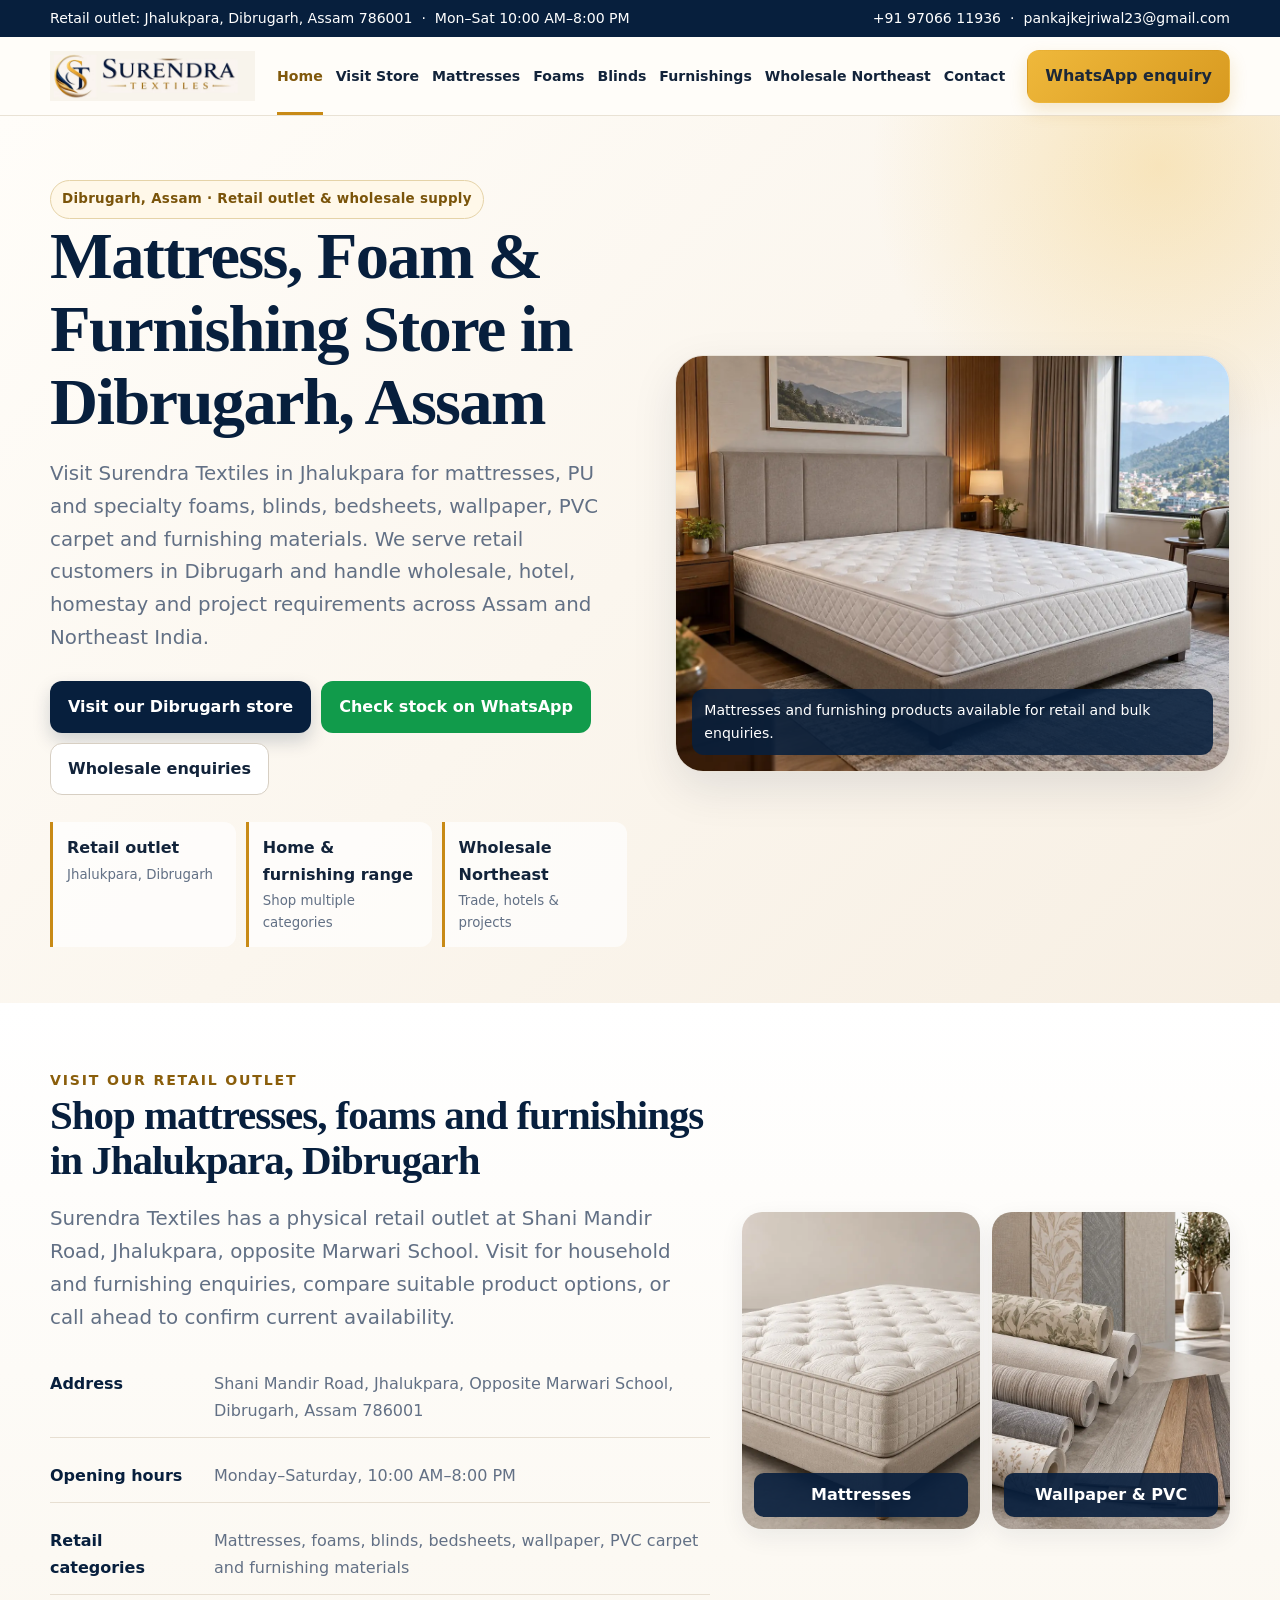
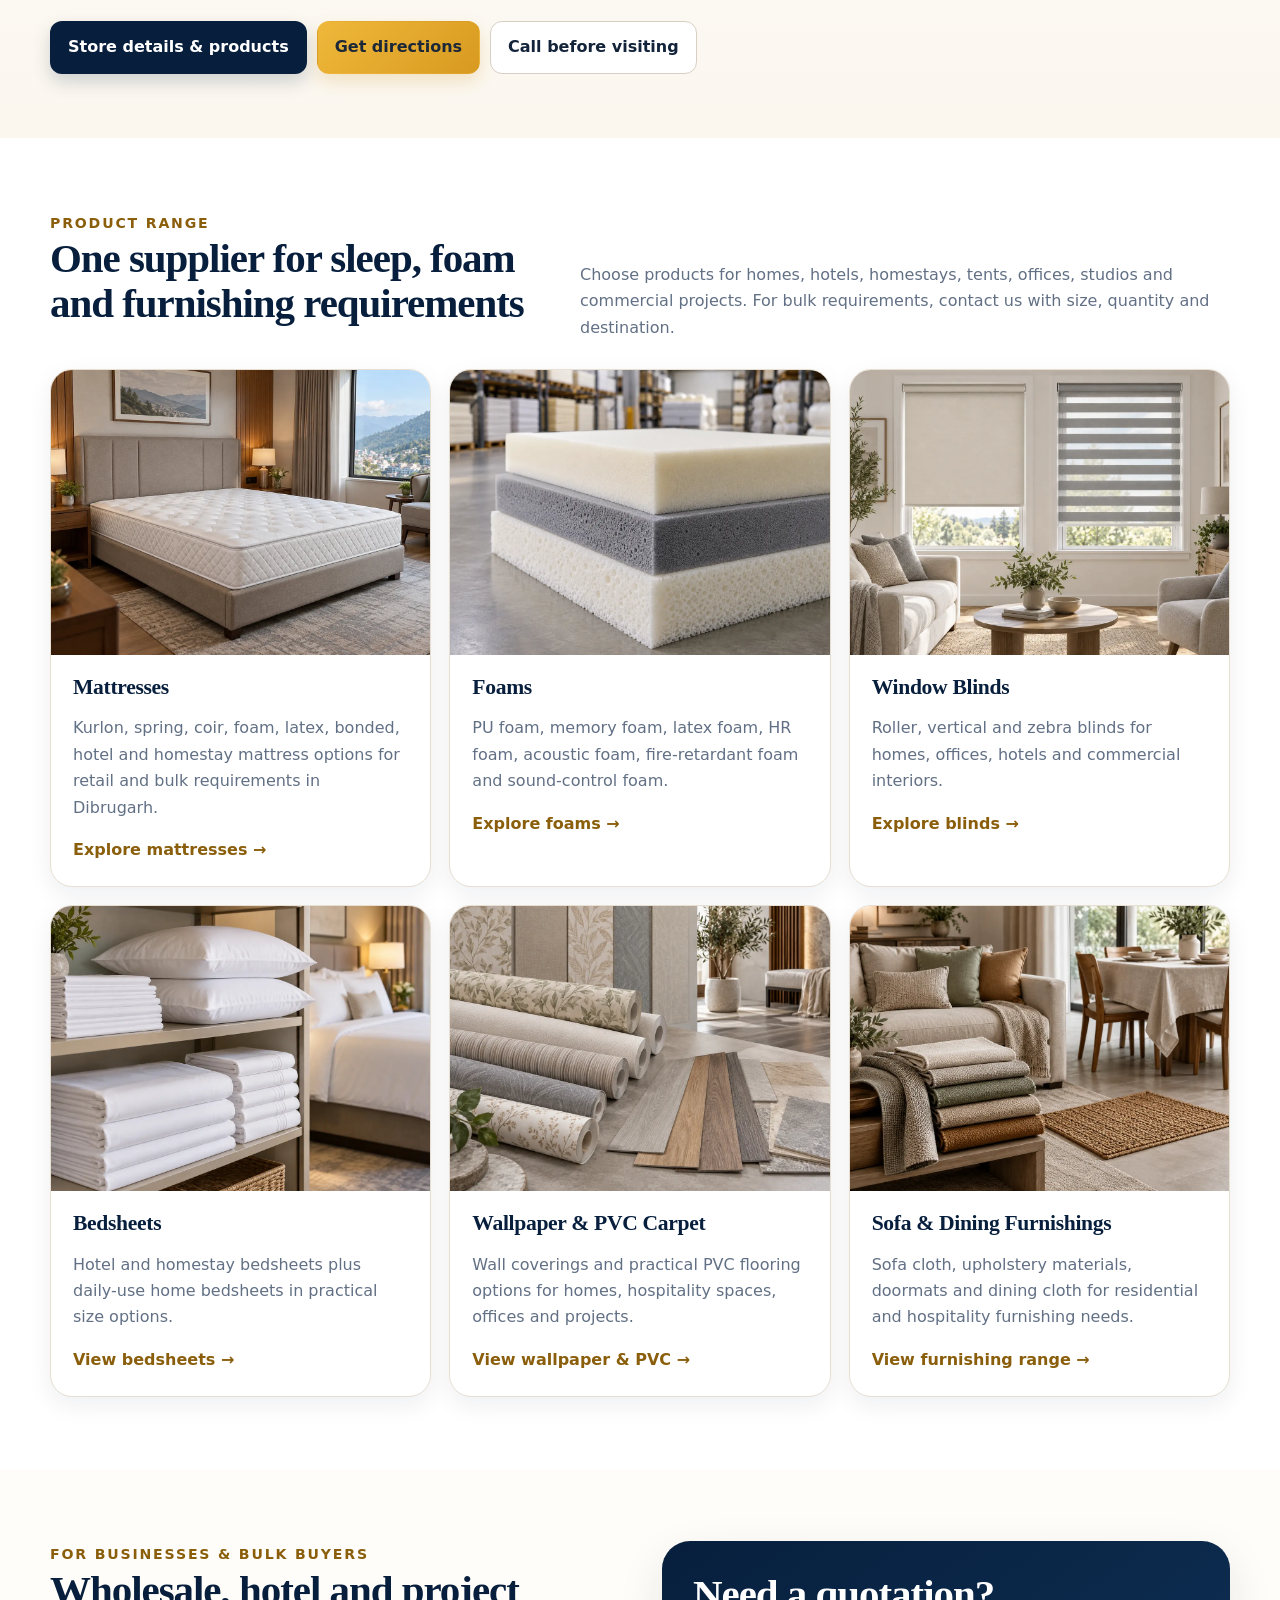
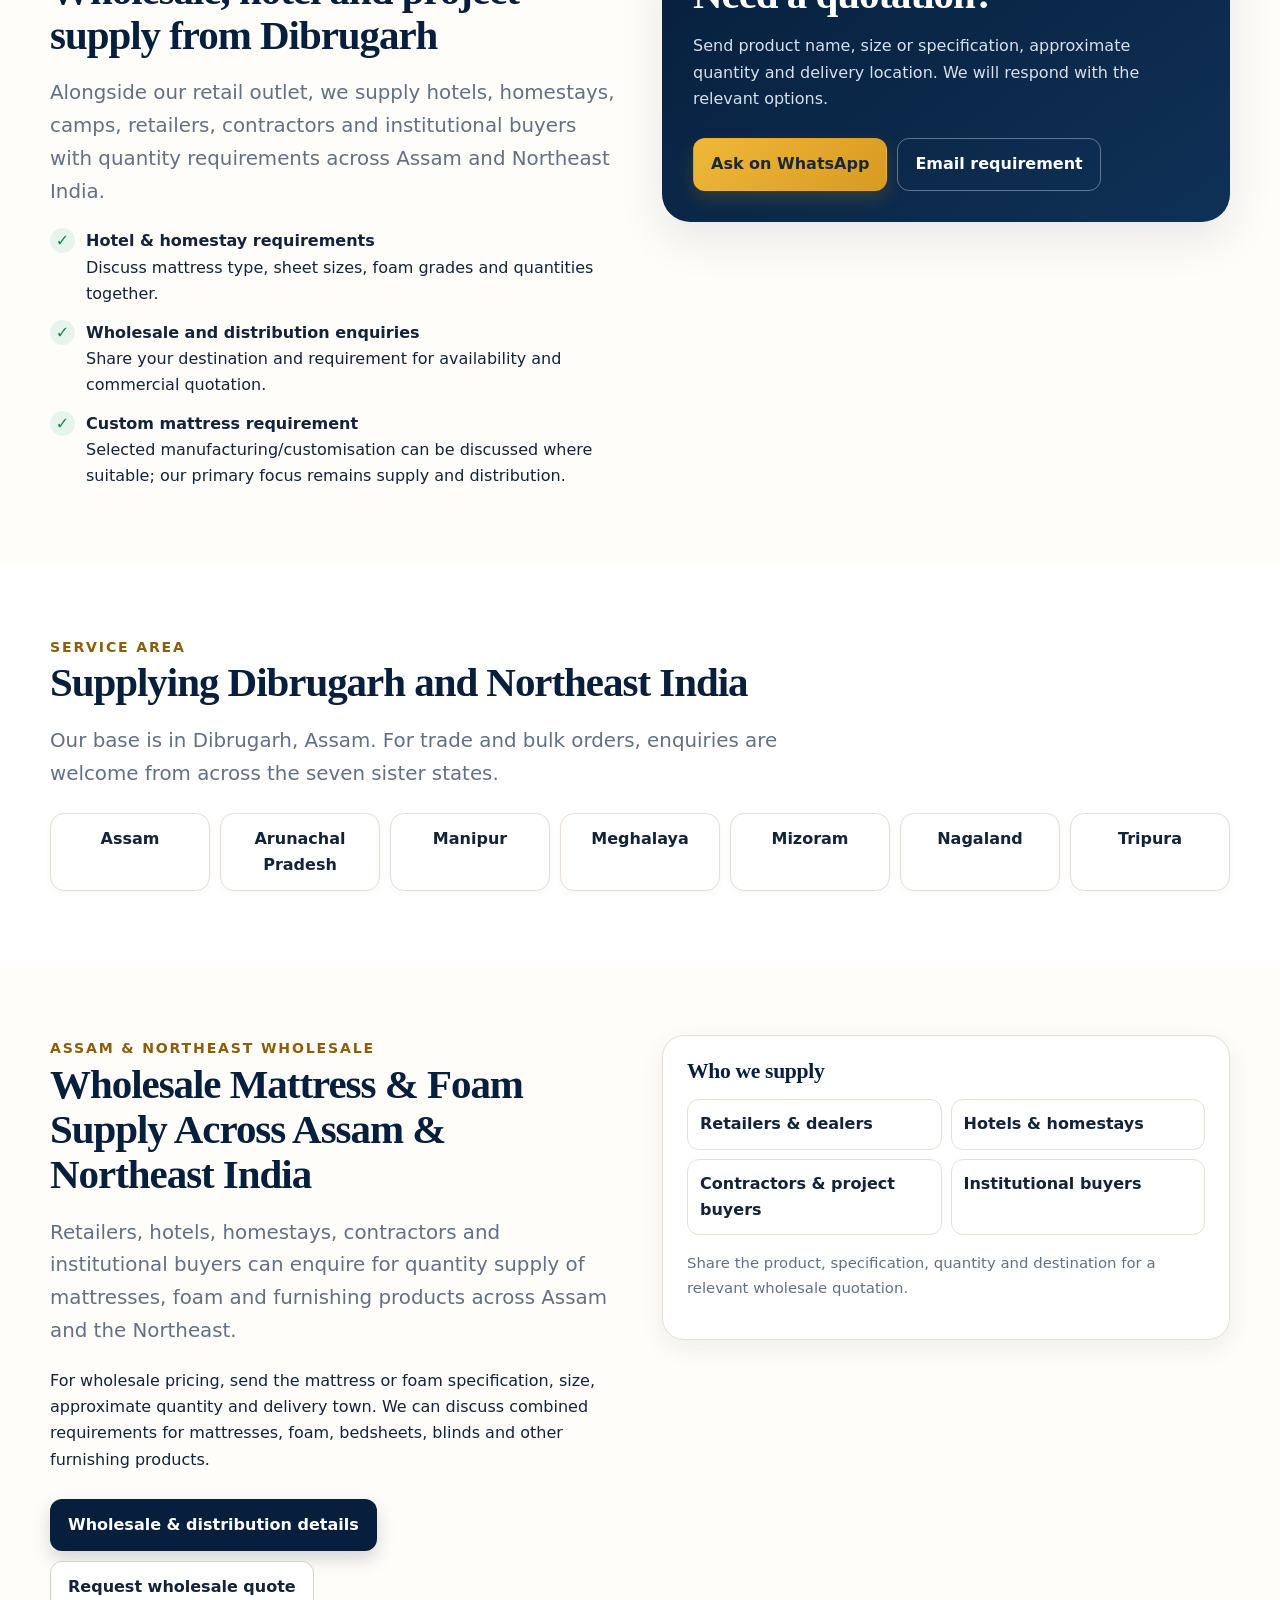
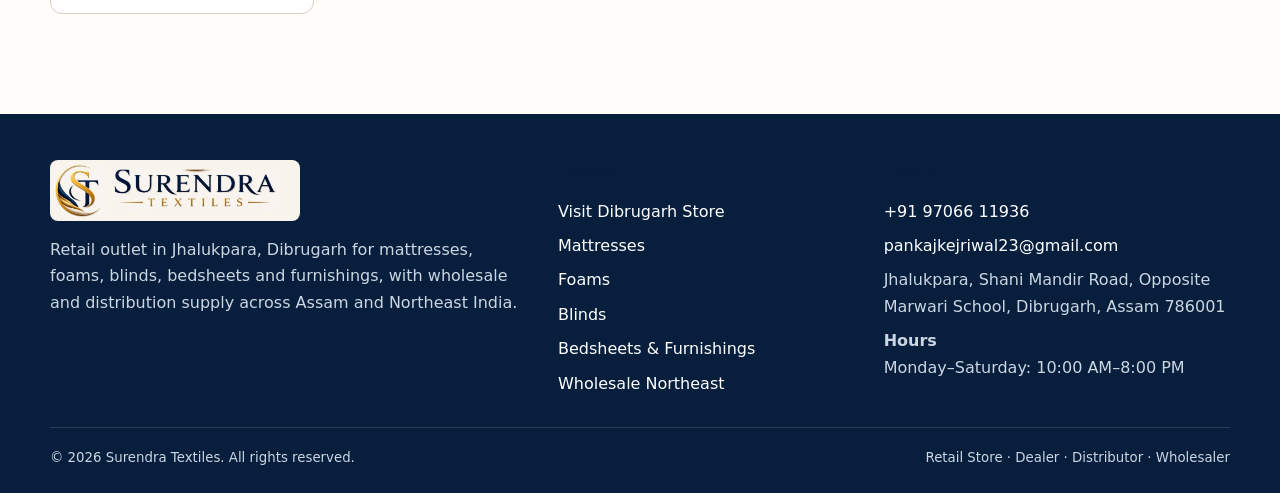
<file: index.html>
<!DOCTYPE html>

<html lang="en-IN">
<head>
<meta charset="utf-8"/>
<meta content="width=device-width,initial-scale=1" name="viewport"/>
<title>Mattress &amp; Furnishing Store in Dibrugarh | Surendra Textiles</title>
<meta content="Visit Surendra Textiles retail outlet in Jhalukpara, Dibrugarh for mattresses, foams, blinds, bedsheets, wallpaper, PVC carpet and furnishings. Wholesale supply across Assam and Northeast India." name="description"/>
<meta content="index,follow" name="robots"/>
<link href="https://surendratextiles.in/" rel="canonical"/>
<link href="assets/surendra-textiles-icon.webp" rel="icon" type="image/webp"/>
<meta content="#14202f" name="theme-color"/>
<meta content="website" property="og:type"/>
<meta content="Surendra Textiles" property="og:site_name"/>
<meta content="Mattress &amp; Furnishing Store in Dibrugarh, Assam | Surendra Textiles" property="og:title"/>
<meta content="Retail outlet in Jhalukpara, Dibrugarh for mattresses, foams, blinds, bedsheets, wallpaper and furnishings, with wholesale supply across Assam and Northeast India." property="og:description"/>
<meta content="https://surendratextiles.in/" property="og:url"/>
<meta content="https://surendratextiles.in/assets/og-surendra-textiles.jpg" property="og:image"/>
<meta content="Surendra Textiles mattress, foam and furnishing supplier in Dibrugarh, Assam" property="og:image:alt"/>
<meta content="summary_large_image" name="twitter:card"/>
<link as="image" fetchpriority="high" href="assets/products/hotel-mattress-dibrugarh.webp" rel="preload" type="image/webp"/>
<link href="styles.css" rel="stylesheet"/>
<script type="application/ld+json">{
  "@context": "https://schema.org",
  "@graph": [
    {
      "@type": "WebSite",
      "@id": "https://surendratextiles.in/#website",
      "url": "https://surendratextiles.in/",
      "name": "Surendra Textiles",
      "inLanguage": "en-IN"
    },
    {
      "@type": "HomeGoodsStore",
      "@id": "https://surendratextiles.in/#business",
      "name": "Surendra Textiles",
      "url": "https://surendratextiles.in/",
      "image": "https://surendratextiles.in/assets/products/hotel-mattress-dibrugarh.webp",
      "logo": "https://surendratextiles.in/assets/surendra-textiles-logo.webp",
      "telephone": "+919706611936",
      "email": "pankajkejriwal23@gmail.com",
      "openingHoursSpecification": {
        "@type": "OpeningHoursSpecification",
        "dayOfWeek": [
          "Monday",
          "Tuesday",
          "Wednesday",
          "Thursday",
          "Friday",
          "Saturday"
        ],
        "opens": "10:00",
        "closes": "20:00"
      },
      "description": "Physical retail outlet in Jhalukpara, Dibrugarh for mattresses, foams, blinds, bedsheets, wallpaper, PVC carpet and furnishings, with wholesale supply across Assam and Northeast India.",
      "address": {
        "@type": "PostalAddress",
        "streetAddress": "Shani Mandir Road, Jhalukpara, Opposite Marwari School",
        "addressLocality": "Dibrugarh",
        "addressRegion": "Assam",
        "postalCode": "786001",
        "addressCountry": "IN"
      },
      "areaServed": [
        {
          "@type": "City",
          "name": "Dibrugarh"
        },
        {
          "@type": "State",
          "name": "Assam"
        },
        {
          "@type": "Place",
          "name": "Northeast India"
        }
      ],
      "hasOfferCatalog": {
        "@type": "OfferCatalog",
        "name": "Mattresses, Foams and Furnishings",
        "itemListElement": [
          {
            "@type": "OfferCatalog",
            "name": "Mattresses"
          },
          {
            "@type": "OfferCatalog",
            "name": "Foams"
          },
          {
            "@type": "OfferCatalog",
            "name": "Blinds"
          },
          {
            "@type": "OfferCatalog",
            "name": "Bedsheets"
          },
          {
            "@type": "OfferCatalog",
            "name": "Wallpaper and Furnishings"
          }
        ]
      }
    }
  ]
}</script>
</head>
<body>
<a class="skip" href="#main">Skip to main content</a>
<div class="topbar">
<div class="container">
<span>Retail outlet: Jhalukpara, Dibrugarh, Assam 786001  ·  Mon–Sat 10:00 AM–8:00 PM</span>
<span><a href="tel:+919706611936">+91 97066 11936</a>  ·  <a href="mailto:pankajkejriwal23@gmail.com">pankajkejriwal23@gmail.com</a></span>
</div>
</div>
<header class="header">
<div class="container nav">
<a aria-label="Surendra Textiles home" class="brand" href="index.html"><img alt="Surendra Textiles" class="brand-logo" height="220" src="assets/surendra-textiles-logo.webp" width="900"/></a>
<button aria-controls="main-nav" aria-expanded="false" class="menu" type="button">Menu</button>
<nav aria-label="Primary navigation" class="navlinks" id="main-nav"><a aria-current="page" href="index.html">Home</a><a href="store-dibrugarh.html">Visit Store</a><a href="mattresses.html">Mattresses</a><a href="foams.html">Foams</a><a href="blinds.html">Blinds</a><a href="furnishings.html">Furnishings</a><a href="wholesale-northeast.html">Wholesale Northeast</a><a href="contact.html">Contact</a></nav>
<a class="cta gold" href="https://wa.me/919706611936?text=Hello%20Surendra%20Textiles%2C%20I%20have%20a%20product%20enquiry." rel="noopener" target="_blank">WhatsApp enquiry</a>
</div>
</header>
<main id="main">
<section class="hero">
<div class="container hero-grid">
<div class="hero-copy">
<span class="eyebrow">Dibrugarh, Assam · Retail outlet &amp; wholesale supply</span>
<h1>Mattress, Foam &amp; Furnishing Store in Dibrugarh, Assam</h1>
<p class="lead">Visit Surendra Textiles in Jhalukpara for mattresses, PU and specialty foams, blinds, bedsheets, wallpaper, PVC carpet and furnishing materials. We serve retail customers in Dibrugarh and handle wholesale, hotel, homestay and project requirements across Assam and Northeast India.</p>
<div class="hero-actions"><a class="cta primary" href="store-dibrugarh.html">Visit our Dibrugarh store</a><a class="cta whatsapp" href="https://wa.me/919706611936?text=Hello%20Surendra%20Textiles%2C%20I%20want%20to%20check%20product%20availability%20at%20your%20Dibrugarh%20store." rel="noopener" target="_blank">Check stock on WhatsApp</a><a class="cta ghost" href="wholesale-northeast.html">Wholesale enquiries</a></div>
<div aria-label="Business highlights" class="trust-row"><span><strong>Retail outlet</strong><small>Jhalukpara, Dibrugarh</small></span><span><strong>Home &amp; furnishing range</strong><small>Shop multiple categories</small></span><span><strong>Wholesale Northeast</strong><small>Trade, hotels &amp; projects</small></span></div>
</div>
<figure class="hero-media">
<img alt="Illustrative white hotel mattress displayed in a furnished room" decoding="async" fetchpriority="high" height="900" loading="eager" src="assets/products/hotel-mattress-dibrugarh.webp" width="1200"/>
<figcaption>Mattresses and furnishing products available for retail and bulk enquiries.</figcaption>
</figure>
</div>
</section><section class="section retail-outlet-section">
<div class="container retail-outlet-grid">
<div class="retail-outlet-copy">
<span class="kicker">Visit our retail outlet</span>
<h2>Shop mattresses, foams and furnishings in Jhalukpara, Dibrugarh</h2>
<p class="lead">Surendra Textiles has a physical retail outlet at Shani Mandir Road, Jhalukpara, opposite Marwari School. Visit for household and furnishing enquiries, compare suitable product options, or call ahead to confirm current availability.</p>
<div class="store-facts">
<div><strong>Address</strong><span>Shani Mandir Road, Jhalukpara, Opposite Marwari School, Dibrugarh, Assam 786001</span></div>
<div><strong>Opening hours</strong><span>Monday–Saturday, 10:00 AM–8:00 PM</span></div>
<div><strong>Retail categories</strong><span>Mattresses, foams, blinds, bedsheets, wallpaper, PVC carpet and furnishing materials</span></div>
</div>
<div class="hero-actions">
<a class="cta primary" href="store-dibrugarh.html">Store details &amp; products</a>
<a class="cta gold" href="https://www.google.com/maps/search/?api=1&amp;query=Surendra%20Textiles%20Shani%20Mandir%20Road%20Jhalukpara%20Dibrugarh%20Assam%20786001" rel="noopener" target="_blank">Get directions</a>
<a class="cta ghost" href="tel:+919706611936">Call before visiting</a>
</div>
</div>
<div aria-label="Popular products at Surendra Textiles" class="retail-product-preview">
<a href="mattresses.html"><img alt="Spring mattress available for enquiry at Surendra Textiles in Dibrugarh" decoding="async" height="900" loading="lazy" src="assets/products/spring-mattress.webp" width="1200"/><span>Mattresses</span></a>
<a href="furnishings.html"><img alt="Wallpaper and PVC flooring samples available for enquiry in Dibrugarh" decoding="async" height="900" loading="lazy" src="assets/products/wallpaper-pvc.webp" width="1200"/><span>Wallpaper &amp; PVC</span></a>
</div>
</div>
</section>
<section class="section alt">
<div class="container">
<div class="section-head">
<div><span class="kicker">Product range</span><h2>One supplier for sleep, foam and furnishing requirements</h2></div>
<p>Choose products for homes, hotels, homestays, tents, offices, studios and commercial projects. For bulk requirements, contact us with size, quantity and destination.</p>
</div>
<div class="cards product-cards">
<article class="card image-card">
<a class="card-image-link" href="mattresses.html"><img alt="Illustrative hotel mattress displayed in a modern bedroom" decoding="async" height="900" loading="lazy" src="assets/products/hotel-mattress-dibrugarh.webp" width="1200"/></a>
<div class="card-body"><h3>Mattresses</h3><p>Kurlon, spring, coir, foam, latex, bonded, hotel and homestay mattress options for retail and bulk requirements in Dibrugarh.</p><a class="more" href="mattresses.html">Explore mattresses →</a></div>
</article>
<article class="card image-card">
<a class="card-image-link" href="foams.html"><img alt="Stacked PU, HR and memory foam slabs for bedding and furniture applications" decoding="async" height="900" loading="lazy" src="assets/products/pu-hr-memory-foam.webp" width="1200"/></a>
<div class="card-body"><h3>Foams</h3><p>PU foam, memory foam, latex foam, HR foam, acoustic foam, fire-retardant foam and sound-control foam.</p><a class="more" href="foams.html">Explore foams →</a></div>
</article>
<article class="card image-card">
<a class="card-image-link" href="blinds.html"><img alt="Roller blind and zebra blind installed on adjacent windows" decoding="async" height="900" loading="lazy" src="assets/products/roller-zebra-blinds.webp" width="1200"/></a>
<div class="card-body"><h3>Window Blinds</h3><p>Roller, vertical and zebra blinds for homes, offices, hotels and commercial interiors.</p><a class="more" href="blinds.html">Explore blinds →</a></div>
</article>
<article class="card image-card">
<a class="card-image-link" href="furnishings.html"><img alt="Crisp white hotel bedsheets and pillowcases arranged on a linen shelf" decoding="async" height="900" loading="lazy" src="assets/products/hotel-bedsheets.webp" width="1200"/></a>
<div class="card-body"><h3>Bedsheets</h3><p>Hotel and homestay bedsheets plus daily-use home bedsheets in practical size options.</p><a class="more" href="furnishings.html">View bedsheets →</a></div>
</article>
<article class="card image-card">
<a class="card-image-link" href="furnishings.html"><img alt="Wallpaper rolls and PVC flooring samples displayed in a furnishing showroom" decoding="async" height="900" loading="lazy" src="assets/products/wallpaper-pvc.webp" width="1200"/></a>
<div class="card-body"><h3>Wallpaper &amp; PVC Carpet</h3><p>Wall coverings and practical PVC flooring options for homes, hospitality spaces, offices and projects.</p><a class="more" href="furnishings.html">View wallpaper &amp; PVC →</a></div>
</article>
<article class="card image-card">
<a class="card-image-link" href="furnishings.html"><img alt="Sofa upholstery fabrics, dining cloth and doormat in a warm home interior" decoding="async" height="900" loading="lazy" src="assets/products/sofa-dining-furnishings.webp" width="1200"/></a>
<div class="card-body"><h3>Sofa &amp; Dining Furnishings</h3><p>Sofa cloth, upholstery materials, doormats and dining cloth for residential and hospitality furnishing needs.</p><a class="more" href="furnishings.html">View furnishing range →</a></div>
</article>
</div>
</div>
</section>
<section class="section">
<div class="container split">
<div>
<span class="kicker">For businesses &amp; bulk buyers</span>
<h2>Wholesale, hotel and project supply from Dibrugarh</h2>
<p class="lead">Alongside our retail outlet, we supply hotels, homestays, camps, retailers, contractors and institutional buyers with quantity requirements across Assam and Northeast India.</p>
<div class="checks">
<div class="check"><b>✓</b><div><strong>Hotel &amp; homestay requirements</strong><br/><span>Discuss mattress type, sheet sizes, foam grades and quantities together.</span></div></div>
<div class="check"><b>✓</b><div><strong>Wholesale and distribution enquiries</strong><br/><span>Share your destination and requirement for availability and commercial quotation.</span></div></div>
<div class="check"><b>✓</b><div><strong>Custom mattress requirement</strong><br/><span>Selected manufacturing/customisation can be discussed where suitable; our primary focus remains supply and distribution.</span></div></div>
</div>
</div>
<aside class="quote-box">
<h2>Need a quotation?</h2>
<p>Send product name, size or specification, approximate quantity and delivery location. We will respond with the relevant options.</p>
<div class="hero-actions">
<a class="cta gold" href="https://wa.me/919706611936?text=Hello%20Surendra%20Textiles%2C%20I%20need%20a%20bulk%20quotation." rel="noopener" target="_blank">Ask on WhatsApp</a>
<a class="cta ghost" href="mailto:pankajkejriwal23@gmail.com">Email requirement</a>
</div>
</aside>
</div>
</section>
<section class="section alt">
<div class="container">
<span class="kicker">Service area</span>
<h2>Supplying Dibrugarh and Northeast India</h2>
<p class="lead">Our base is in Dibrugarh, Assam. For trade and bulk orders, enquiries are welcome from across the seven sister states.</p>
<div aria-label="States served" class="service-area">
<a class="state" href="wholesale-northeast.html#assam">Assam</a><a class="state" href="wholesale-northeast.html#arunachal">Arunachal Pradesh</a><a class="state" href="wholesale-northeast.html#manipur">Manipur</a><a class="state" href="wholesale-northeast.html#meghalaya">Meghalaya</a><a class="state" href="wholesale-northeast.html#mizoram">Mizoram</a><a class="state" href="wholesale-northeast.html#nagaland">Nagaland</a><a class="state" href="wholesale-northeast.html#tripura">Tripura</a>
</div>
</div>
</section>
<section class="section">
<div class="container split">
<div>
<span class="kicker">Assam &amp; Northeast wholesale</span>
<h2>Wholesale Mattress &amp; Foam Supply Across Assam &amp; Northeast India</h2>
<p class="lead">Retailers, hotels, homestays, contractors and institutional buyers can enquire for quantity supply of mattresses, foam and furnishing products across Assam and the Northeast.</p>
<p>For wholesale pricing, send the mattress or foam specification, size, approximate quantity and delivery town. We can discuss combined requirements for mattresses, foam, bedsheets, blinds and other furnishing products.</p>
<div class="hero-actions">
<a class="cta primary" href="wholesale-northeast.html">Wholesale &amp; distribution details</a>
<a class="cta ghost" href="https://wa.me/919706611936?text=Hello%20Surendra%20Textiles%2C%20I%20need%20a%20wholesale%20quotation%20for%20Assam%20or%20Northeast%20India." rel="noopener" target="_blank">Request wholesale quote</a>
</div>
</div>
<aside class="card">
<h3>Who we supply</h3>
<div class="buyer-list">
<span>Retailers &amp; dealers</span>
<span>Hotels &amp; homestays</span>
<span>Contractors &amp; project buyers</span>
<span>Institutional buyers</span>
</div>
<p class="micro">Share the product, specification, quantity and destination for a relevant wholesale quotation.</p>
</aside>
</div>
</section>
</main>
<footer class="footer">
<div class="container">
<div class="footer-grid">
<div>
<a aria-label="Surendra Textiles home" class="brand" href="index.html"><img alt="Surendra Textiles" class="brand-logo" height="220" src="assets/surendra-textiles-logo.webp" width="900"/></a>
<p>Retail outlet in Jhalukpara, Dibrugarh for mattresses, foams, blinds, bedsheets and furnishings, with wholesale and distribution supply across Assam and Northeast India.</p>
</div>
<div>
<h3>Products</h3>
<div class="footer-links"><a href="store-dibrugarh.html">Visit Dibrugarh Store</a><a href="mattresses.html">Mattresses</a><a href="foams.html">Foams</a><a href="blinds.html">Blinds</a><a href="furnishings.html">Bedsheets &amp; Furnishings</a><a href="wholesale-northeast.html">Wholesale Northeast</a></div>
</div>
<div>
<h3>Contact</h3>
<div class="footer-links">
<a href="tel:+919706611936">+91 97066 11936</a>
<a href="mailto:pankajkejriwal23@gmail.com">pankajkejriwal23@gmail.com</a>
<span>Jhalukpara, Shani Mandir Road, Opposite Marwari School, Dibrugarh, Assam 786001</span>
<span><strong>Hours</strong><br/>Monday–Saturday: 10:00 AM–8:00 PM</span>
</div>
</div>
</div>
<div class="copyright">
<small>© <span data-year=""></span> Surendra Textiles. All rights reserved.</small>
<small>Retail Store · Dealer · Distributor · Wholesaler</small>
</div>
</div>
</footer>
<div aria-label="Quick contact" class="sticky-actions">
<a href="tel:+919706611936">Call now</a>
<a href="https://wa.me/919706611936?text=Hello%20Surendra%20Textiles%2C%20I%20have%20a%20product%20enquiry." rel="noopener" target="_blank">WhatsApp</a>
</div>
<script defer="" src="script.js"></script>
</body>
</html>
</file>
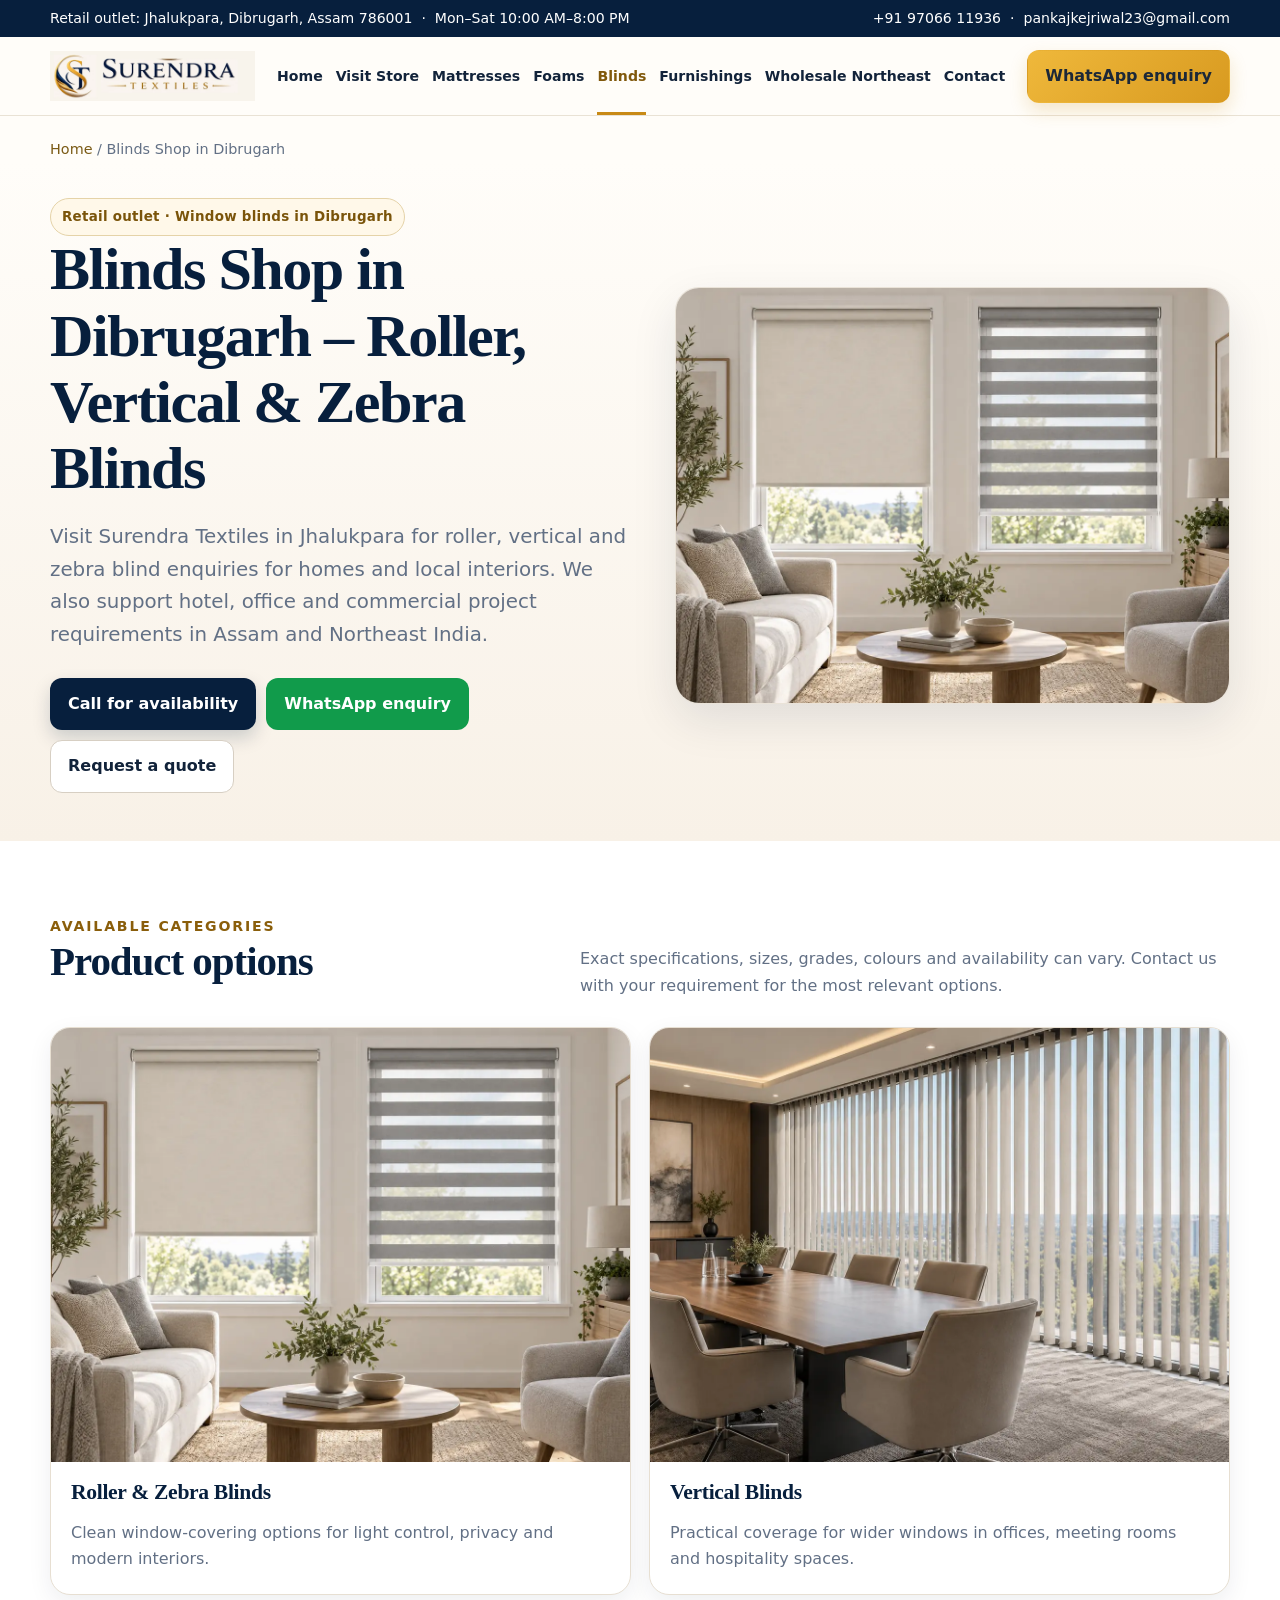
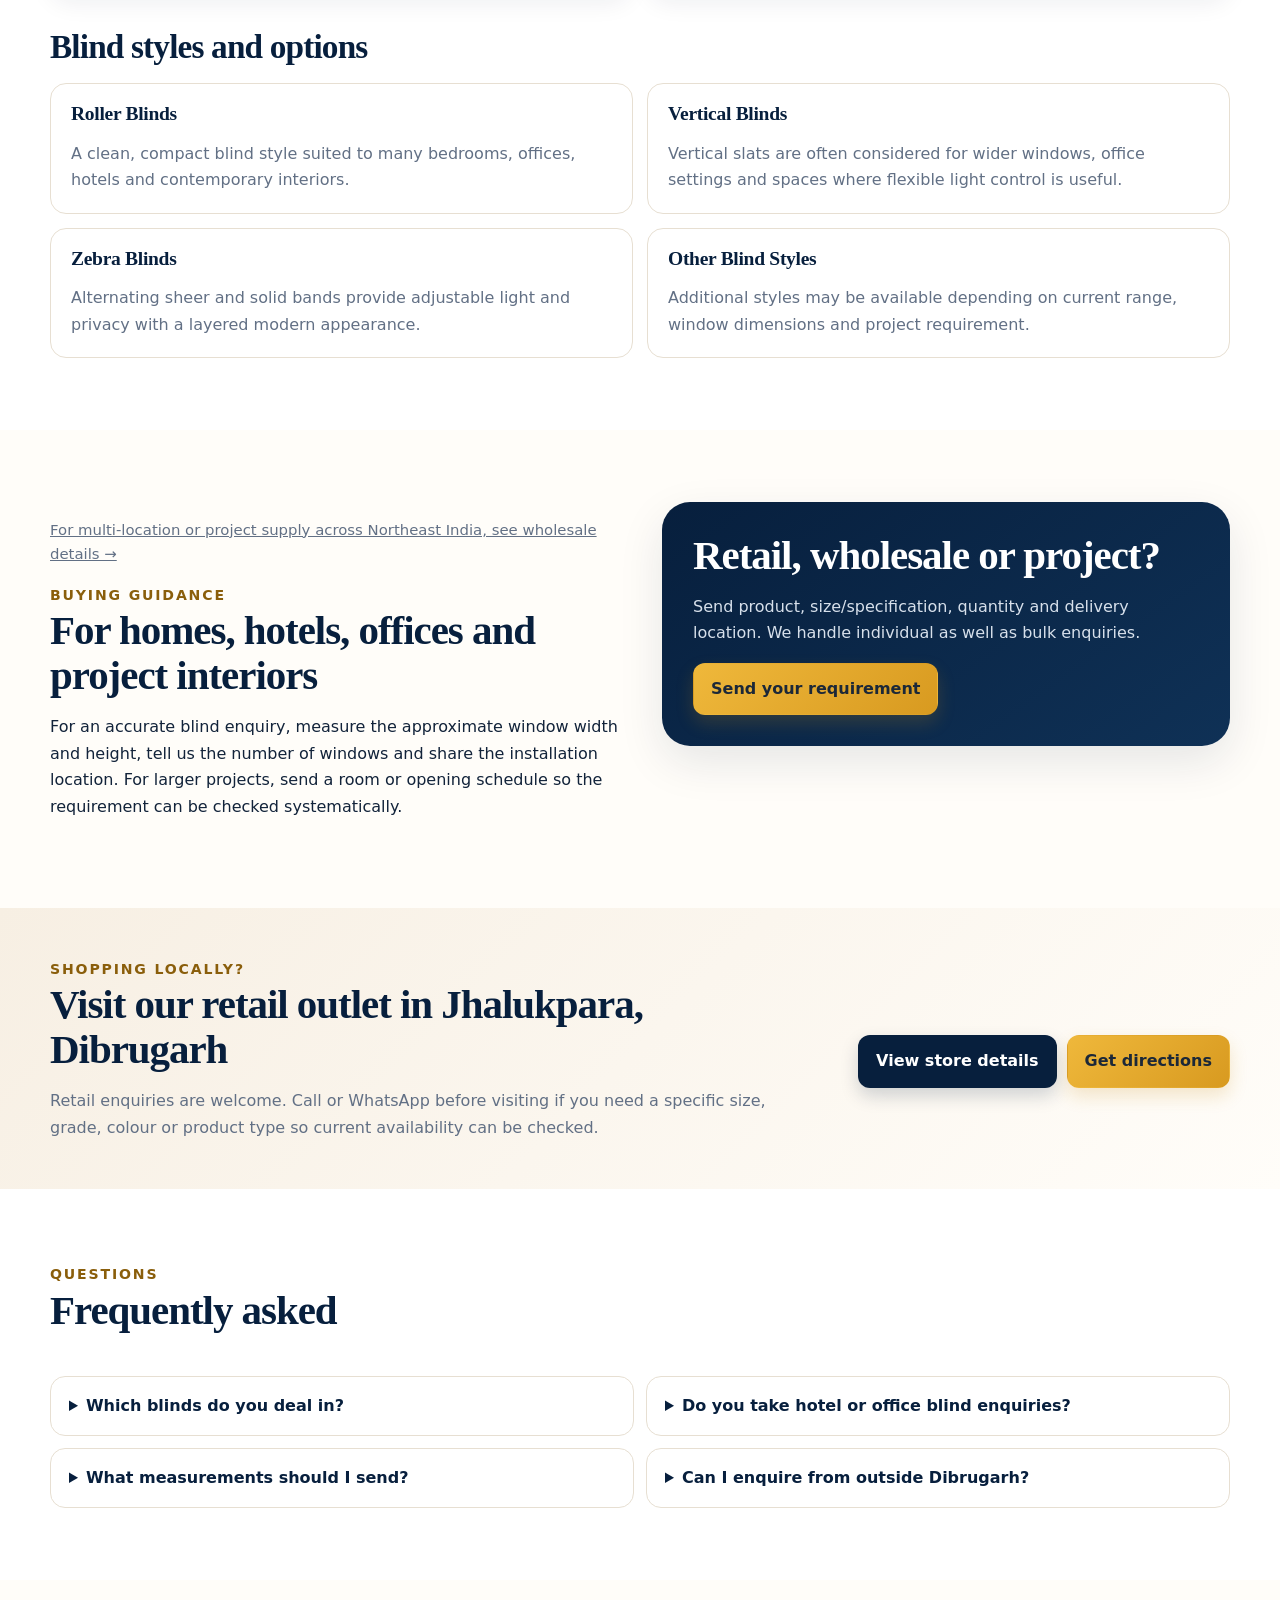
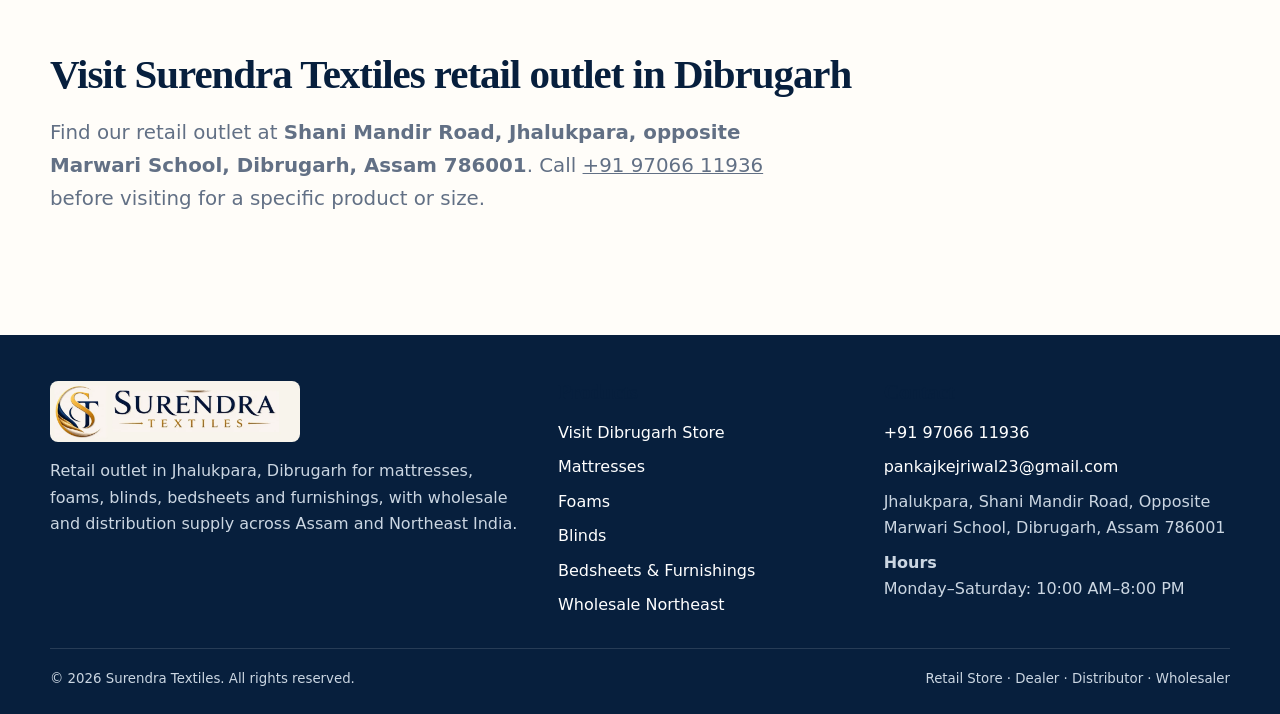
<file: blinds.html>
<!DOCTYPE html>

<html lang="en-IN">
<head>
<meta charset="utf-8"/>
<meta content="width=device-width,initial-scale=1" name="viewport"/>
<title>Blinds Shop in Dibrugarh | Roller, Vertical &amp; Zebra Blinds</title>
<meta content="Visit Surendra Textiles in Dibrugarh for roller blinds, vertical blinds and zebra blinds for homes, offices, hotels and commercial interiors. Retail and project enquiries welcome." name="description"/>
<meta content="index,follow" name="robots"/>
<link href="https://surendratextiles.in/blinds.html" rel="canonical"/>
<link href="assets/surendra-textiles-icon.webp" rel="icon" type="image/webp"/>
<meta content="#14202f" name="theme-color"/>
<meta content="website" property="og:type"/>
<meta content="Surendra Textiles" property="og:site_name"/>
<meta content="Blinds Shop in Dibrugarh | Roller, Vertical &amp; Zebra Blinds" property="og:title"/>
<meta content="Shop roller, vertical and zebra blinds in Dibrugarh for homes, offices, hotels and commercial interiors." property="og:description"/>
<meta content="https://surendratextiles.in/blinds.html" property="og:url"/>
<meta content="https://surendratextiles.in/assets/og-surendra-textiles.jpg" property="og:image"/>
<meta content="Surendra Textiles mattress, foam and furnishing supplier in Dibrugarh, Assam" property="og:image:alt"/>
<meta content="summary_large_image" name="twitter:card"/>
<link as="image" fetchpriority="high" href="assets/products/roller-zebra-blinds.webp" rel="preload" type="image/webp"/>
<link href="styles.css" rel="stylesheet"/>
<script type="application/ld+json">
{
  "@context":"https://schema.org",
  "@type":"BreadcrumbList",
  "itemListElement":[
    {"@type":"ListItem","position":1,"name":"Home","item":"https://surendratextiles.in/"},
    {"@type":"ListItem","position":2,"name":"Roller, Vertical & Zebra Blinds in Dibrugarh","item":"https://surendratextiles.in/blinds.html"}
  ]
}
</script>
</head>
<body>
<a class="skip" href="#main">Skip to main content</a>
<div class="topbar">
<div class="container">
<span>Retail outlet: Jhalukpara, Dibrugarh, Assam 786001  ·  Mon–Sat 10:00 AM–8:00 PM</span>
<span><a href="tel:+919706611936">+91 97066 11936</a>  ·  <a href="mailto:pankajkejriwal23@gmail.com">pankajkejriwal23@gmail.com</a></span>
</div>
</div>
<header class="header">
<div class="container nav">
<a aria-label="Surendra Textiles home" class="brand" href="index.html"><img alt="Surendra Textiles" class="brand-logo" height="220" src="assets/surendra-textiles-logo.webp" width="900"/></a>
<button aria-controls="main-nav" aria-expanded="false" class="menu" type="button">Menu</button>
<nav aria-label="Primary navigation" class="navlinks" id="main-nav"><a href="index.html">Home</a><a href="store-dibrugarh.html">Visit Store</a><a href="mattresses.html">Mattresses</a><a href="foams.html">Foams</a><a aria-current="page" href="blinds.html">Blinds</a><a href="furnishings.html">Furnishings</a><a href="wholesale-northeast.html">Wholesale Northeast</a><a href="contact.html">Contact</a></nav>
<a class="cta gold" href="https://wa.me/919706611936?text=Hello%20Surendra%20Textiles%2C%20I%20have%20a%20product%20enquiry." rel="noopener" target="_blank">WhatsApp enquiry</a>
</div>
</header>
<main id="main">
<div class="container breadcrumb"><a href="index.html">Home</a> / <span>Blinds Shop in Dibrugarh</span></div>
<section class="page-hero">
<div class="container page-hero-grid">
<div class="hero-copy">
<span class="eyebrow">Retail outlet · Window blinds in Dibrugarh</span>
<h1>Blinds Shop in Dibrugarh – Roller, Vertical &amp; Zebra Blinds</h1>
<p class="lead">Visit Surendra Textiles in Jhalukpara for roller, vertical and zebra blind enquiries for homes and local interiors. We also support hotel, office and commercial project requirements in Assam and Northeast India.</p>
<div class="hero-actions">
<a class="cta primary" href="tel:+919706611936">Call for availability</a>
<a class="cta whatsapp" href="https://wa.me/919706611936?text=Hello%20Surendra%20Textiles%2C%20I%20have%20an%20enquiry%20about%20window%20blinds." rel="noopener" target="_blank">WhatsApp enquiry</a>
<a class="cta ghost" href="contact.html">Request a quote</a>
</div>
</div>
<figure class="hero-media compact">
<img alt="Roller blind and zebra blind installed in a bright modern room" decoding="async" fetchpriority="high" height="900" loading="eager" src="assets/products/roller-zebra-blinds.webp" width="1200"/>
</figure>
</div>
</section>
<section class="section alt">
<div class="container">
<div class="section-head"><div><span class="kicker">Available categories</span><h2>Product options</h2></div><p>Exact specifications, sizes, grades, colours and availability can vary. Contact us with your requirement for the most relevant options.</p></div>
<div class="showcase-grid two">
<article class="showcase-card"><img alt="Roller blind and zebra blind on adjacent windows" decoding="async" height="900" loading="lazy" src="assets/products/roller-zebra-blinds.webp" width="1200"/><div><h3>Roller &amp; Zebra Blinds</h3><p>Clean window-covering options for light control, privacy and modern interiors.</p></div></article>
<article class="showcase-card"><img alt="Vertical blinds installed across wide office windows" decoding="async" height="900" loading="lazy" src="assets/products/vertical-blinds.webp" width="1200"/><div><h3>Vertical Blinds</h3><p>Practical coverage for wider windows in offices, meeting rooms and hospitality spaces.</p></div></article>
</div>
<h2 class="subsection-title">Blind styles and options</h2>
<div class="product-list"><article class="product-row"><h3>Roller Blinds</h3><p>A clean, compact blind style suited to many bedrooms, offices, hotels and contemporary interiors.</p></article><article class="product-row"><h3>Vertical Blinds</h3><p>Vertical slats are often considered for wider windows, office settings and spaces where flexible light control is useful.</p></article><article class="product-row"><h3>Zebra Blinds</h3><p>Alternating sheer and solid bands provide adjustable light and privacy with a layered modern appearance.</p></article><article class="product-row"><h3>Other Blind Styles</h3><p>Additional styles may be available depending on current range, window dimensions and project requirement.</p></article></div>
</div>
</section>
<section class="section">
<div class="container split">
<div><p class="micro"><a href="wholesale-northeast.html">For multi-location or project supply across Northeast India, see wholesale details →</a></p>
<span class="kicker">Buying guidance</span><h2>For homes, hotels, offices and project interiors</h2><p>For an accurate blind enquiry, measure the approximate window width and height, tell us the number of windows and share the installation location. For larger projects, send a room or opening schedule so the requirement can be checked systematically.</p></div>
<aside class="quote-box"><h2>Retail, wholesale or project?</h2><p>Send product, size/specification, quantity and delivery location. We handle individual as well as bulk enquiries.</p><a class="cta gold" href="contact.html">Send your requirement</a></aside>
</div>
</section>
<section class="section retail-visit-band">
<div class="container retail-visit-inner">
<div><span class="kicker">Shopping locally?</span><h2>Visit our retail outlet in Jhalukpara, Dibrugarh</h2><p>Retail enquiries are welcome. Call or WhatsApp before visiting if you need a specific size, grade, colour or product type so current availability can be checked.</p></div>
<div class="hero-actions"><a class="cta primary" href="store-dibrugarh.html">View store details</a><a class="cta gold" href="https://www.google.com/maps/search/?api=1&amp;query=Surendra%20Textiles%20Shani%20Mandir%20Road%20Jhalukpara%20Dibrugarh%20Assam%20786001" rel="noopener" target="_blank">Get directions</a></div>
</div>
</section><section class="section alt">
<div class="container">
<div class="section-head"><div><span class="kicker">Questions</span><h2>Frequently asked</h2></div></div>
<div class="faq"><details><summary>Which blinds do you deal in?</summary><p>Our stated range includes roller blinds, vertical blinds, zebra blinds and other styles subject to current availability.</p></details><details><summary>Do you take hotel or office blind enquiries?</summary><p>Yes. Residential, hospitality, office and project enquiries are welcome.</p></details><details><summary>What measurements should I send?</summary><p>Send approximate window width and height for an initial discussion. Final measurements should be verified before ordering or installation.</p></details><details><summary>Can I enquire from outside Dibrugarh?</summary><p>Yes, especially for bulk and project requirements across Northeast India. Feasibility depends on product, quantity and destination.</p></details></div>
</div>
</section>
<section class="section">
<div class="container">
<h2>Visit Surendra Textiles retail outlet in Dibrugarh</h2>
<p class="lead">Find our retail outlet at <strong>Shani Mandir Road, Jhalukpara, opposite Marwari School, Dibrugarh, Assam 786001</strong>. Call <a href="tel:+919706611936">+91 97066 11936</a> before visiting for a specific product or size.</p>
</div>
</section>
</main>
<footer class="footer">
<div class="container">
<div class="footer-grid">
<div>
<a aria-label="Surendra Textiles home" class="brand" href="index.html"><img alt="Surendra Textiles" class="brand-logo" height="220" src="assets/surendra-textiles-logo.webp" width="900"/></a>
<p>Retail outlet in Jhalukpara, Dibrugarh for mattresses, foams, blinds, bedsheets and furnishings, with wholesale and distribution supply across Assam and Northeast India.</p>
</div>
<div>
<h3>Products</h3>
<div class="footer-links"><a href="store-dibrugarh.html">Visit Dibrugarh Store</a><a href="mattresses.html">Mattresses</a><a href="foams.html">Foams</a><a href="blinds.html">Blinds</a><a href="furnishings.html">Bedsheets &amp; Furnishings</a><a href="wholesale-northeast.html">Wholesale Northeast</a></div>
</div>
<div>
<h3>Contact</h3>
<div class="footer-links">
<a href="tel:+919706611936">+91 97066 11936</a>
<a href="mailto:pankajkejriwal23@gmail.com">pankajkejriwal23@gmail.com</a>
<span>Jhalukpara, Shani Mandir Road, Opposite Marwari School, Dibrugarh, Assam 786001</span>
<span><strong>Hours</strong><br/>Monday–Saturday: 10:00 AM–8:00 PM</span>
</div>
</div>
</div>
<div class="copyright">
<small>© <span data-year=""></span> Surendra Textiles. All rights reserved.</small>
<small>Retail Store · Dealer · Distributor · Wholesaler</small>
</div>
</div>
</footer>
<div aria-label="Quick contact" class="sticky-actions">
<a href="tel:+919706611936">Call now</a>
<a href="https://wa.me/919706611936?text=Hello%20Surendra%20Textiles%2C%20I%20have%20a%20product%20enquiry." rel="noopener" target="_blank">WhatsApp</a>
</div>
<script defer="" src="script.js"></script>
</body>
</html>
</file>
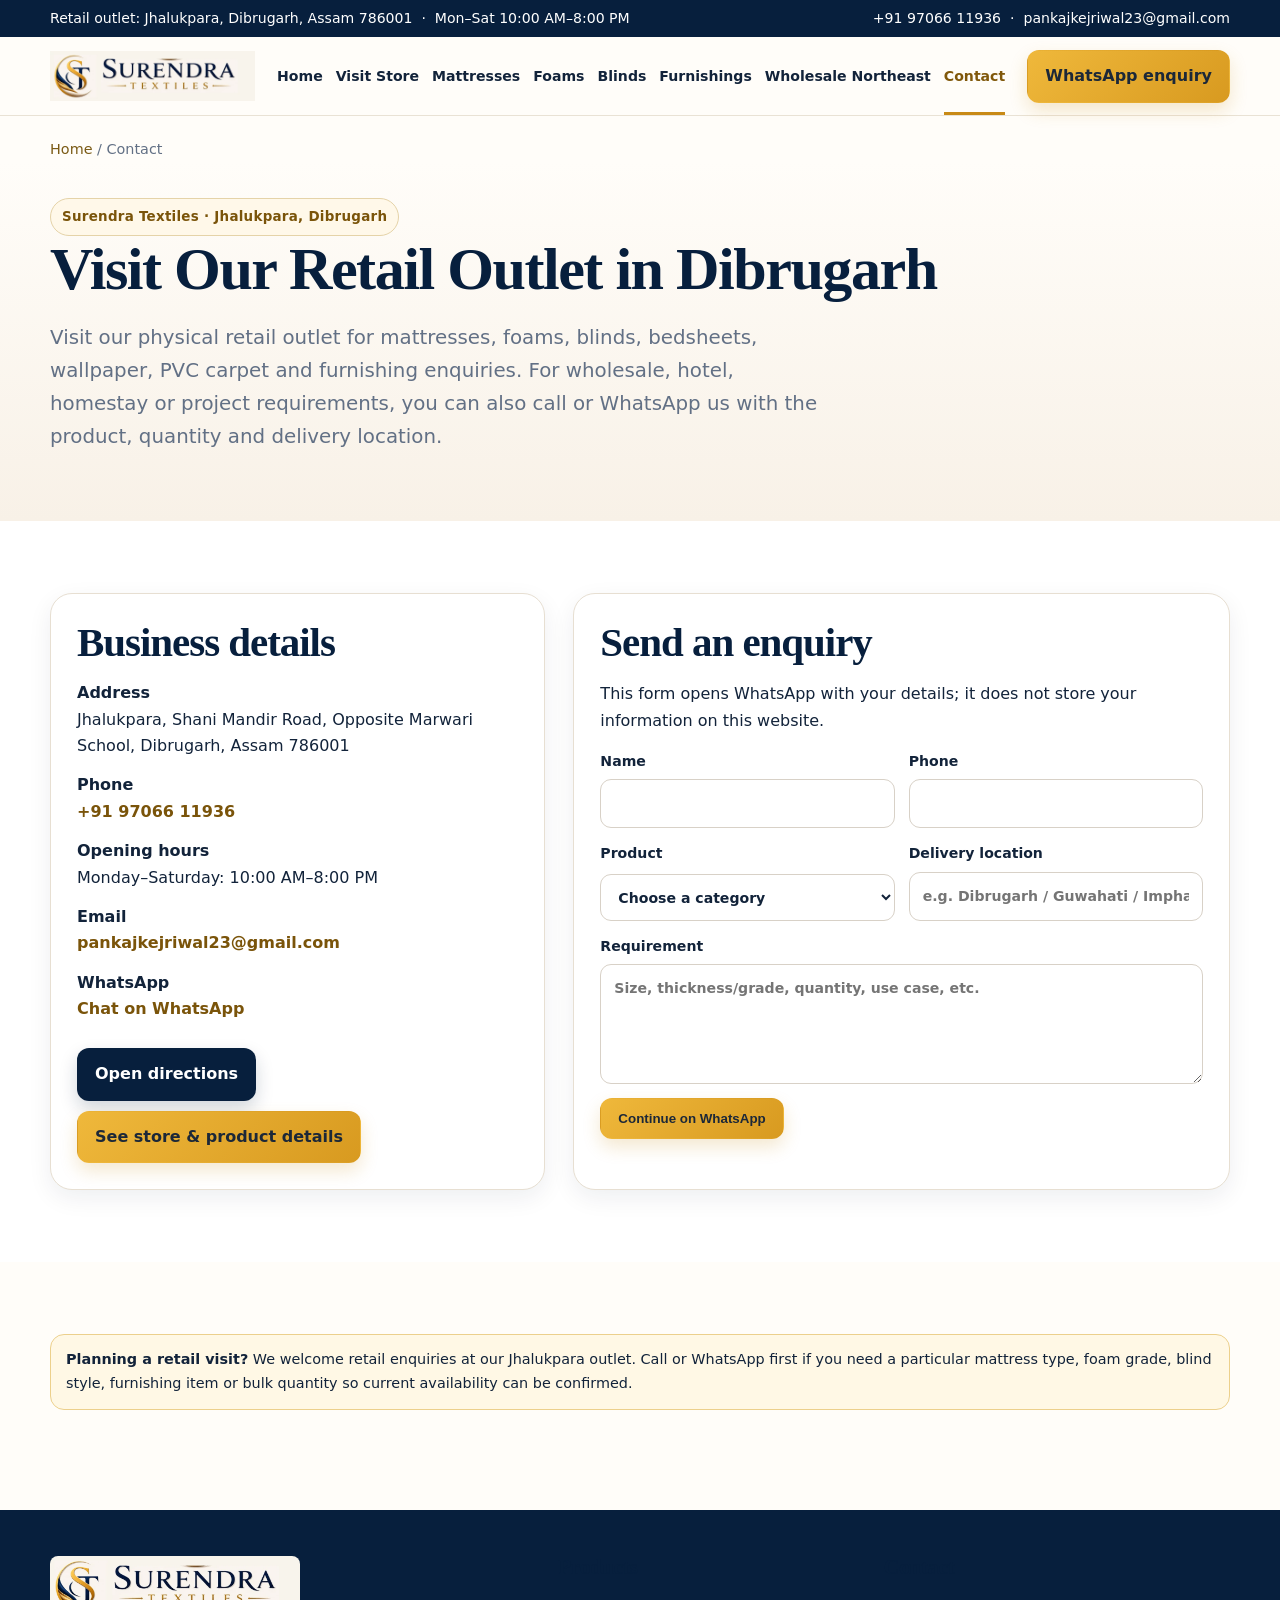
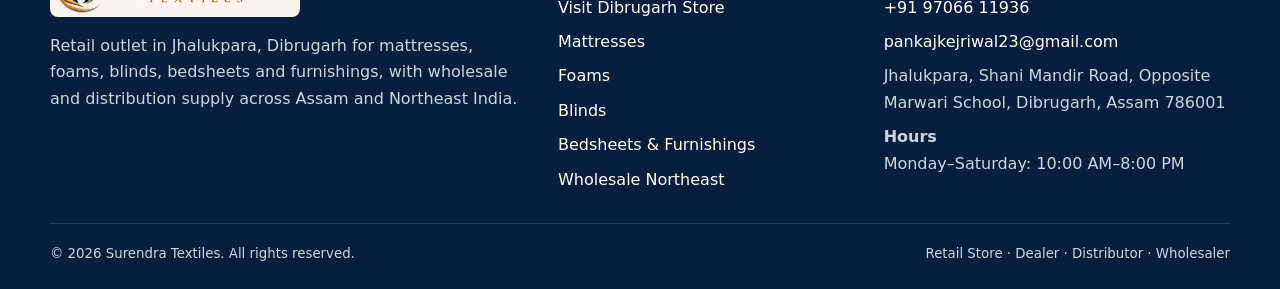
<file: contact.html>
<!DOCTYPE html>

<html lang="en-IN">
<head>
<meta charset="utf-8"/>
<meta content="width=device-width,initial-scale=1" name="viewport"/>
<title>Visit Surendra Textiles Store in Dibrugarh | Contact &amp; Directions</title>
<meta content="Visit Surendra Textiles retail outlet on Shani Mandir Road, Jhalukpara, Dibrugarh. Get directions, opening hours, phone and WhatsApp for mattresses, foams, blinds and furnishings." name="description"/>
<meta content="index,follow" name="robots"/>
<link href="https://surendratextiles.in/contact.html" rel="canonical"/>
<link href="assets/surendra-textiles-icon.webp" rel="icon" type="image/webp"/>
<meta content="#14202f" name="theme-color"/>
<meta content="website" property="og:type"/>
<meta content="Surendra Textiles" property="og:site_name"/>
<meta content="Visit Surendra Textiles Store in Dibrugarh | Contact &amp; Directions" property="og:title"/>
<meta content="Retail outlet in Jhalukpara, Dibrugarh for mattresses, foams, blinds, bedsheets, wallpaper and furnishings. Call, WhatsApp or get directions." property="og:description"/>
<meta content="https://surendratextiles.in/contact.html" property="og:url"/>
<meta content="https://surendratextiles.in/assets/og-surendra-textiles.jpg" property="og:image"/>
<meta content="Surendra Textiles mattress, foam and furnishing supplier in Dibrugarh, Assam" property="og:image:alt"/>
<meta content="summary_large_image" name="twitter:card"/>
<link href="styles.css" rel="stylesheet"/>
<script type="application/ld+json">
{
  "@context":"https://schema.org",
  "@type":"BreadcrumbList",
  "itemListElement":[
    {"@type":"ListItem","position":1,"name":"Home","item":"https://surendratextiles.in/"},
    {"@type":"ListItem","position":2,"name":"Contact Surendra Textiles","item":"https://surendratextiles.in/contact.html"}
  ]
}
</script>
</head>
<body>
<a class="skip" href="#main">Skip to main content</a>
<div class="topbar">
<div class="container">
<span>Retail outlet: Jhalukpara, Dibrugarh, Assam 786001  ·  Mon–Sat 10:00 AM–8:00 PM</span>
<span><a href="tel:+919706611936">+91 97066 11936</a>  ·  <a href="mailto:pankajkejriwal23@gmail.com">pankajkejriwal23@gmail.com</a></span>
</div>
</div>
<header class="header">
<div class="container nav">
<a aria-label="Surendra Textiles home" class="brand" href="index.html"><img alt="Surendra Textiles" class="brand-logo" height="220" src="assets/surendra-textiles-logo.webp" width="900"/></a>
<button aria-controls="main-nav" aria-expanded="false" class="menu" type="button">Menu</button>
<nav aria-label="Primary navigation" class="navlinks" id="main-nav"><a href="index.html">Home</a><a href="store-dibrugarh.html">Visit Store</a><a href="mattresses.html">Mattresses</a><a href="foams.html">Foams</a><a href="blinds.html">Blinds</a><a href="furnishings.html">Furnishings</a><a href="wholesale-northeast.html">Wholesale Northeast</a><a aria-current="page" href="contact.html">Contact</a></nav>
<a class="cta gold" href="https://wa.me/919706611936?text=Hello%20Surendra%20Textiles%2C%20I%20have%20a%20product%20enquiry." rel="noopener" target="_blank">WhatsApp enquiry</a>
</div>
</header>
<main id="main">
<div class="container breadcrumb"><a href="index.html">Home</a> / <span>Contact</span></div>
<section class="page-hero">
<div class="container">
<span class="eyebrow">Surendra Textiles · Jhalukpara, Dibrugarh</span>
<h1>Visit Our Retail Outlet in Dibrugarh</h1>
<p class="lead">Visit our physical retail outlet for mattresses, foams, blinds, bedsheets, wallpaper, PVC carpet and furnishing enquiries. For wholesale, hotel, homestay or project requirements, you can also call or WhatsApp us with the product, quantity and delivery location.</p>
</div>
</section>
<section class="section alt">
<div class="container contact-grid">
<div class="contact-card">
<h2>Business details</h2>
<div class="contact-list">
<div><strong>Address</strong><br/>Jhalukpara, Shani Mandir Road, Opposite Marwari School, Dibrugarh, Assam 786001</div>
<div><strong>Phone</strong><br/><a href="tel:+919706611936">+91 97066 11936</a></div>
<div><strong>Opening hours</strong><br/>Monday–Saturday: 10:00 AM–8:00 PM</div>
<div><strong>Email</strong><br/><a href="mailto:pankajkejriwal23@gmail.com">pankajkejriwal23@gmail.com</a></div>
<div><strong>WhatsApp</strong><br/><a href="https://wa.me/919706611936" rel="noopener" target="_blank">Chat on WhatsApp</a></div>
</div>
<div class="hero-actions">
<a class="cta primary" href="https://www.google.com/maps/search/?api=1&amp;query=Surendra%20Textiles%20Shani%20Mandir%20Road%20Jhalukpara%20Dibrugarh%20Assam%20786001" rel="noopener" target="_blank">Open directions</a>
<a class="cta gold" href="store-dibrugarh.html">See store &amp; product details</a></div>
</div>
<div class="contact-card">
<h2>Send an enquiry</h2>
<p>This form opens WhatsApp with your details; it does not store your information on this website.</p>
<form id="inquiry-form">
<label>Name<input autocomplete="name" name="name" required=""/></label>
<label>Phone<input autocomplete="tel" inputmode="tel" name="phone" required=""/></label>
<label>Product
            <select name="product" required="">
<option value="">Choose a category</option>
<option>Mattress</option><option>Foam</option><option>Blinds</option><option>Bedsheets</option><option>Wallpaper</option><option>PVC carpet</option><option>Sofa cloth</option><option>Doormat</option><option>Dining cloth</option><option>Other / bulk requirement</option>
</select>
</label>
<label>Delivery location<input autocomplete="address-level2" name="location" placeholder="e.g. Dibrugarh / Guwahati / Imphal"/></label>
<label class="full">Requirement<textarea name="message" placeholder="Size, thickness/grade, quantity, use case, etc."></textarea></label>
<div class="full"><button class="cta gold" type="submit">Continue on WhatsApp</button></div>
</form>
</div>
</div>
</section>
<section class="section">
<div class="container">
<div class="notice"><strong>Planning a retail visit?</strong> We welcome retail enquiries at our Jhalukpara outlet. Call or WhatsApp first if you need a particular mattress type, foam grade, blind style, furnishing item or bulk quantity so current availability can be confirmed.</div>
</div>
</section>
</main>
<footer class="footer">
<div class="container">
<div class="footer-grid">
<div>
<a aria-label="Surendra Textiles home" class="brand" href="index.html"><img alt="Surendra Textiles" class="brand-logo" height="220" src="assets/surendra-textiles-logo.webp" width="900"/></a>
<p>Retail outlet in Jhalukpara, Dibrugarh for mattresses, foams, blinds, bedsheets and furnishings, with wholesale and distribution supply across Assam and Northeast India.</p>
</div>
<div>
<h3>Products</h3>
<div class="footer-links"><a href="store-dibrugarh.html">Visit Dibrugarh Store</a><a href="mattresses.html">Mattresses</a><a href="foams.html">Foams</a><a href="blinds.html">Blinds</a><a href="furnishings.html">Bedsheets &amp; Furnishings</a><a href="wholesale-northeast.html">Wholesale Northeast</a></div>
</div>
<div>
<h3>Contact</h3>
<div class="footer-links">
<a href="tel:+919706611936">+91 97066 11936</a>
<a href="mailto:pankajkejriwal23@gmail.com">pankajkejriwal23@gmail.com</a>
<span>Jhalukpara, Shani Mandir Road, Opposite Marwari School, Dibrugarh, Assam 786001</span>
<span><strong>Hours</strong><br/>Monday–Saturday: 10:00 AM–8:00 PM</span>
</div>
</div>
</div>
<div class="copyright">
<small>© <span data-year=""></span> Surendra Textiles. All rights reserved.</small>
<small>Retail Store · Dealer · Distributor · Wholesaler</small>
</div>
</div>
</footer>
<div aria-label="Quick contact" class="sticky-actions">
<a href="tel:+919706611936">Call now</a>
<a href="https://wa.me/919706611936?text=Hello%20Surendra%20Textiles%2C%20I%20have%20a%20product%20enquiry." rel="noopener" target="_blank">WhatsApp</a>
</div>
<script defer="" src="script.js"></script>
</body>
</html>
</file>
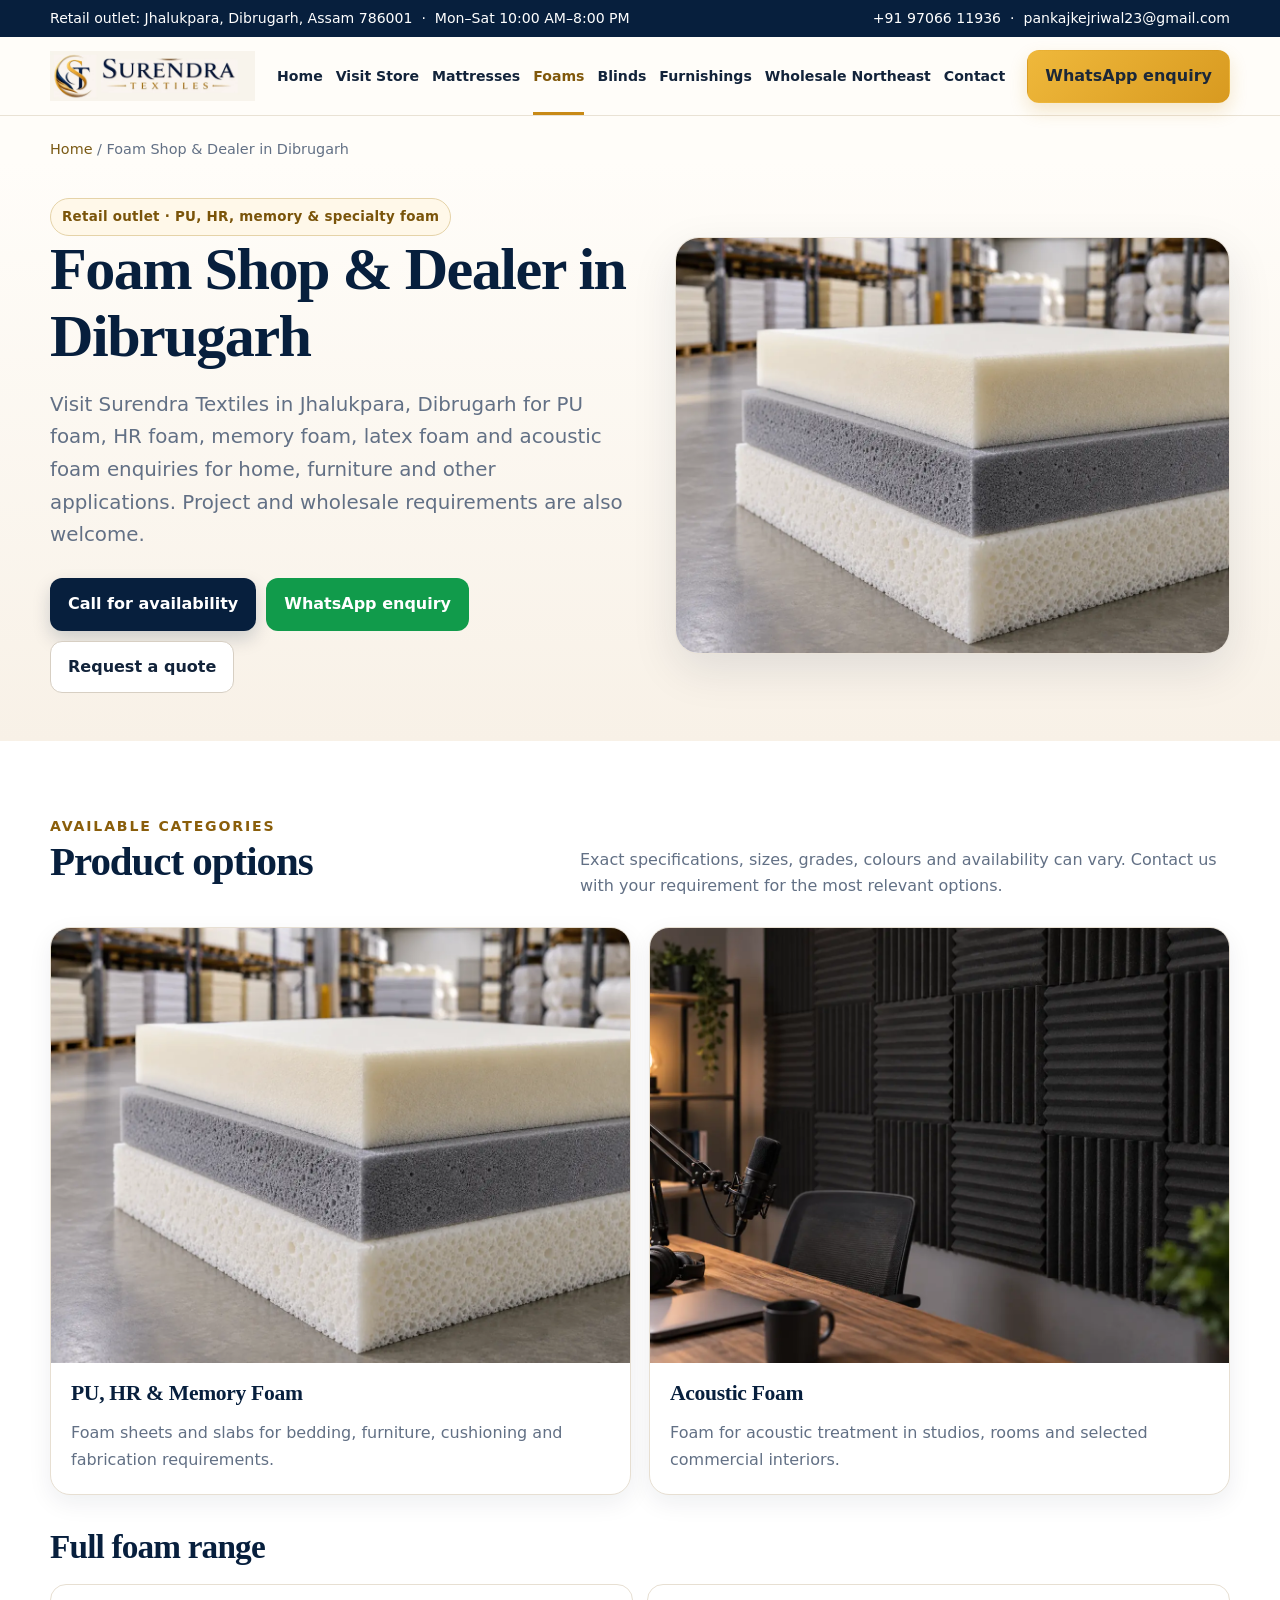
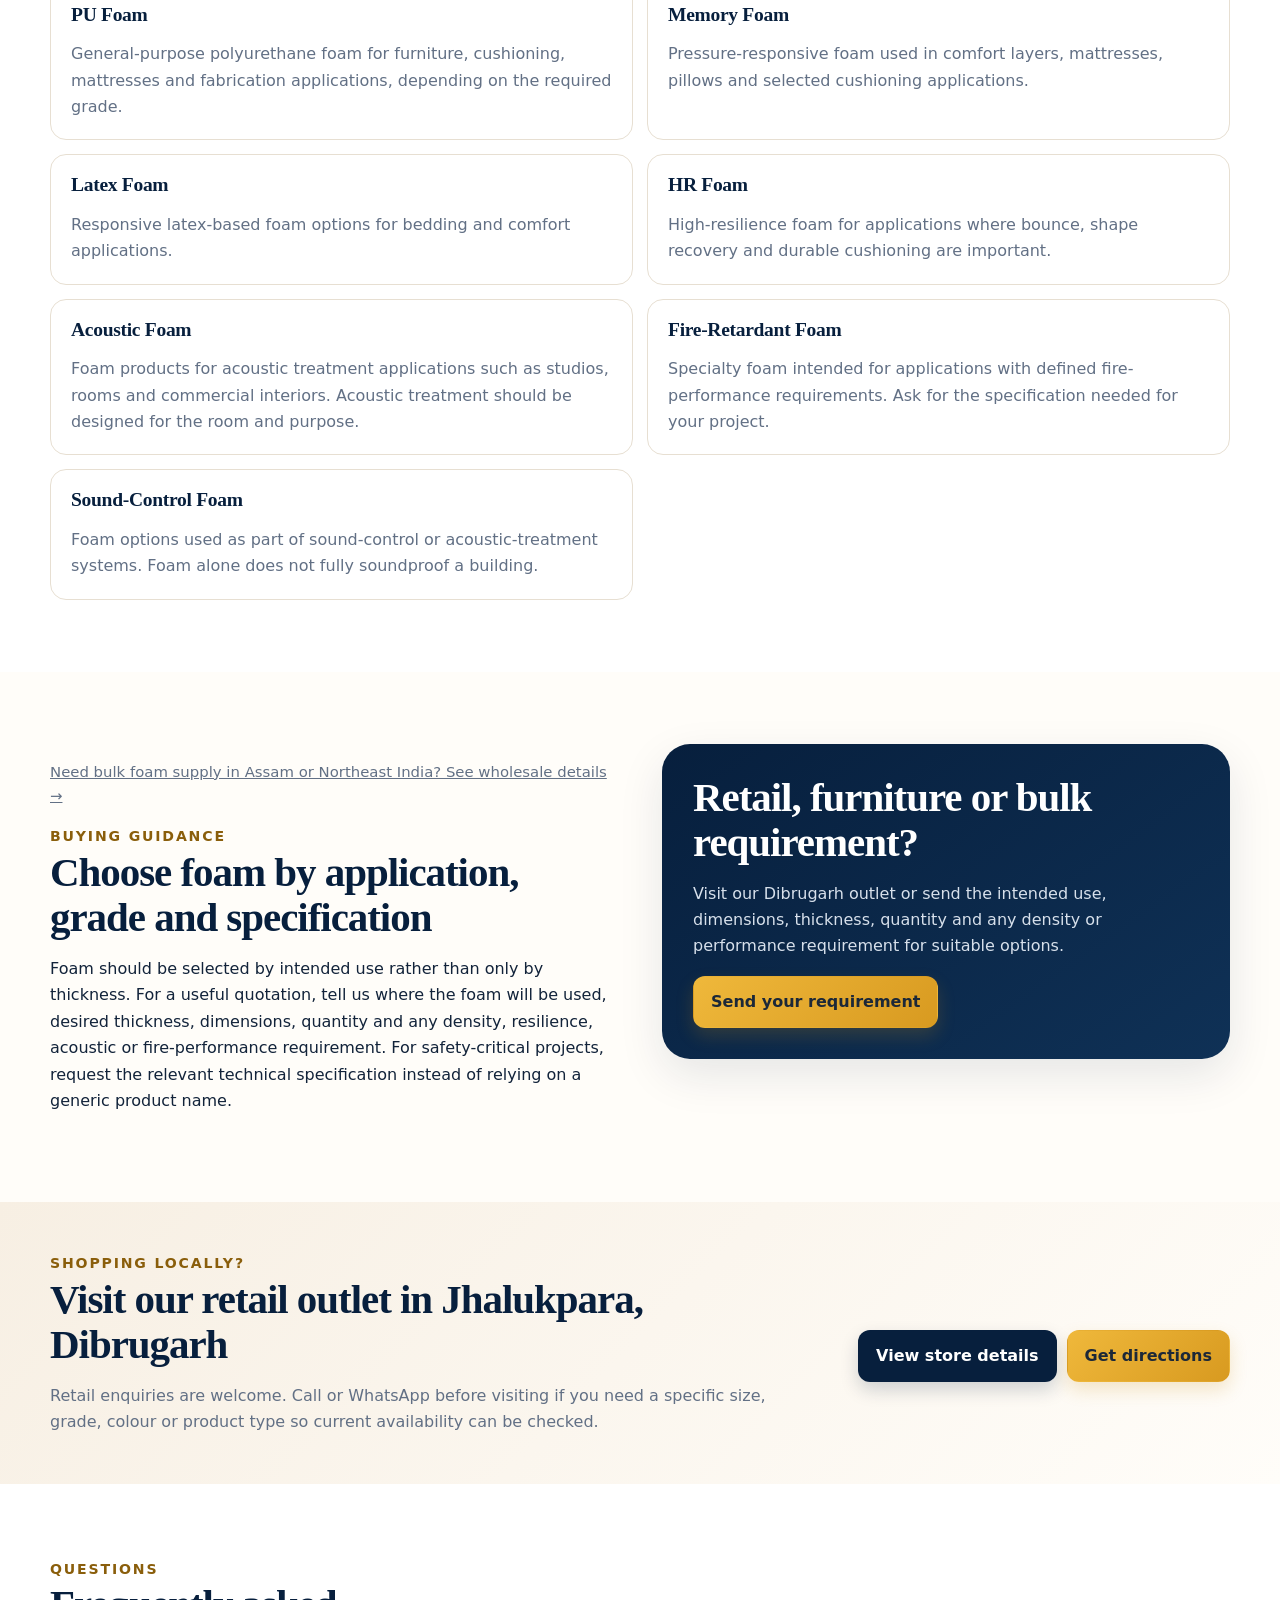
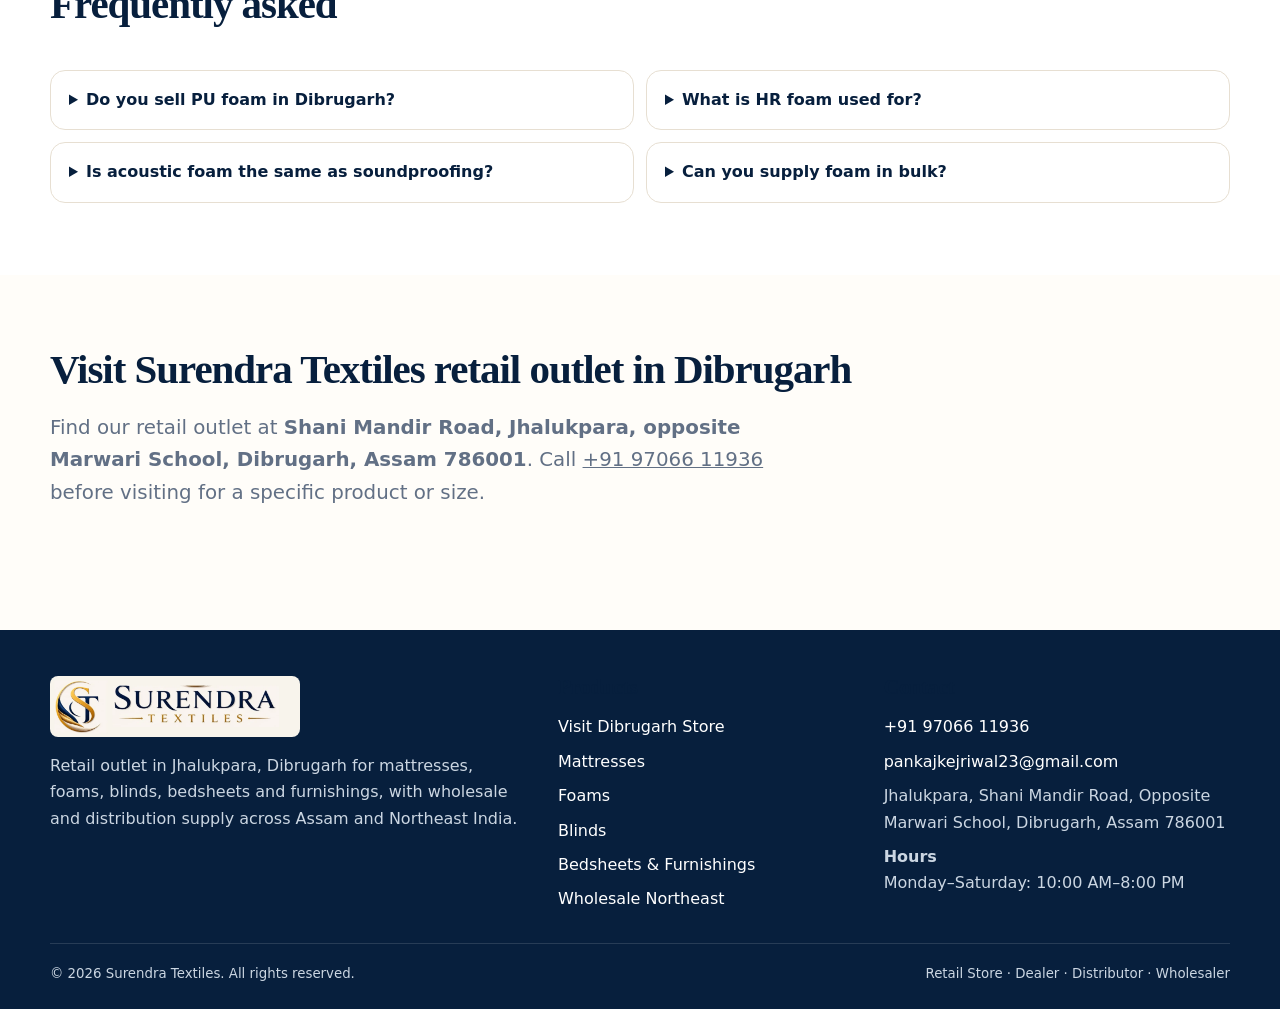
<file: foams.html>
<!DOCTYPE html>

<html lang="en-IN">
<head>
<meta charset="utf-8"/>
<meta content="width=device-width,initial-scale=1" name="viewport"/>
<title>Foam Shop &amp; Dealer in Dibrugarh | PU, HR &amp; Memory Foam</title>
<meta content="Visit Surendra Textiles foam shop in Dibrugarh for PU foam, HR foam, memory foam, latex foam and acoustic foam. Retail, furniture, project and bulk enquiries welcome." name="description"/>
<meta content="index,follow" name="robots"/>
<link href="https://surendratextiles.in/foams.html" rel="canonical"/>
<link href="assets/surendra-textiles-icon.webp" rel="icon" type="image/webp"/>
<meta content="#14202f" name="theme-color"/>
<meta content="website" property="og:type"/>
<meta content="Surendra Textiles" property="og:site_name"/>
<meta content="Foam Shop &amp; Dealer in Dibrugarh | Surendra Textiles" property="og:title"/>
<meta content="PU, HR, memory, latex and acoustic foam from our Dibrugarh retail outlet, with project and wholesale enquiries across Assam and Northeast India." property="og:description"/>
<meta content="https://surendratextiles.in/foams.html" property="og:url"/>
<meta content="https://surendratextiles.in/assets/og-surendra-textiles.jpg" property="og:image"/>
<meta content="Surendra Textiles mattress, foam and furnishing supplier in Dibrugarh, Assam" property="og:image:alt"/>
<meta content="summary_large_image" name="twitter:card"/>
<link as="image" fetchpriority="high" href="assets/products/pu-hr-memory-foam.webp" rel="preload" type="image/webp"/>
<link href="styles.css" rel="stylesheet"/>
<script type="application/ld+json">
{
  "@context":"https://schema.org",
  "@type":"BreadcrumbList",
  "itemListElement":[
    {"@type":"ListItem","position":1,"name":"Home","item":"https://surendratextiles.in/"},
    {"@type":"ListItem","position":2,"name":"Foam Dealer & Supplier in Dibrugarh","item":"https://surendratextiles.in/foams.html"}
  ]
}
</script>
</head>
<body>
<a class="skip" href="#main">Skip to main content</a>
<div class="topbar">
<div class="container">
<span>Retail outlet: Jhalukpara, Dibrugarh, Assam 786001  ·  Mon–Sat 10:00 AM–8:00 PM</span>
<span><a href="tel:+919706611936">+91 97066 11936</a>  ·  <a href="mailto:pankajkejriwal23@gmail.com">pankajkejriwal23@gmail.com</a></span>
</div>
</div>
<header class="header">
<div class="container nav">
<a aria-label="Surendra Textiles home" class="brand" href="index.html"><img alt="Surendra Textiles" class="brand-logo" height="220" src="assets/surendra-textiles-logo.webp" width="900"/></a>
<button aria-controls="main-nav" aria-expanded="false" class="menu" type="button">Menu</button>
<nav aria-label="Primary navigation" class="navlinks" id="main-nav"><a href="index.html">Home</a><a href="store-dibrugarh.html">Visit Store</a><a href="mattresses.html">Mattresses</a><a aria-current="page" href="foams.html">Foams</a><a href="blinds.html">Blinds</a><a href="furnishings.html">Furnishings</a><a href="wholesale-northeast.html">Wholesale Northeast</a><a href="contact.html">Contact</a></nav>
<a class="cta gold" href="https://wa.me/919706611936?text=Hello%20Surendra%20Textiles%2C%20I%20have%20a%20product%20enquiry." rel="noopener" target="_blank">WhatsApp enquiry</a>
</div>
</header>
<main id="main">
<div class="container breadcrumb"><a href="index.html">Home</a> / <span>Foam Shop &amp; Dealer in Dibrugarh</span></div>
<section class="page-hero">
<div class="container page-hero-grid">
<div class="hero-copy">
<span class="eyebrow">Retail outlet · PU, HR, memory &amp; specialty foam</span>
<h1>Foam Shop &amp; Dealer in Dibrugarh</h1>
<p class="lead">Visit Surendra Textiles in Jhalukpara, Dibrugarh for PU foam, HR foam, memory foam, latex foam and acoustic foam enquiries for home, furniture and other applications. Project and wholesale requirements are also welcome.</p>
<div class="hero-actions">
<a class="cta primary" href="tel:+919706611936">Call for availability</a>
<a class="cta whatsapp" href="https://wa.me/919706611936?text=Hello%20Surendra%20Textiles%2C%20I%20have%20an%20enquiry%20about%20foams." rel="noopener" target="_blank">WhatsApp enquiry</a>
<a class="cta ghost" href="contact.html">Request a quote</a>
</div>
</div>
<figure class="hero-media compact">
<img alt="PU, HR and memory foam slabs displayed in a warehouse-style setting" decoding="async" fetchpriority="high" height="900" loading="eager" src="assets/products/pu-hr-memory-foam.webp" width="1200"/>
</figure>
</div>
</section>
<section class="section alt">
<div class="container">
<div class="section-head"><div><span class="kicker">Available categories</span><h2>Product options</h2></div><p>Exact specifications, sizes, grades, colours and availability can vary. Contact us with your requirement for the most relevant options.</p></div>
<div class="showcase-grid two">
<article class="showcase-card"><img alt="Stacked PU, HR and memory foam slabs" decoding="async" height="900" loading="lazy" src="assets/products/pu-hr-memory-foam.webp" width="1200"/><div><h3>PU, HR &amp; Memory Foam</h3><p>Foam sheets and slabs for bedding, furniture, cushioning and fabrication requirements.</p></div></article>
<article class="showcase-card"><img alt="Acoustic foam panels installed in a small recording studio" decoding="async" height="900" loading="lazy" src="assets/products/acoustic-foam.webp" width="1200"/><div><h3>Acoustic Foam</h3><p>Foam for acoustic treatment in studios, rooms and selected commercial interiors.</p></div></article>
</div>
<h2 class="subsection-title">Full foam range</h2>
<div class="product-list"><article class="product-row"><h3>PU Foam</h3><p>General-purpose polyurethane foam for furniture, cushioning, mattresses and fabrication applications, depending on the required grade.</p></article><article class="product-row"><h3>Memory Foam</h3><p>Pressure-responsive foam used in comfort layers, mattresses, pillows and selected cushioning applications.</p></article><article class="product-row"><h3>Latex Foam</h3><p>Responsive latex-based foam options for bedding and comfort applications.</p></article><article class="product-row"><h3>HR Foam</h3><p>High-resilience foam for applications where bounce, shape recovery and durable cushioning are important.</p></article><article class="product-row"><h3>Acoustic Foam</h3><p>Foam products for acoustic treatment applications such as studios, rooms and commercial interiors. Acoustic treatment should be designed for the room and purpose.</p></article><article class="product-row"><h3>Fire-Retardant Foam</h3><p>Specialty foam intended for applications with defined fire-performance requirements. Ask for the specification needed for your project.</p></article><article class="product-row"><h3>Sound-Control Foam</h3><p>Foam options used as part of sound-control or acoustic-treatment systems. Foam alone does not fully soundproof a building.</p></article></div>
</div>
</section>
<section class="section">
<div class="container split">
<div><p class="micro"><a href="wholesale-northeast.html">Need bulk foam supply in Assam or Northeast India? See wholesale details →</a></p>
<span class="kicker">Buying guidance</span><h2>Choose foam by application, grade and specification</h2><p>Foam should be selected by intended use rather than only by thickness. For a useful quotation, tell us where the foam will be used, desired thickness, dimensions, quantity and any density, resilience, acoustic or fire-performance requirement. For safety-critical projects, request the relevant technical specification instead of relying on a generic product name.</p></div>
<aside class="quote-box"><h2>Retail, furniture or bulk requirement?</h2><p>Visit our Dibrugarh outlet or send the intended use, dimensions, thickness, quantity and any density or performance requirement for suitable options.</p><a class="cta gold" href="contact.html">Send your requirement</a></aside>
</div>
</section>
<section class="section retail-visit-band">
<div class="container retail-visit-inner">
<div><span class="kicker">Shopping locally?</span><h2>Visit our retail outlet in Jhalukpara, Dibrugarh</h2><p>Retail enquiries are welcome. Call or WhatsApp before visiting if you need a specific size, grade, colour or product type so current availability can be checked.</p></div>
<div class="hero-actions"><a class="cta primary" href="store-dibrugarh.html">View store details</a><a class="cta gold" href="https://www.google.com/maps/search/?api=1&amp;query=Surendra%20Textiles%20Shani%20Mandir%20Road%20Jhalukpara%20Dibrugarh%20Assam%20786001" rel="noopener" target="_blank">Get directions</a></div>
</div>
</section><section class="section alt">
<div class="container">
<div class="section-head"><div><span class="kicker">Questions</span><h2>Frequently asked</h2></div></div>
<div class="faq"><details><summary>Do you sell PU foam in Dibrugarh?</summary><p>Yes. PU foam is part of our foam range. Share thickness, dimensions, quantity and application so we can discuss a suitable option.</p></details><details><summary>What is HR foam used for?</summary><p>High-resilience foam is commonly chosen for supportive cushioning where recovery and durability matter, including certain furniture and bedding applications.</p></details><details><summary>Is acoustic foam the same as soundproofing?</summary><p>No. Acoustic foam is mainly used to manage reflections and room acoustics. Complete sound isolation usually requires a broader construction approach.</p></details><details><summary>Can you supply foam in bulk?</summary><p>Yes, bulk and trade enquiries are welcome. Provide the specification, quantity and delivery location for a quotation.</p></details></div>
</div>
</section>
<section class="section">
<div class="container">
<h2>Visit Surendra Textiles retail outlet in Dibrugarh</h2>
<p class="lead">Find our retail outlet at <strong>Shani Mandir Road, Jhalukpara, opposite Marwari School, Dibrugarh, Assam 786001</strong>. Call <a href="tel:+919706611936">+91 97066 11936</a> before visiting for a specific product or size.</p>
</div>
</section>
</main>
<footer class="footer">
<div class="container">
<div class="footer-grid">
<div>
<a aria-label="Surendra Textiles home" class="brand" href="index.html"><img alt="Surendra Textiles" class="brand-logo" height="220" src="assets/surendra-textiles-logo.webp" width="900"/></a>
<p>Retail outlet in Jhalukpara, Dibrugarh for mattresses, foams, blinds, bedsheets and furnishings, with wholesale and distribution supply across Assam and Northeast India.</p>
</div>
<div>
<h3>Products</h3>
<div class="footer-links"><a href="store-dibrugarh.html">Visit Dibrugarh Store</a><a href="mattresses.html">Mattresses</a><a href="foams.html">Foams</a><a href="blinds.html">Blinds</a><a href="furnishings.html">Bedsheets &amp; Furnishings</a><a href="wholesale-northeast.html">Wholesale Northeast</a></div>
</div>
<div>
<h3>Contact</h3>
<div class="footer-links">
<a href="tel:+919706611936">+91 97066 11936</a>
<a href="mailto:pankajkejriwal23@gmail.com">pankajkejriwal23@gmail.com</a>
<span>Jhalukpara, Shani Mandir Road, Opposite Marwari School, Dibrugarh, Assam 786001</span>
<span><strong>Hours</strong><br/>Monday–Saturday: 10:00 AM–8:00 PM</span>
</div>
</div>
</div>
<div class="copyright">
<small>© <span data-year=""></span> Surendra Textiles. All rights reserved.</small>
<small>Retail Store · Dealer · Distributor · Wholesaler</small>
</div>
</div>
</footer>
<div aria-label="Quick contact" class="sticky-actions">
<a href="tel:+919706611936">Call now</a>
<a href="https://wa.me/919706611936?text=Hello%20Surendra%20Textiles%2C%20I%20have%20a%20product%20enquiry." rel="noopener" target="_blank">WhatsApp</a>
</div>
<script defer="" src="script.js"></script>
</body>
</html>
</file>
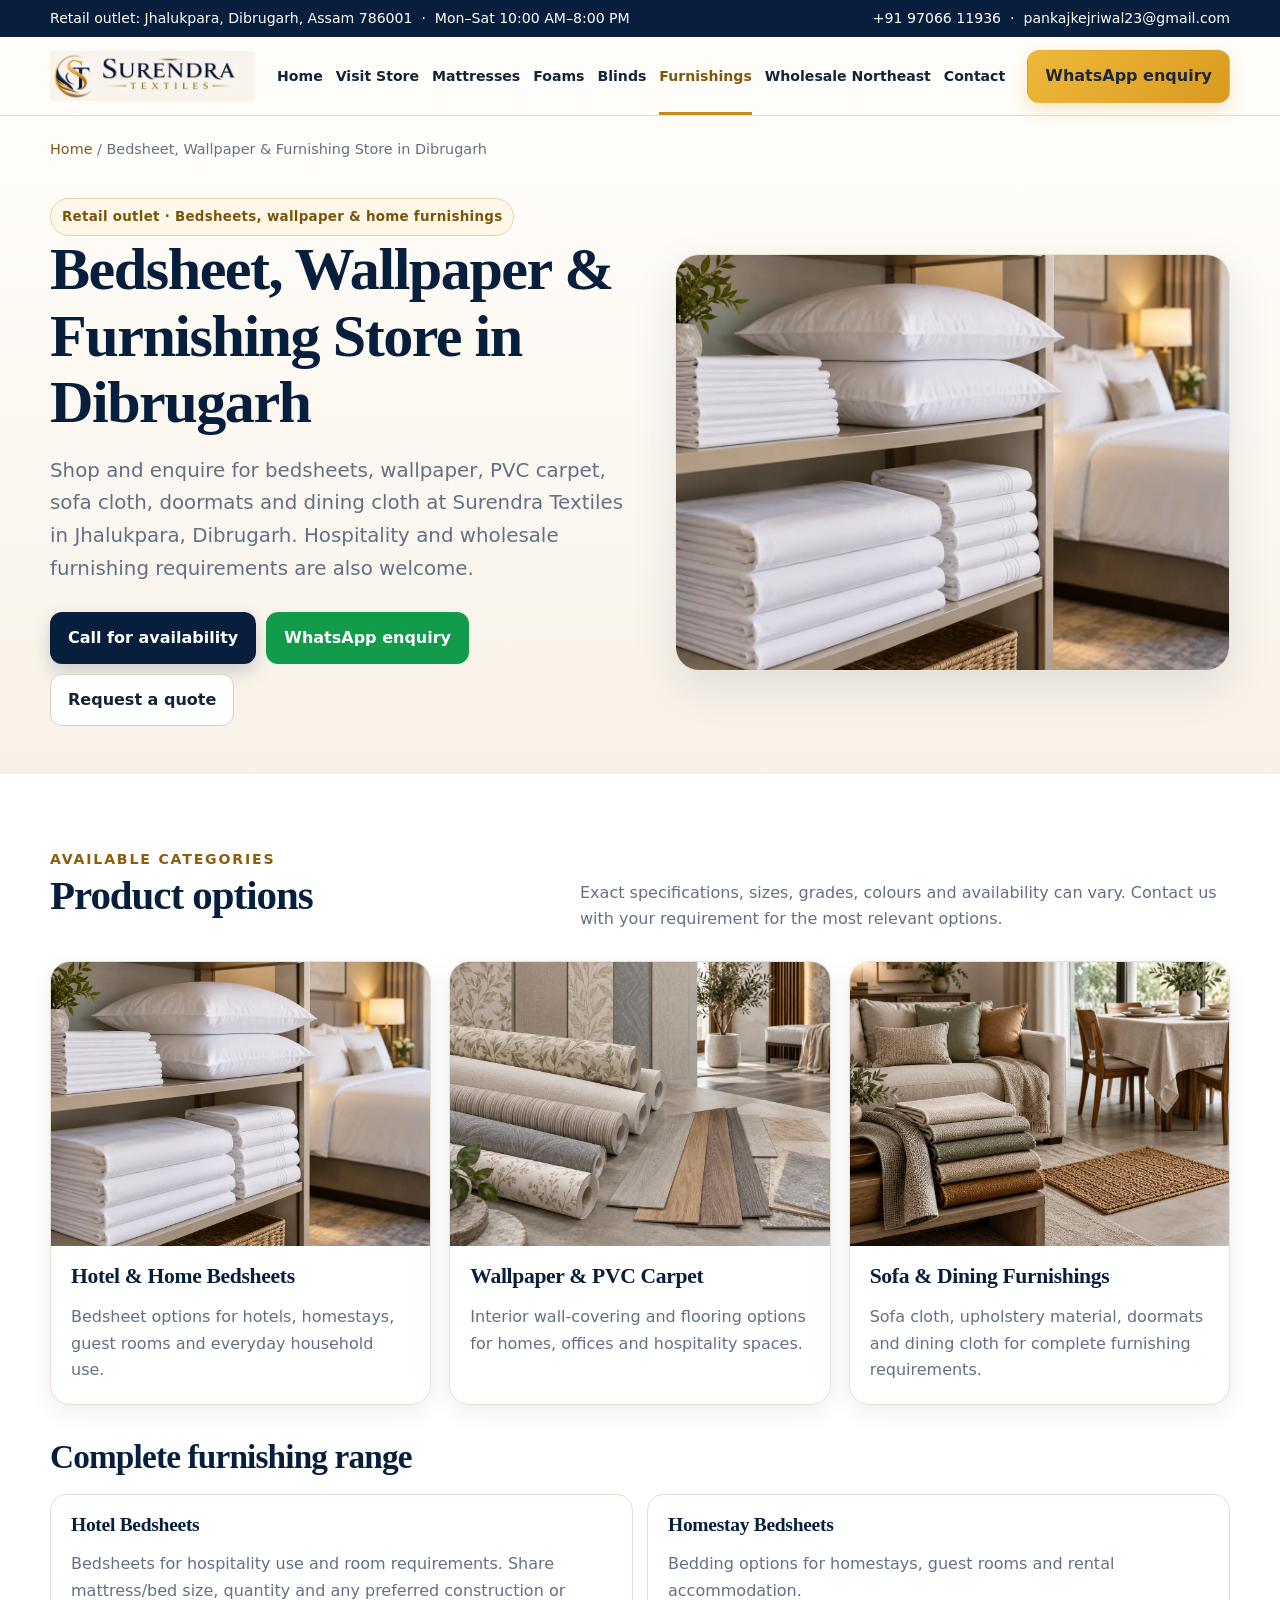
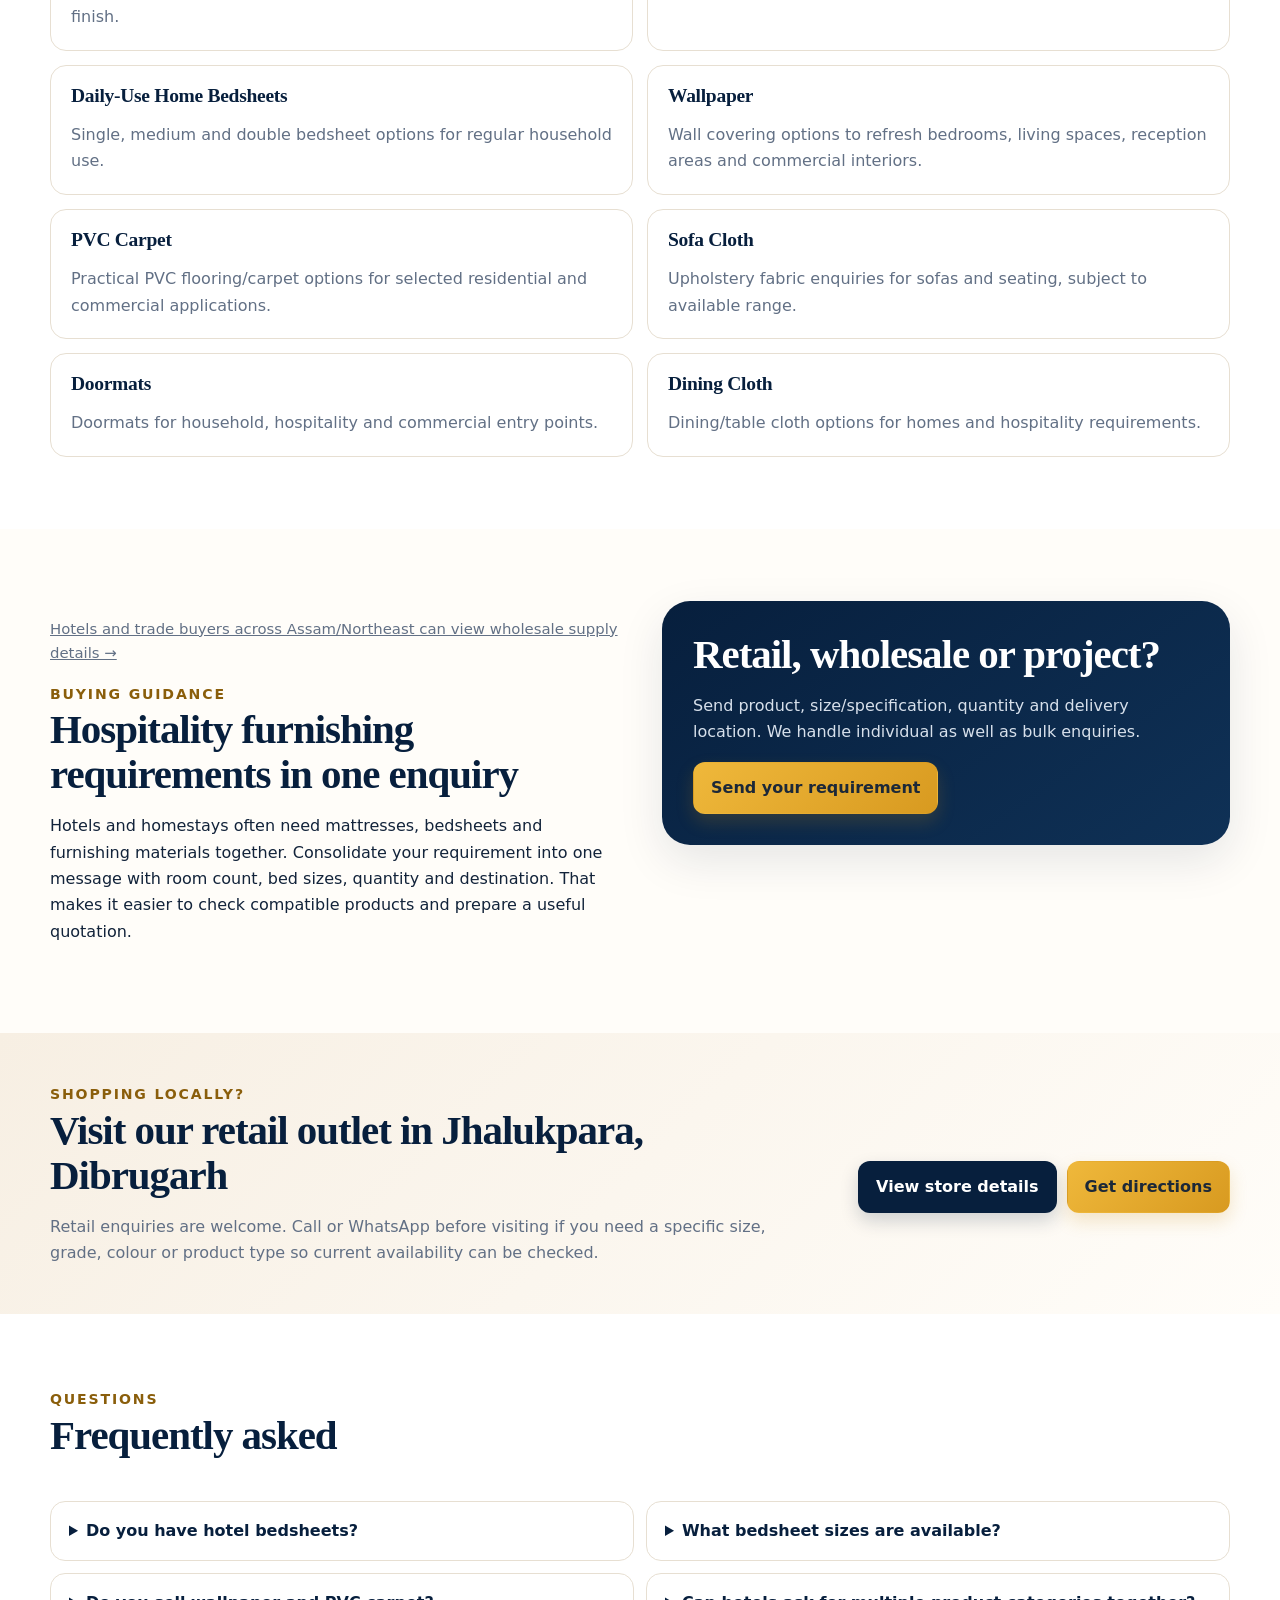
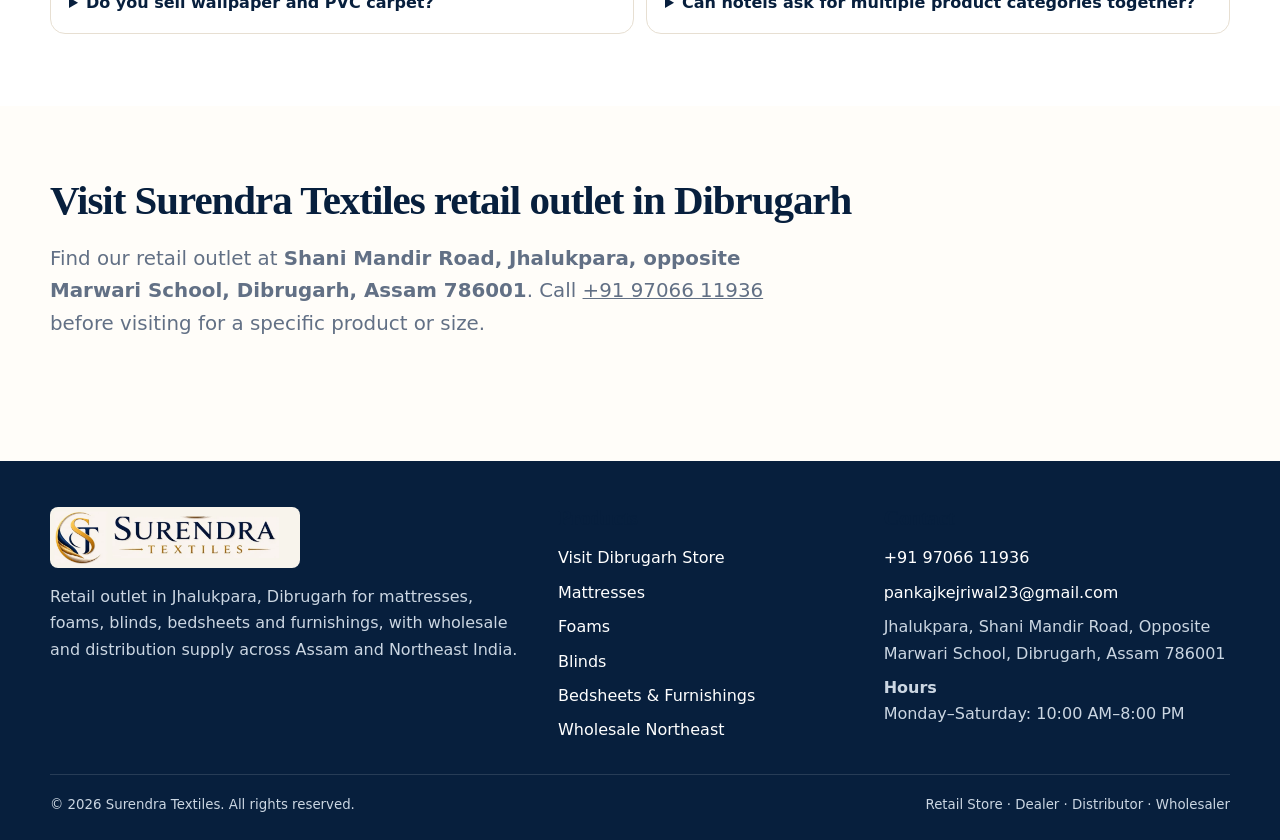
<file: furnishings.html>
<!DOCTYPE html>

<html lang="en-IN">
<head>
<meta charset="utf-8"/>
<meta content="width=device-width,initial-scale=1" name="viewport"/>
<title>Bedsheet, Wallpaper &amp; Furnishing Store Dibrugarh | Surendra Textiles</title>
<meta content="Visit Surendra Textiles furnishing store in Dibrugarh for bedsheets, wallpaper, PVC carpet, sofa cloth, doormats and dining cloth. Retail and wholesale enquiries welcome." name="description"/>
<meta content="index,follow" name="robots"/>
<link href="https://surendratextiles.in/furnishings.html" rel="canonical"/>
<link href="assets/surendra-textiles-icon.webp" rel="icon" type="image/webp"/>
<meta content="#14202f" name="theme-color"/>
<meta content="website" property="og:type"/>
<meta content="Surendra Textiles" property="og:site_name"/>
<meta content="Bedsheet, Wallpaper &amp; Furnishing Store in Dibrugarh | Surendra Textiles" property="og:title"/>
<meta content="Shop bedsheets, wallpaper, PVC carpet, sofa cloth, doormats and dining cloth at our Dibrugarh retail outlet." property="og:description"/>
<meta content="https://surendratextiles.in/furnishings.html" property="og:url"/>
<meta content="https://surendratextiles.in/assets/og-surendra-textiles.jpg" property="og:image"/>
<meta content="Surendra Textiles mattress, foam and furnishing supplier in Dibrugarh, Assam" property="og:image:alt"/>
<meta content="summary_large_image" name="twitter:card"/>
<link as="image" fetchpriority="high" href="assets/products/hotel-bedsheets.webp" rel="preload" type="image/webp"/>
<link href="styles.css" rel="stylesheet"/>
<script type="application/ld+json">
{
  "@context":"https://schema.org",
  "@type":"BreadcrumbList",
  "itemListElement":[
    {"@type":"ListItem","position":1,"name":"Home","item":"https://surendratextiles.in/"},
    {"@type":"ListItem","position":2,"name":"Bedsheets, Wallpaper & Furnishings in Dibrugarh","item":"https://surendratextiles.in/furnishings.html"}
  ]
}
</script>
</head>
<body>
<a class="skip" href="#main">Skip to main content</a>
<div class="topbar">
<div class="container">
<span>Retail outlet: Jhalukpara, Dibrugarh, Assam 786001  ·  Mon–Sat 10:00 AM–8:00 PM</span>
<span><a href="tel:+919706611936">+91 97066 11936</a>  ·  <a href="mailto:pankajkejriwal23@gmail.com">pankajkejriwal23@gmail.com</a></span>
</div>
</div>
<header class="header">
<div class="container nav">
<a aria-label="Surendra Textiles home" class="brand" href="index.html"><img alt="Surendra Textiles" class="brand-logo" height="220" src="assets/surendra-textiles-logo.webp" width="900"/></a>
<button aria-controls="main-nav" aria-expanded="false" class="menu" type="button">Menu</button>
<nav aria-label="Primary navigation" class="navlinks" id="main-nav"><a href="index.html">Home</a><a href="store-dibrugarh.html">Visit Store</a><a href="mattresses.html">Mattresses</a><a href="foams.html">Foams</a><a href="blinds.html">Blinds</a><a aria-current="page" href="furnishings.html">Furnishings</a><a href="wholesale-northeast.html">Wholesale Northeast</a><a href="contact.html">Contact</a></nav>
<a class="cta gold" href="https://wa.me/919706611936?text=Hello%20Surendra%20Textiles%2C%20I%20have%20a%20product%20enquiry." rel="noopener" target="_blank">WhatsApp enquiry</a>
</div>
</header>
<main id="main">
<div class="container breadcrumb"><a href="index.html">Home</a> / <span>Bedsheet, Wallpaper &amp; Furnishing Store in Dibrugarh</span></div>
<section class="page-hero">
<div class="container page-hero-grid">
<div class="hero-copy">
<span class="eyebrow">Retail outlet · Bedsheets, wallpaper &amp; home furnishings</span>
<h1>Bedsheet, Wallpaper &amp; Furnishing Store in Dibrugarh</h1>
<p class="lead">Shop and enquire for bedsheets, wallpaper, PVC carpet, sofa cloth, doormats and dining cloth at Surendra Textiles in Jhalukpara, Dibrugarh. Hospitality and wholesale furnishing requirements are also welcome.</p>
<div class="hero-actions">
<a class="cta primary" href="tel:+919706611936">Call for availability</a>
<a class="cta whatsapp" href="https://wa.me/919706611936?text=Hello%20Surendra%20Textiles%2C%20I%20have%20an%20enquiry%20about%20bedsheets%20or%20furnishings." rel="noopener" target="_blank">WhatsApp enquiry</a>
<a class="cta ghost" href="contact.html">Request a quote</a>
</div>
</div>
<figure class="hero-media compact">
<img alt="White hotel bedsheets and pillowcases arranged for hospitality use" decoding="async" fetchpriority="high" height="900" loading="eager" src="assets/products/hotel-bedsheets.webp" width="1200"/>
</figure>
</div>
</section>
<section class="section alt">
<div class="container">
<div class="section-head"><div><span class="kicker">Available categories</span><h2>Product options</h2></div><p>Exact specifications, sizes, grades, colours and availability can vary. Contact us with your requirement for the most relevant options.</p></div>
<div class="showcase-grid three">
<article class="showcase-card"><img alt="White hotel bedsheets and pillowcases stacked on a hospitality linen shelf" decoding="async" height="900" loading="lazy" src="assets/products/hotel-bedsheets.webp" width="1200"/><div><h3>Hotel &amp; Home Bedsheets</h3><p>Bedsheet options for hotels, homestays, guest rooms and everyday household use.</p></div></article>
<article class="showcase-card"><img alt="Wallpaper rolls and PVC flooring samples displayed together" decoding="async" height="900" loading="lazy" src="assets/products/wallpaper-pvc.webp" width="1200"/><div><h3>Wallpaper &amp; PVC Carpet</h3><p>Interior wall-covering and flooring options for homes, offices and hospitality spaces.</p></div></article>
<article class="showcase-card"><img alt="Sofa upholstery fabric, dining cloth and doormat in a furnished interior" decoding="async" height="900" loading="lazy" src="assets/products/sofa-dining-furnishings.webp" width="1200"/><div><h3>Sofa &amp; Dining Furnishings</h3><p>Sofa cloth, upholstery material, doormats and dining cloth for complete furnishing requirements.</p></div></article>
</div>
<h2 class="subsection-title">Complete furnishing range</h2>
<div class="product-list"><article class="product-row"><h3>Hotel Bedsheets</h3><p>Bedsheets for hospitality use and room requirements. Share mattress/bed size, quantity and any preferred construction or finish.</p></article><article class="product-row"><h3>Homestay Bedsheets</h3><p>Bedding options for homestays, guest rooms and rental accommodation.</p></article><article class="product-row"><h3>Daily-Use Home Bedsheets</h3><p>Single, medium and double bedsheet options for regular household use.</p></article><article class="product-row"><h3>Wallpaper</h3><p>Wall covering options to refresh bedrooms, living spaces, reception areas and commercial interiors.</p></article><article class="product-row"><h3>PVC Carpet</h3><p>Practical PVC flooring/carpet options for selected residential and commercial applications.</p></article><article class="product-row"><h3>Sofa Cloth</h3><p>Upholstery fabric enquiries for sofas and seating, subject to available range.</p></article><article class="product-row"><h3>Doormats</h3><p>Doormats for household, hospitality and commercial entry points.</p></article><article class="product-row"><h3>Dining Cloth</h3><p>Dining/table cloth options for homes and hospitality requirements.</p></article></div>
</div>
</section>
<section class="section">
<div class="container split">
<div><p class="micro"><a href="wholesale-northeast.html">Hotels and trade buyers across Assam/Northeast can view wholesale supply details →</a></p>
<span class="kicker">Buying guidance</span><h2>Hospitality furnishing requirements in one enquiry</h2><p>Hotels and homestays often need mattresses, bedsheets and furnishing materials together. Consolidate your requirement into one message with room count, bed sizes, quantity and destination. That makes it easier to check compatible products and prepare a useful quotation.</p></div>
<aside class="quote-box"><h2>Retail, wholesale or project?</h2><p>Send product, size/specification, quantity and delivery location. We handle individual as well as bulk enquiries.</p><a class="cta gold" href="contact.html">Send your requirement</a></aside>
</div>
</section>
<section class="section retail-visit-band">
<div class="container retail-visit-inner">
<div><span class="kicker">Shopping locally?</span><h2>Visit our retail outlet in Jhalukpara, Dibrugarh</h2><p>Retail enquiries are welcome. Call or WhatsApp before visiting if you need a specific size, grade, colour or product type so current availability can be checked.</p></div>
<div class="hero-actions"><a class="cta primary" href="store-dibrugarh.html">View store details</a><a class="cta gold" href="https://www.google.com/maps/search/?api=1&amp;query=Surendra%20Textiles%20Shani%20Mandir%20Road%20Jhalukpara%20Dibrugarh%20Assam%20786001" rel="noopener" target="_blank">Get directions</a></div>
</div>
</section><section class="section alt">
<div class="container">
<div class="section-head"><div><span class="kicker">Questions</span><h2>Frequently asked</h2></div></div>
<div class="faq"><details><summary>Do you have hotel bedsheets?</summary><p>Yes. Hotel bedsheets are part of our stated product range, along with homestay and daily-use home bedsheets.</p></details><details><summary>What bedsheet sizes are available?</summary><p>The stated range includes single, medium and double bedsheets. Exact dimensions and current availability should be confirmed before ordering.</p></details><details><summary>Do you sell wallpaper and PVC carpet?</summary><p>Yes, both wallpaper and PVC carpet are included in our furnishing range.</p></details><details><summary>Can hotels ask for multiple product categories together?</summary><p>Yes. Hotels and homestays can send mattress, bedsheet, blind and furnishing requirements together for a consolidated discussion.</p></details></div>
</div>
</section>
<section class="section">
<div class="container">
<h2>Visit Surendra Textiles retail outlet in Dibrugarh</h2>
<p class="lead">Find our retail outlet at <strong>Shani Mandir Road, Jhalukpara, opposite Marwari School, Dibrugarh, Assam 786001</strong>. Call <a href="tel:+919706611936">+91 97066 11936</a> before visiting for a specific product or size.</p>
</div>
</section>
</main>
<footer class="footer">
<div class="container">
<div class="footer-grid">
<div>
<a aria-label="Surendra Textiles home" class="brand" href="index.html"><img alt="Surendra Textiles" class="brand-logo" height="220" src="assets/surendra-textiles-logo.webp" width="900"/></a>
<p>Retail outlet in Jhalukpara, Dibrugarh for mattresses, foams, blinds, bedsheets and furnishings, with wholesale and distribution supply across Assam and Northeast India.</p>
</div>
<div>
<h3>Products</h3>
<div class="footer-links"><a href="store-dibrugarh.html">Visit Dibrugarh Store</a><a href="mattresses.html">Mattresses</a><a href="foams.html">Foams</a><a href="blinds.html">Blinds</a><a href="furnishings.html">Bedsheets &amp; Furnishings</a><a href="wholesale-northeast.html">Wholesale Northeast</a></div>
</div>
<div>
<h3>Contact</h3>
<div class="footer-links">
<a href="tel:+919706611936">+91 97066 11936</a>
<a href="mailto:pankajkejriwal23@gmail.com">pankajkejriwal23@gmail.com</a>
<span>Jhalukpara, Shani Mandir Road, Opposite Marwari School, Dibrugarh, Assam 786001</span>
<span><strong>Hours</strong><br/>Monday–Saturday: 10:00 AM–8:00 PM</span>
</div>
</div>
</div>
<div class="copyright">
<small>© <span data-year=""></span> Surendra Textiles. All rights reserved.</small>
<small>Retail Store · Dealer · Distributor · Wholesaler</small>
</div>
</div>
</footer>
<div aria-label="Quick contact" class="sticky-actions">
<a href="tel:+919706611936">Call now</a>
<a href="https://wa.me/919706611936?text=Hello%20Surendra%20Textiles%2C%20I%20have%20a%20product%20enquiry." rel="noopener" target="_blank">WhatsApp</a>
</div>
<script defer="" src="script.js"></script>
</body>
</html>
</file>
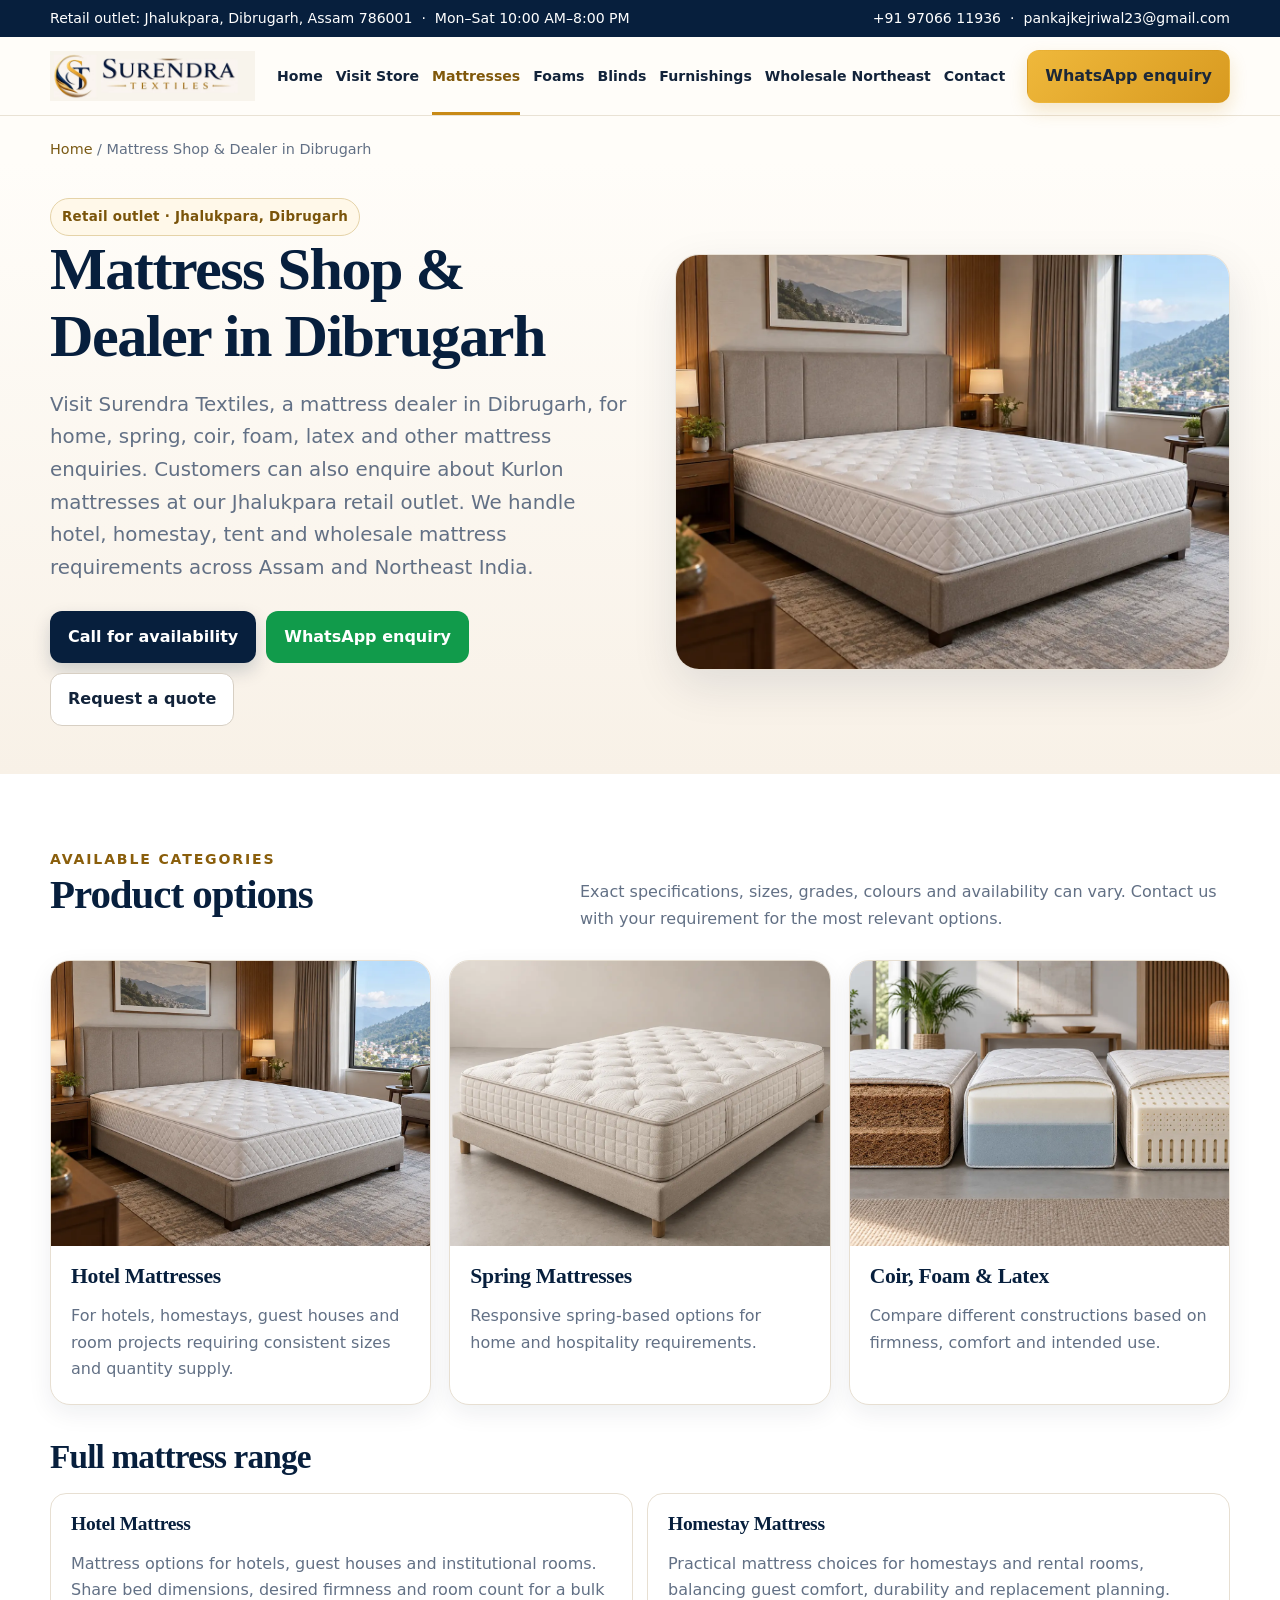
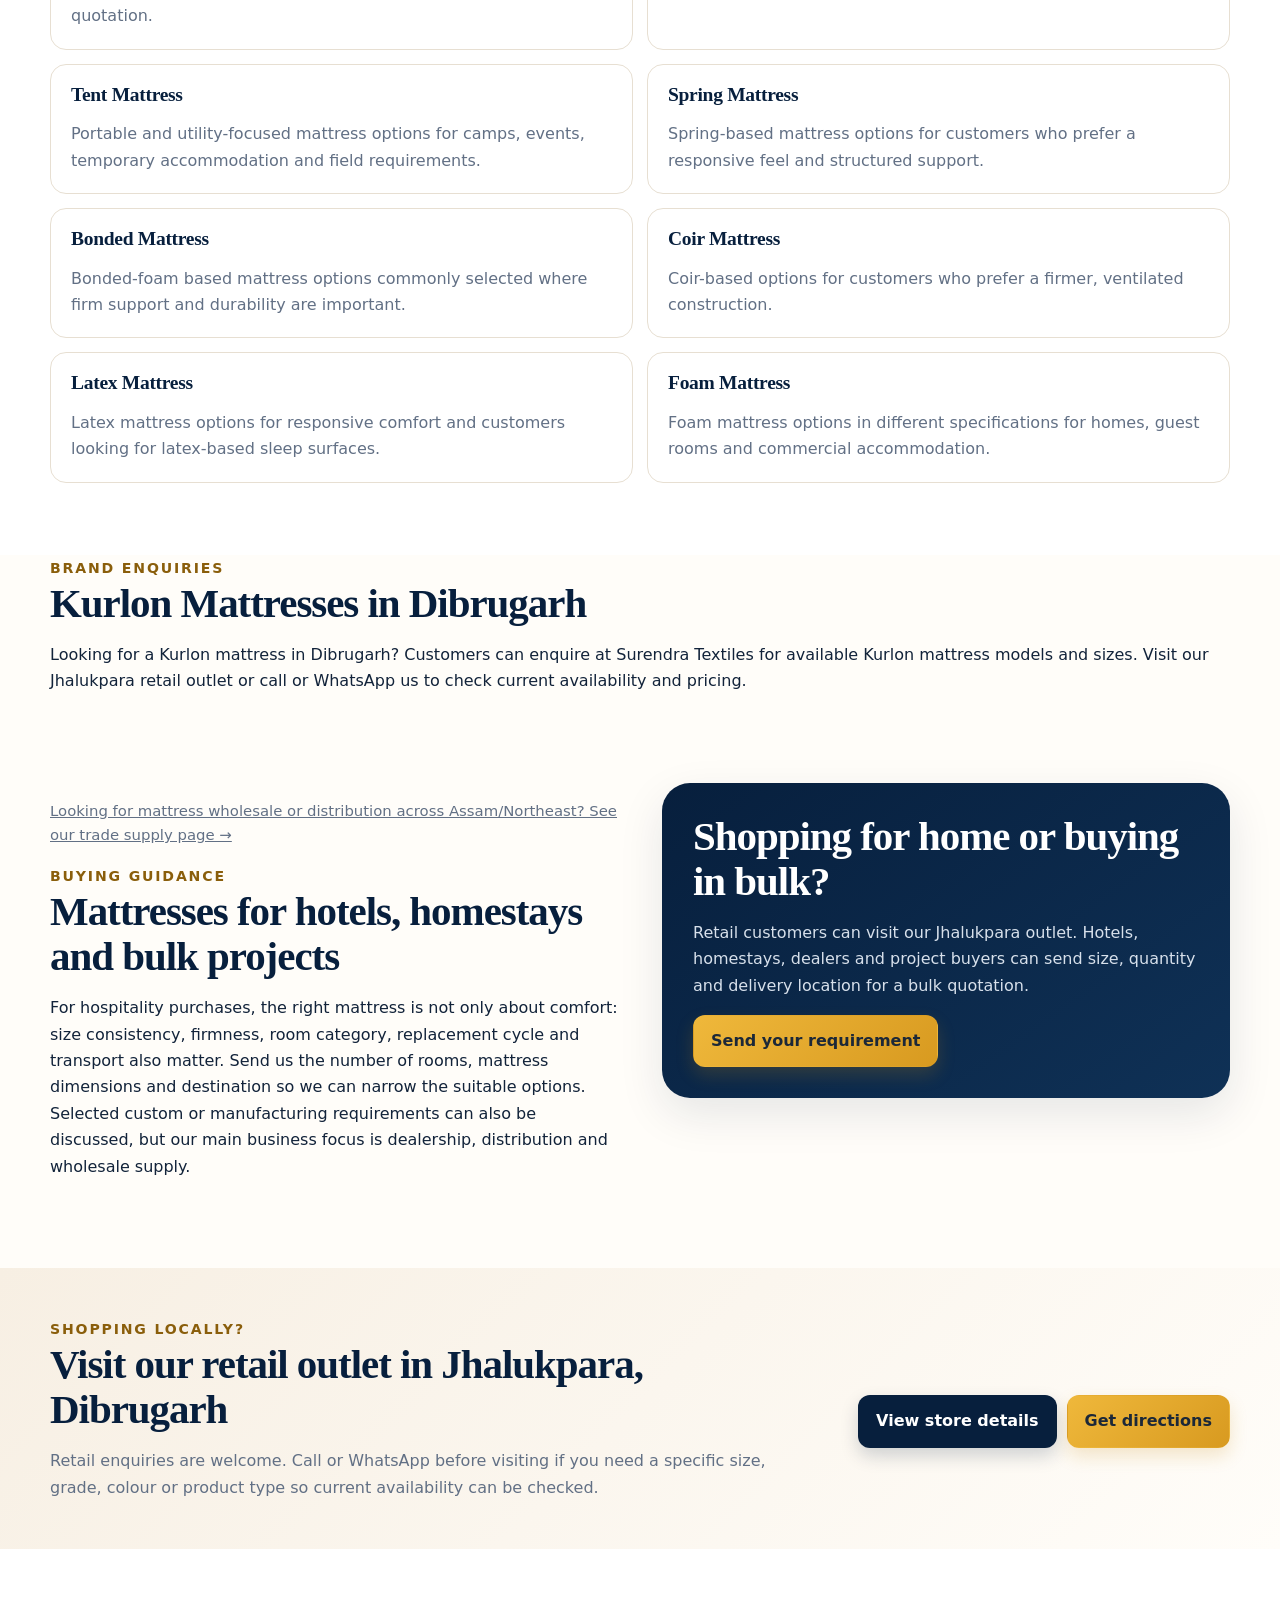
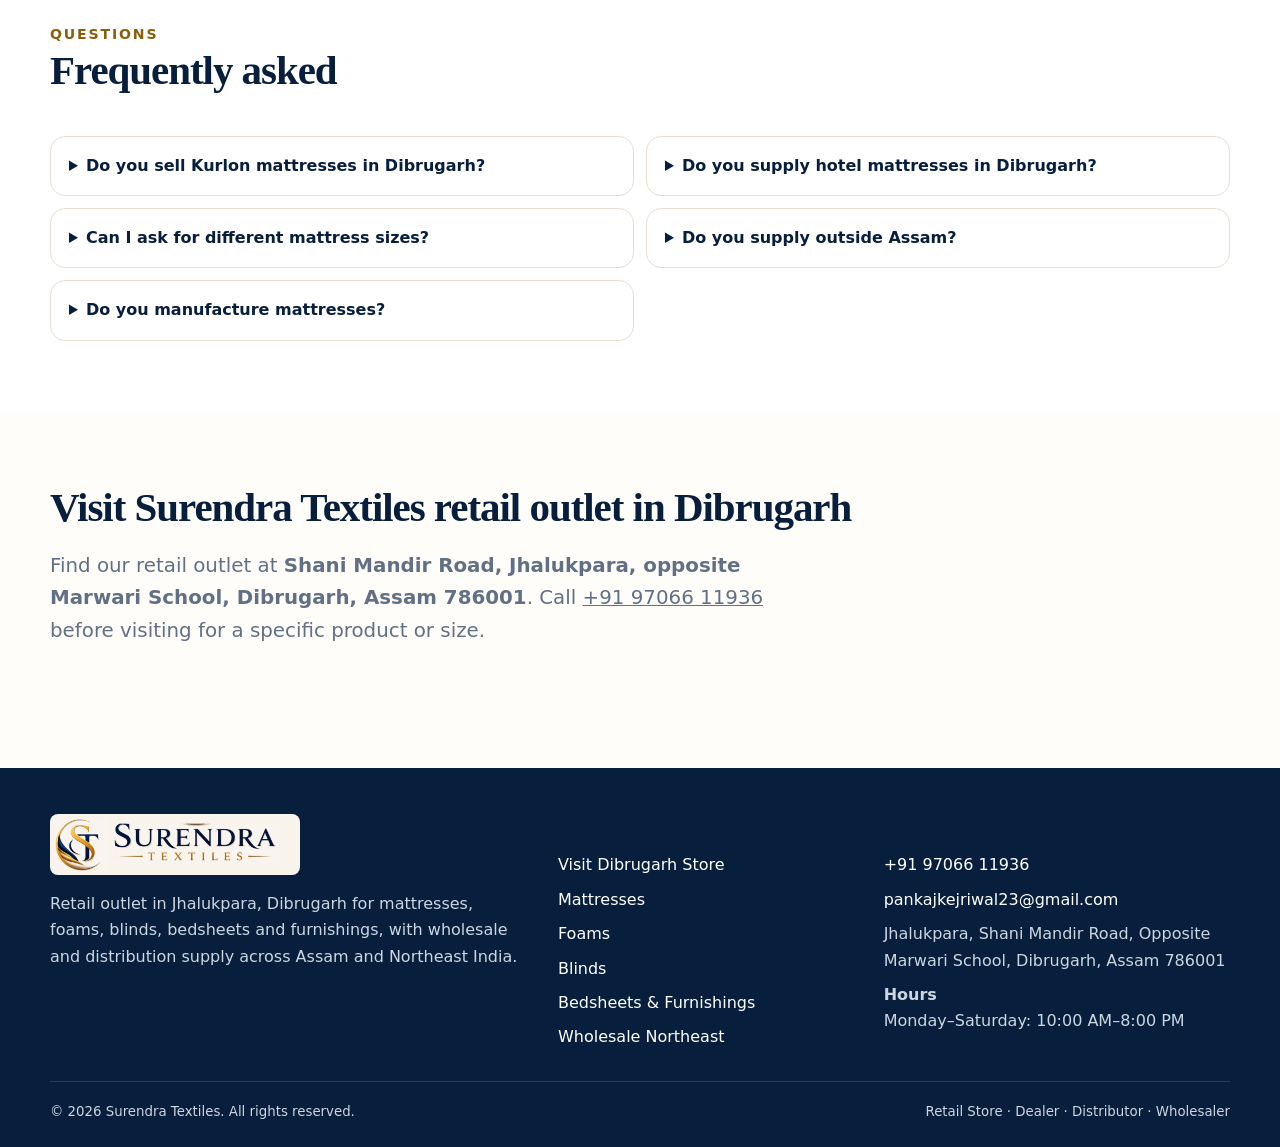
<file: mattresses.html>
<!DOCTYPE html>

<html lang="en-IN">
<head>
<meta charset="utf-8"/>
<meta content="width=device-width,initial-scale=1" name="viewport"/>
<title>Mattress Shop &amp; Dealer in Dibrugarh | Surendra Textiles</title>
<meta content="Visit Surendra Textiles mattress shop in Jhalukpara, Dibrugarh for home, spring, coir, foam, latex, hotel and homestay mattresses. Retail and wholesale enquiries welcome." name="description"/>
<meta content="index,follow" name="robots"/>
<link href="https://surendratextiles.in/mattresses.html" rel="canonical"/>
<link href="assets/surendra-textiles-icon.webp" rel="icon" type="image/webp"/>
<meta content="#14202f" name="theme-color"/>
<meta content="website" property="og:type"/>
<meta content="Surendra Textiles" property="og:site_name"/>
<meta content="Mattress Shop &amp; Dealer in Dibrugarh | Surendra Textiles" property="og:title"/>
<meta content="Shop mattresses at our Dibrugarh retail outlet or enquire for hotel, homestay and wholesale mattress supply across Assam and Northeast India." property="og:description"/>
<meta content="https://surendratextiles.in/mattresses.html" property="og:url"/>
<meta content="https://surendratextiles.in/assets/og-surendra-textiles.jpg" property="og:image"/>
<meta content="Surendra Textiles mattress, foam and furnishing supplier in Dibrugarh, Assam" property="og:image:alt"/>
<meta content="summary_large_image" name="twitter:card"/>
<link as="image" fetchpriority="high" href="assets/products/hotel-mattress-dibrugarh.webp" rel="preload" type="image/webp"/>
<link href="styles.css" rel="stylesheet"/>
<script type="application/ld+json">
{
  "@context":"https://schema.org",
  "@type":"BreadcrumbList",
  "itemListElement":[
    {"@type":"ListItem","position":1,"name":"Home","item":"https://surendratextiles.in/"},
    {"@type":"ListItem","position":2,"name":"Mattress Dealer & Wholesaler in Dibrugarh","item":"https://surendratextiles.in/mattresses.html"}
  ]
}
</script>
</head>
<body>
<a class="skip" href="#main">Skip to main content</a>
<div class="topbar">
<div class="container">
<span>Retail outlet: Jhalukpara, Dibrugarh, Assam 786001  ·  Mon–Sat 10:00 AM–8:00 PM</span>
<span><a href="tel:+919706611936">+91 97066 11936</a>  ·  <a href="mailto:pankajkejriwal23@gmail.com">pankajkejriwal23@gmail.com</a></span>
</div>
</div>
<header class="header">
<div class="container nav">
<a aria-label="Surendra Textiles home" class="brand" href="index.html"><img alt="Surendra Textiles" class="brand-logo" height="220" src="assets/surendra-textiles-logo.webp" width="900"/></a>
<button aria-controls="main-nav" aria-expanded="false" class="menu" type="button">Menu</button>
<nav aria-label="Primary navigation" class="navlinks" id="main-nav"><a href="index.html">Home</a><a href="store-dibrugarh.html">Visit Store</a><a aria-current="page" href="mattresses.html">Mattresses</a><a href="foams.html">Foams</a><a href="blinds.html">Blinds</a><a href="furnishings.html">Furnishings</a><a href="wholesale-northeast.html">Wholesale Northeast</a><a href="contact.html">Contact</a></nav>
<a class="cta gold" href="https://wa.me/919706611936?text=Hello%20Surendra%20Textiles%2C%20I%20have%20a%20product%20enquiry." rel="noopener" target="_blank">WhatsApp enquiry</a>
</div>
</header>
<main id="main">
<div class="container breadcrumb"><a href="index.html">Home</a> / <span>Mattress Shop &amp; Dealer in Dibrugarh</span></div>
<section class="page-hero">
<div class="container page-hero-grid">
<div class="hero-copy">
<span class="eyebrow">Retail outlet · Jhalukpara, Dibrugarh</span>
<h1>Mattress Shop &amp; Dealer in Dibrugarh</h1>
<p class="lead">Visit Surendra Textiles, a mattress dealer in Dibrugarh, for home, spring, coir, foam, latex and other mattress enquiries. Customers can also enquire about Kurlon mattresses at our Jhalukpara retail outlet. We handle hotel, homestay, tent and wholesale mattress requirements across Assam and Northeast India.</p>
<div class="hero-actions">
<a class="cta primary" href="tel:+919706611936">Call for availability</a>
<a class="cta whatsapp" href="https://wa.me/919706611936?text=Hello%20Surendra%20Textiles%2C%20I%20have%20an%20enquiry%20about%20mattresses." rel="noopener" target="_blank">WhatsApp enquiry</a>
<a class="cta ghost" href="contact.html">Request a quote</a>
</div>
</div>
<figure class="hero-media compact">
<img alt="Illustrative white hotel mattress displayed in a furnished room" decoding="async" fetchpriority="high" height="900" loading="eager" src="assets/products/hotel-mattress-dibrugarh.webp" width="1200"/>
</figure>
</div>
</section>
<section class="section alt">
<div class="container">
<div class="section-head"><div><span class="kicker">Available categories</span><h2>Product options</h2></div><p>Exact specifications, sizes, grades, colours and availability can vary. Contact us with your requirement for the most relevant options.</p></div>
<div class="showcase-grid three">
<article class="showcase-card"><img alt="Hotel mattress in a furnished room" decoding="async" height="900" loading="lazy" src="assets/products/hotel-mattress-dibrugarh.webp" width="1200"/><div><h3>Hotel Mattresses</h3><p>For hotels, homestays, guest houses and room projects requiring consistent sizes and quantity supply.</p></div></article>
<article class="showcase-card"><img alt="Quilted spring mattress on a simple platform" decoding="async" height="900" loading="lazy" src="assets/products/spring-mattress.webp" width="1200"/><div><h3>Spring Mattresses</h3><p>Responsive spring-based options for home and hospitality requirements.</p></div></article>
<article class="showcase-card"><img alt="Cutaway samples showing coir, foam and latex mattress constructions" decoding="async" height="900" loading="lazy" src="assets/products/coir-foam-latex-mattress.webp" width="1200"/><div><h3>Coir, Foam &amp; Latex</h3><p>Compare different constructions based on firmness, comfort and intended use.</p></div></article>
</div>
<h2 class="subsection-title">Full mattress range</h2>
<div class="product-list"><article class="product-row"><h3>Hotel Mattress</h3><p>Mattress options for hotels, guest houses and institutional rooms. Share bed dimensions, desired firmness and room count for a bulk quotation.</p></article><article class="product-row"><h3>Homestay Mattress</h3><p>Practical mattress choices for homestays and rental rooms, balancing guest comfort, durability and replacement planning.</p></article><article class="product-row"><h3>Tent Mattress</h3><p>Portable and utility-focused mattress options for camps, events, temporary accommodation and field requirements.</p></article><article class="product-row"><h3>Spring Mattress</h3><p>Spring-based mattress options for customers who prefer a responsive feel and structured support.</p></article><article class="product-row"><h3>Bonded Mattress</h3><p>Bonded-foam based mattress options commonly selected where firm support and durability are important.</p></article><article class="product-row"><h3>Coir Mattress</h3><p>Coir-based options for customers who prefer a firmer, ventilated construction.</p></article><article class="product-row"><h3>Latex Mattress</h3><p>Latex mattress options for responsive comfort and customers looking for latex-based sleep surfaces.</p></article><article class="product-row"><h3>Foam Mattress</h3><p>Foam mattress options in different specifications for homes, guest rooms and commercial accommodation.</p></article></div>
</div>
</section>
<div class="container">
 <span class="kicker">Brand enquiries</span>
  <h2>Kurlon Mattresses in Dibrugarh</h2>
 <p>Looking for a Kurlon mattress in Dibrugarh? Customers can enquire at Surendra Textiles for available Kurlon mattress models and sizes. Visit our Jhalukpara retail outlet or call or WhatsApp us to check current availability and pricing.</p>
 </div>
</section>
<section class="section">
<div class="container split">
<div><p class="micro"><a href="wholesale-northeast.html">Looking for mattress wholesale or distribution across Assam/Northeast? See our trade supply page →</a></p>
<span class="kicker">Buying guidance</span><h2>Mattresses for hotels, homestays and bulk projects</h2><p>For hospitality purchases, the right mattress is not only about comfort: size consistency, firmness, room category, replacement cycle and transport also matter. Send us the number of rooms, mattress dimensions and destination so we can narrow the suitable options. Selected custom or manufacturing requirements can also be discussed, but our main business focus is dealership, distribution and wholesale supply.</p></div>
<aside class="quote-box"><h2>Shopping for home or buying in bulk?</h2><p>Retail customers can visit our Jhalukpara outlet. Hotels, homestays, dealers and project buyers can send size, quantity and delivery location for a bulk quotation.</p><a class="cta gold" href="contact.html">Send your requirement</a></aside>
</div>
</section>
<section class="section retail-visit-band">
<div class="container retail-visit-inner">
<div><span class="kicker">Shopping locally?</span><h2>Visit our retail outlet in Jhalukpara, Dibrugarh</h2><p>Retail enquiries are welcome. Call or WhatsApp before visiting if you need a specific size, grade, colour or product type so current availability can be checked.</p></div>
<div class="hero-actions"><a class="cta primary" href="store-dibrugarh.html">View store details</a><a class="cta gold" href="https://www.google.com/maps/search/?api=1&amp;query=Surendra%20Textiles%20Shani%20Mandir%20Road%20Jhalukpara%20Dibrugarh%20Assam%20786001" rel="noopener" target="_blank">Get directions</a></div>
</div>
</section><section class="section alt">
<div class="container">
<div class="section-head"><div><span class="kicker">Questions</span><h2>Frequently asked</h2></div></div>
<div class="faq"><details>
 <summary>Do you sell Kurlon mattresses in Dibrugarh?</summary>
  <p>Customers can enquire about Kurlon mattresses at Surendra Textiles in Dibrugarh. Available models, sizes and stock may vary, so call, WhatsApp or visit our Jhalukpara store to check current availability.</p>
 </details><details><summary>Do you supply hotel mattresses in Dibrugarh?</summary><p>Yes. We take hotel and homestay mattress enquiries in Dibrugarh and can discuss bulk supply requirements for Northeast locations.</p></details><details><summary>Can I ask for different mattress sizes?</summary><p>Yes. Share the exact length, width, thickness, quantity and preferred mattress type. Availability and custom possibilities can then be confirmed.</p></details><details><summary>Do you supply outside Assam?</summary><p>Trade and bulk enquiries are welcome from Arunachal Pradesh, Manipur, Meghalaya, Mizoram, Nagaland and Tripura in addition to Assam.</p></details><details><summary>Do you manufacture mattresses?</summary><p>Selected custom mattress requirements can be discussed where suitable. Share the size, construction, quantity and intended use so available options can be confirmed.</p></details></div>
</div>
</section>
<section class="section">
<div class="container">
<h2>Visit Surendra Textiles retail outlet in Dibrugarh</h2>
<p class="lead">Find our retail outlet at <strong>Shani Mandir Road, Jhalukpara, opposite Marwari School, Dibrugarh, Assam 786001</strong>. Call <a href="tel:+919706611936">+91 97066 11936</a> before visiting for a specific product or size.</p>
</div>
</section>
</main>
<footer class="footer">
<div class="container">
<div class="footer-grid">
<div>
<a aria-label="Surendra Textiles home" class="brand" href="index.html"><img alt="Surendra Textiles" class="brand-logo" height="220" src="assets/surendra-textiles-logo.webp" width="900"/></a>
<p>Retail outlet in Jhalukpara, Dibrugarh for mattresses, foams, blinds, bedsheets and furnishings, with wholesale and distribution supply across Assam and Northeast India.</p>
</div>
<div>
<h3>Products</h3>
<div class="footer-links"><a href="store-dibrugarh.html">Visit Dibrugarh Store</a><a href="mattresses.html">Mattresses</a><a href="foams.html">Foams</a><a href="blinds.html">Blinds</a><a href="furnishings.html">Bedsheets &amp; Furnishings</a><a href="wholesale-northeast.html">Wholesale Northeast</a></div>
</div>
<div>
<h3>Contact</h3>
<div class="footer-links">
<a href="tel:+919706611936">+91 97066 11936</a>
<a href="mailto:pankajkejriwal23@gmail.com">pankajkejriwal23@gmail.com</a>
<span>Jhalukpara, Shani Mandir Road, Opposite Marwari School, Dibrugarh, Assam 786001</span>
<span><strong>Hours</strong><br/>Monday–Saturday: 10:00 AM–8:00 PM</span>
</div>
</div>
</div>
<div class="copyright">
<small>© <span data-year=""></span> Surendra Textiles. All rights reserved.</small>
<small>Retail Store · Dealer · Distributor · Wholesaler</small>
</div>
</div>
</footer>
<div aria-label="Quick contact" class="sticky-actions">
<a href="tel:+919706611936">Call now</a>
<a href="https://wa.me/919706611936?text=Hello%20Surendra%20Textiles%2C%20I%20have%20a%20product%20enquiry." rel="noopener" target="_blank">WhatsApp</a>
</div>
<script defer="" src="script.js"></script>
</body>
</html>
</file>
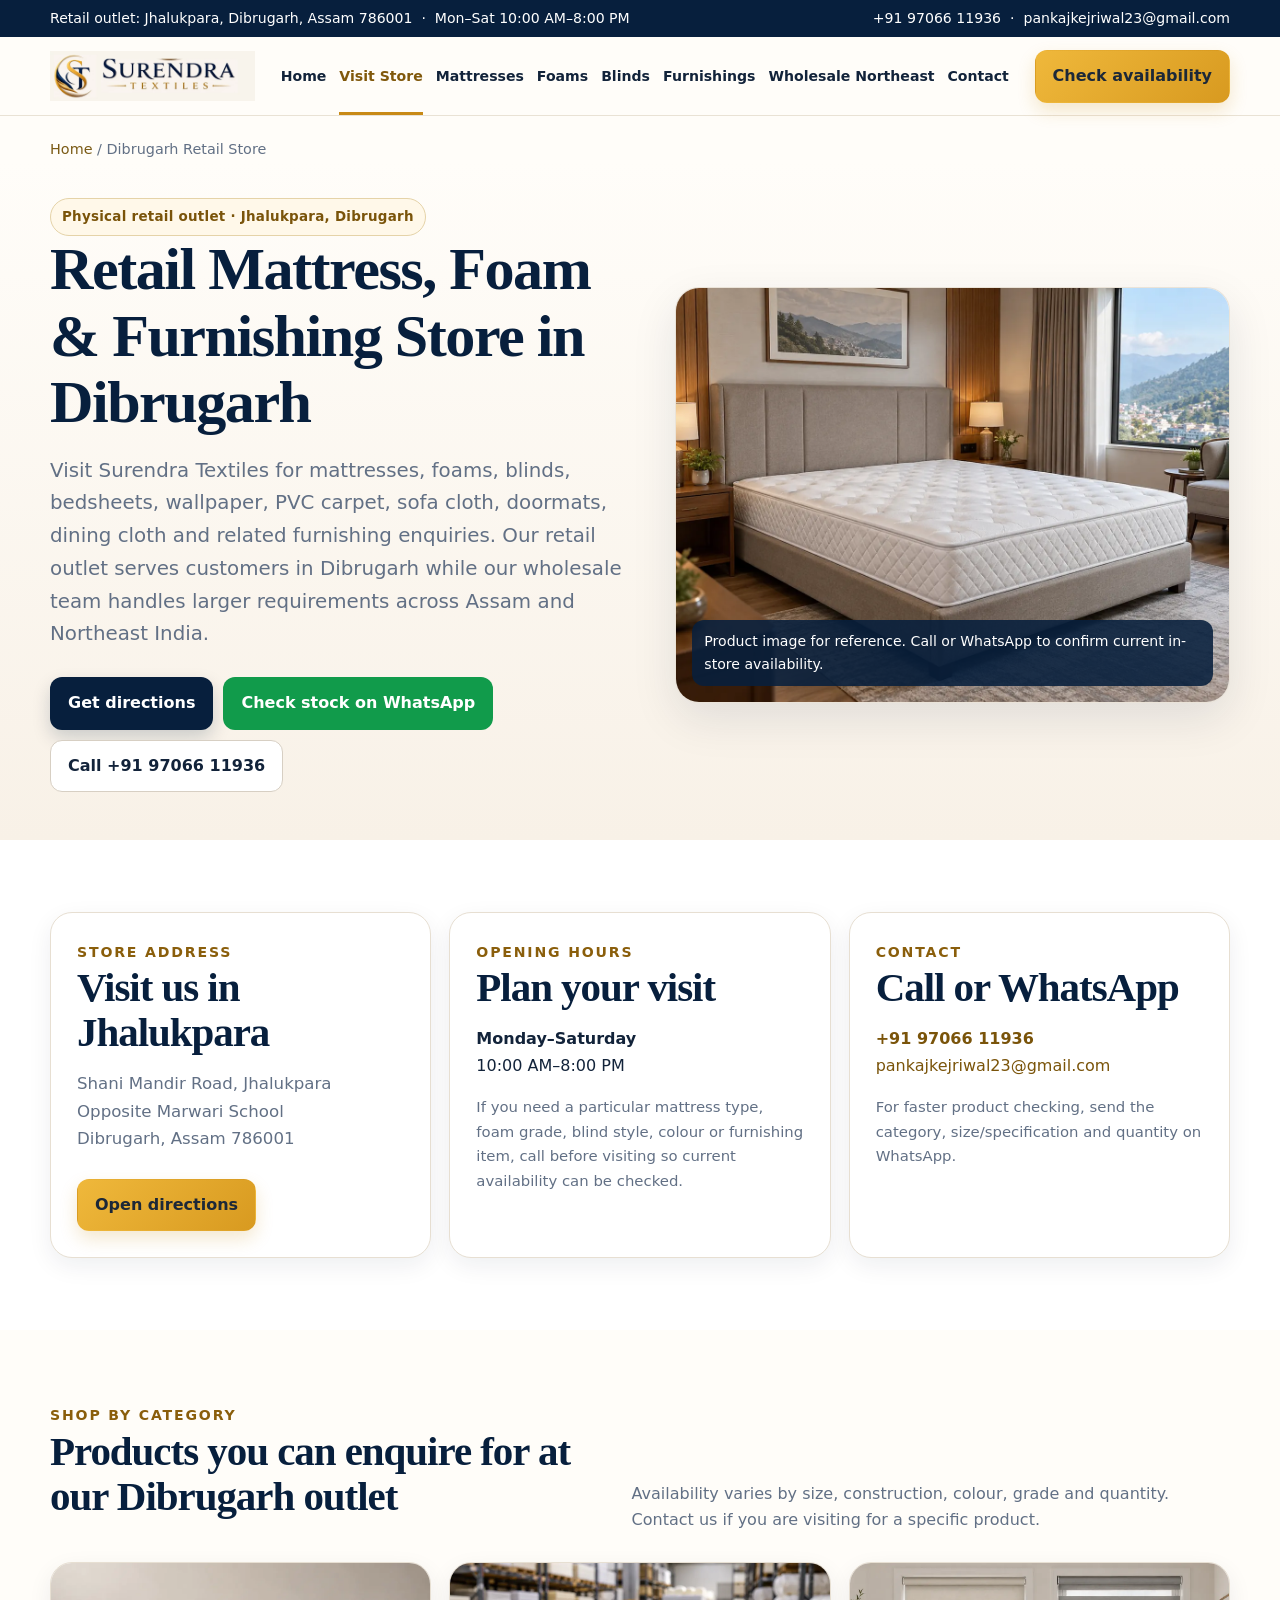
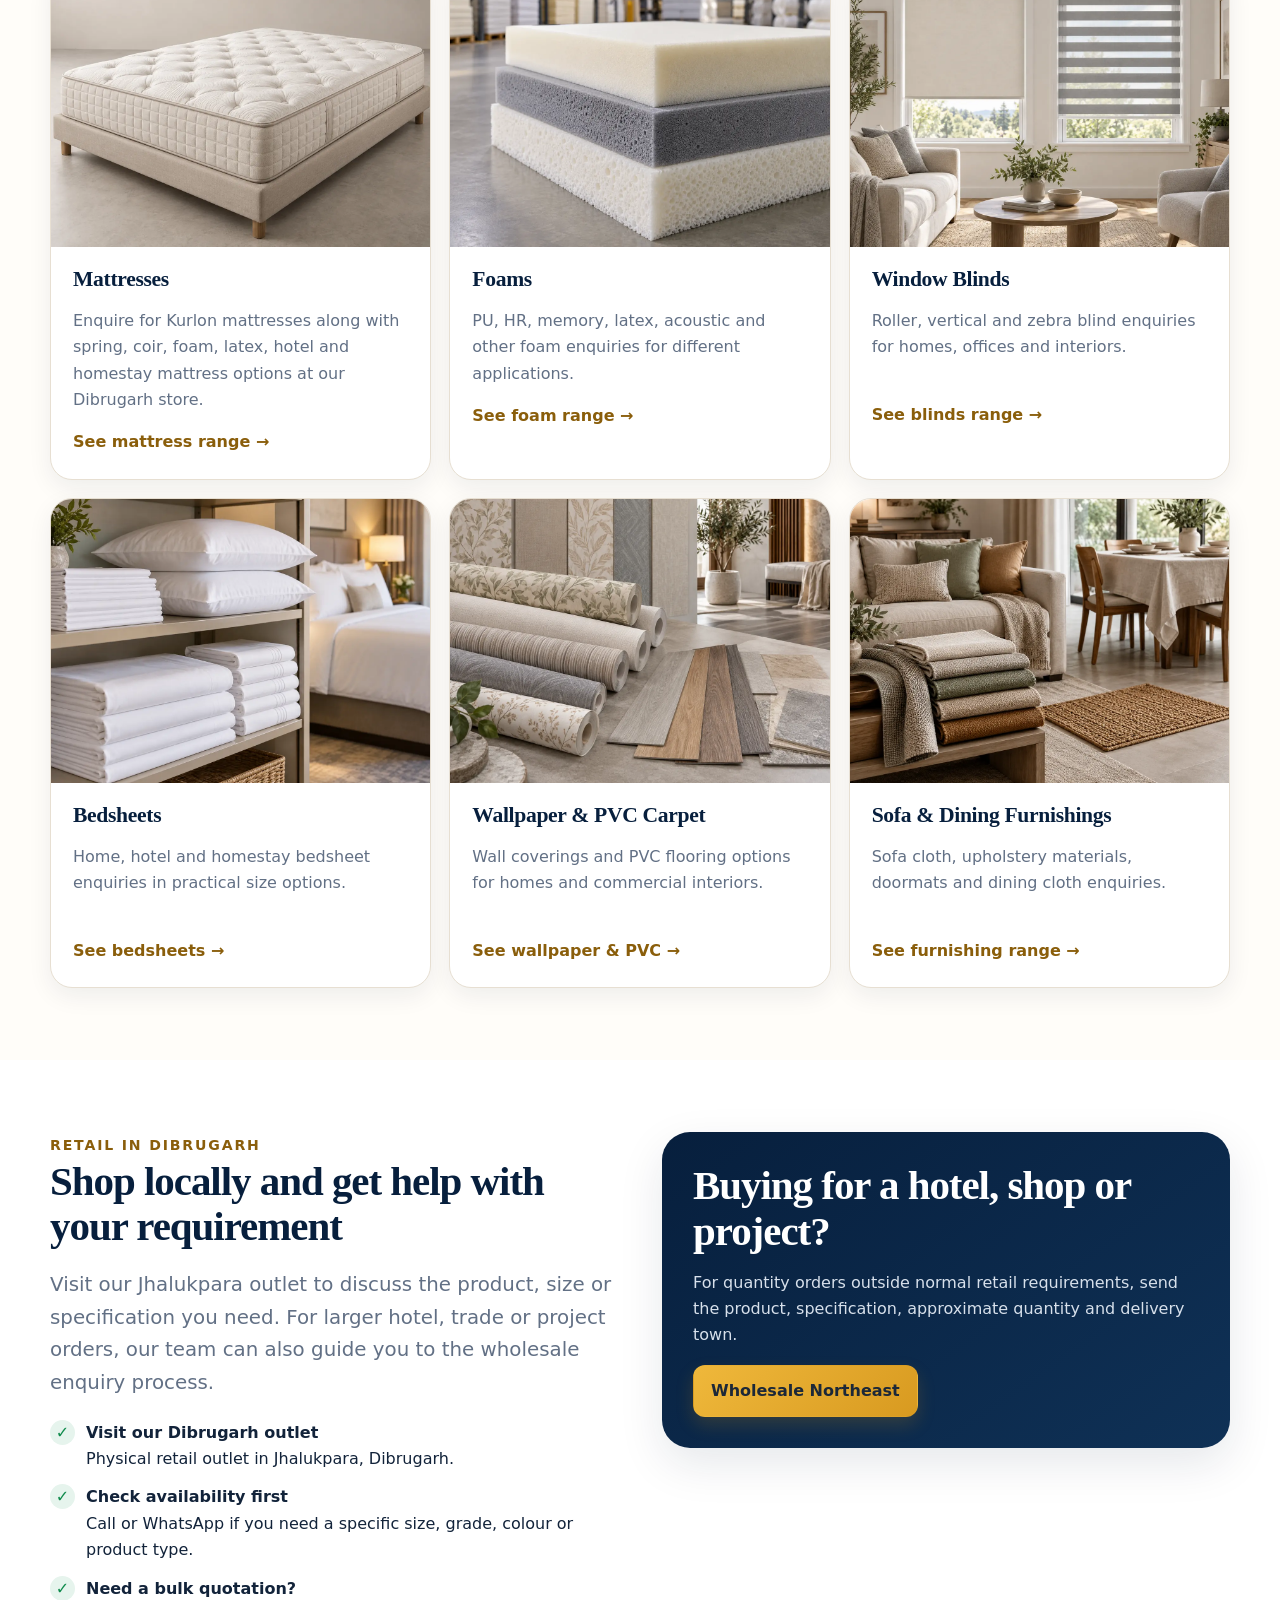
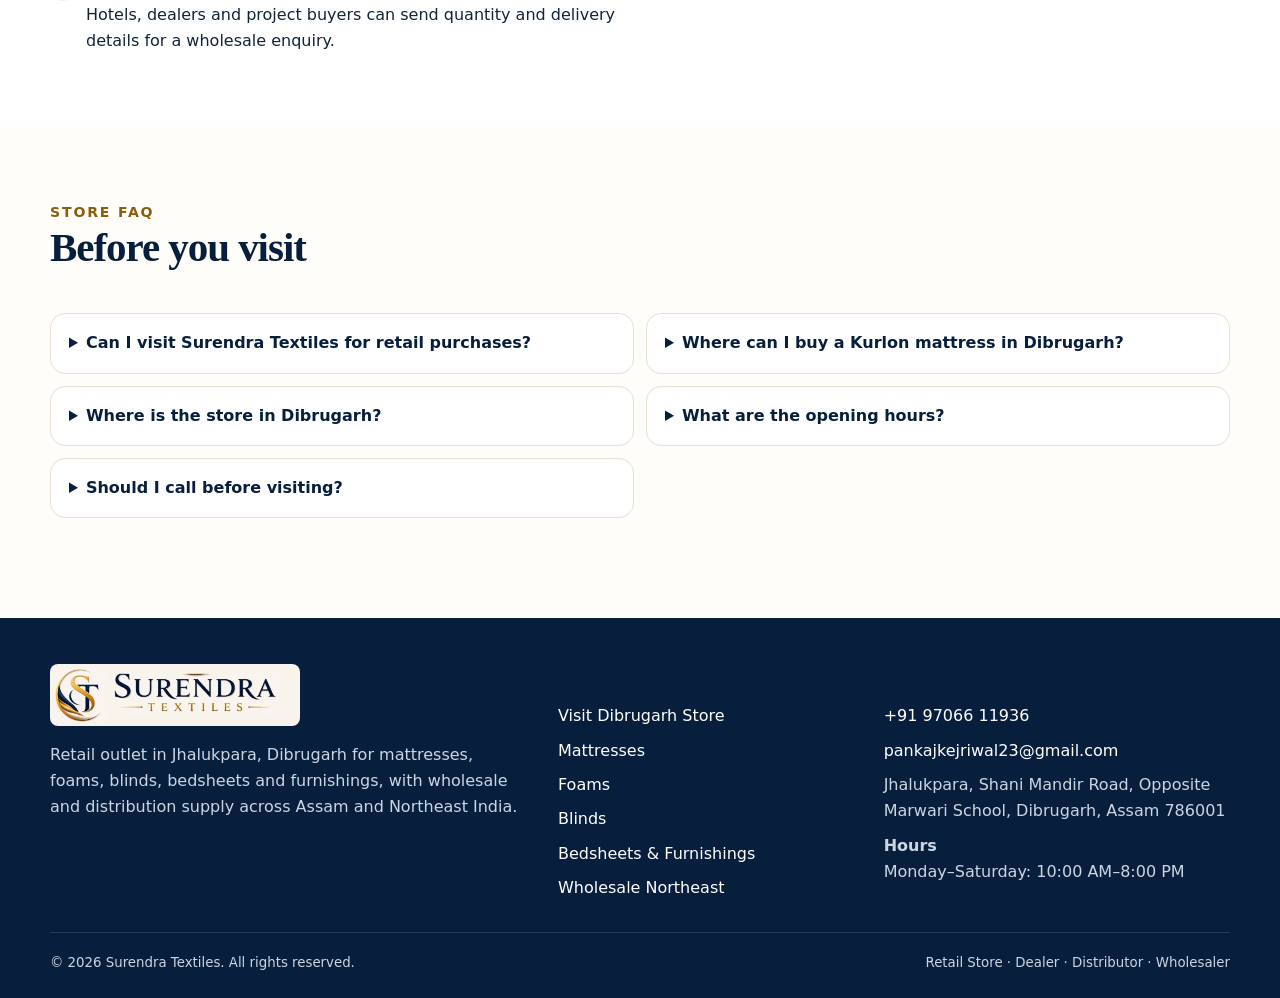
<file: store-dibrugarh.html>
<!DOCTYPE html>

<html lang="en-IN">
<head>
<meta charset="utf-8"/>
<meta content="width=device-width,initial-scale=1" name="viewport"/>
<title>Retail Mattress &amp; Furnishing Store in Dibrugarh | Surendra Textiles</title>
<meta content="Visit Surendra Textiles retail outlet in Jhalukpara, Dibrugarh for mattresses, foams, blinds, bedsheets, wallpaper, PVC carpet, sofa cloth and furnishings. Get directions, hours and contact details." name="description"/>
<meta content="index,follow" name="robots"/>
<link href="https://surendratextiles.in/store-dibrugarh.html" rel="canonical"/>
<link href="assets/surendra-textiles-icon.webp" rel="icon" type="image/webp"/>
<meta content="#14202f" name="theme-color"/>
<meta content="website" property="og:type"/>
<meta content="Surendra Textiles" property="og:site_name"/>
<meta content="Retail Mattress &amp; Furnishing Store in Dibrugarh | Surendra Textiles" property="og:title"/>
<meta content="Visit our Jhalukpara retail outlet for mattresses, foams, blinds, bedsheets, wallpaper, PVC carpet and furnishings." property="og:description"/>
<meta content="https://surendratextiles.in/store-dibrugarh.html" property="og:url"/>
<meta content="https://surendratextiles.in/assets/og-surendra-textiles.jpg" property="og:image"/>
<meta content="Surendra Textiles retail mattress, foam and furnishing store in Dibrugarh, Assam" property="og:image:alt"/>
<meta content="summary_large_image" name="twitter:card"/>
<link as="image" fetchpriority="high" href="assets/products/hotel-mattress-dibrugarh.webp" rel="preload" type="image/webp"/>
<link href="styles.css" rel="stylesheet"/>
<script type="application/ld+json">{
  "@context": "https://schema.org",
  "@graph": [
    {
      "@type": "HomeGoodsStore",
      "@id": "https://surendratextiles.in/#business",
      "name": "Surendra Textiles",
      "url": "https://surendratextiles.in/",
      "telephone": "+919706611936",
      "email": "pankajkejriwal23@gmail.com",
      "description": "Retail outlet in Jhalukpara, Dibrugarh for mattresses, foams, blinds, bedsheets, wallpaper, PVC carpet and furnishing materials.",
      "address": {
        "@type": "PostalAddress",
        "streetAddress": "Shani Mandir Road, Jhalukpara, Opposite Marwari School",
        "addressLocality": "Dibrugarh",
        "addressRegion": "Assam",
        "postalCode": "786001",
        "addressCountry": "IN"
      },
      "openingHoursSpecification": {
        "@type": "OpeningHoursSpecification",
        "dayOfWeek": [
          "Monday",
          "Tuesday",
          "Wednesday",
          "Thursday",
          "Friday",
          "Saturday"
        ],
        "opens": "10:00",
        "closes": "20:00"
      },
      "hasOfferCatalog": {
        "@type": "OfferCatalog",
        "name": "Retail product categories",
        "itemListElement": [
          {
            "@type": "OfferCatalog",
            "name": "Mattresses"
          },
          {
            "@type": "OfferCatalog",
            "name": "Foams"
          },
          {
            "@type": "OfferCatalog",
            "name": "Window Blinds"
          },
          {
            "@type": "OfferCatalog",
            "name": "Bedsheets"
          },
          {
            "@type": "OfferCatalog",
            "name": "Wallpaper and PVC Carpet"
          },
          {
            "@type": "OfferCatalog",
            "name": "Sofa and Dining Furnishings"
          }
        ]
      }
    },
    {
      "@type": "BreadcrumbList",
      "itemListElement": [
        {
          "@type": "ListItem",
          "position": 1,
          "name": "Home",
          "item": "https://surendratextiles.in/"
        },
        {
          "@type": "ListItem",
          "position": 2,
          "name": "Dibrugarh Retail Store",
          "item": "https://surendratextiles.in/store-dibrugarh.html"
        }
      ]
    }
  ]
}</script>
</head>
<body>
<a class="skip" href="#main">Skip to main content</a>
<div class="topbar"><div class="container"><span>Retail outlet: Jhalukpara, Dibrugarh, Assam 786001  ·  Mon–Sat 10:00 AM–8:00 PM</span><span><a href="tel:+919706611936">+91 97066 11936</a>  ·  <a href="mailto:pankajkejriwal23@gmail.com">pankajkejriwal23@gmail.com</a></span></div></div>
<header class="header"><div class="container nav">
<a aria-label="Surendra Textiles home" class="brand" href="index.html"><img alt="Surendra Textiles" class="brand-logo" height="220" src="assets/surendra-textiles-logo.webp" width="900"/></a>
<button aria-controls="main-nav" aria-expanded="false" class="menu" type="button">Menu</button>
<nav aria-label="Primary navigation" class="navlinks" id="main-nav">
<a href="index.html">Home</a><a aria-current="page" href="store-dibrugarh.html">Visit Store</a><a href="mattresses.html">Mattresses</a><a href="foams.html">Foams</a><a href="blinds.html">Blinds</a><a href="furnishings.html">Furnishings</a><a href="wholesale-northeast.html">Wholesale Northeast</a><a href="contact.html">Contact</a>
</nav>
<a class="cta gold" href="https://wa.me/919706611936?text=Hello%20Surendra%20Textiles%2C%20I%20want%20to%20check%20product%20availability%20before%20visiting%20your%20store." rel="noopener" target="_blank">Check availability</a>
</div></header>
<main id="main">
<div class="container breadcrumb"><a href="index.html">Home</a> / <span>Dibrugarh Retail Store</span></div>
<section class="page-hero retail-store-hero"><div class="container page-hero-grid">
<div class="hero-copy"><span class="eyebrow">Physical retail outlet · Jhalukpara, Dibrugarh</span><h1>Retail Mattress, Foam &amp; Furnishing Store in Dibrugarh</h1><p class="lead">Visit Surendra Textiles for mattresses, foams, blinds, bedsheets, wallpaper, PVC carpet, sofa cloth, doormats, dining cloth and related furnishing enquiries. Our retail outlet serves customers in Dibrugarh while our wholesale team handles larger requirements across Assam and Northeast India.</p>
<div class="hero-actions"><a class="cta primary" href="https://www.google.com/maps/search/?api=1&amp;query=Surendra%20Textiles%20Shani%20Mandir%20Road%20Jhalukpara%20Dibrugarh%20Assam%20786001" rel="noopener" target="_blank">Get directions</a><a class="cta whatsapp" href="https://wa.me/919706611936?text=Hello%20Surendra%20Textiles%2C%20I%20want%20to%20check%20availability%20at%20your%20Dibrugarh%20retail%20store." rel="noopener" target="_blank">Check stock on WhatsApp</a><a class="cta ghost" href="tel:+919706611936">Call +91 97066 11936</a></div></div>
<figure class="hero-media"><img alt="Illustrative white mattress displayed in a furnished bedroom" decoding="async" fetchpriority="high" height="900" loading="eager" src="assets/products/hotel-mattress-dibrugarh.webp" width="1200"/><figcaption>Product image for reference. Call or WhatsApp to confirm current in-store availability.</figcaption></figure>
</div></section>
<section class="section alt"><div class="container store-info-grid">
<div class="store-info-card"><span class="kicker">Store address</span><h2>Visit us in Jhalukpara</h2><address>Shani Mandir Road, Jhalukpara<br/>Opposite Marwari School<br/>Dibrugarh, Assam 786001</address><div class="hero-actions"><a class="cta gold" href="https://www.google.com/maps/search/?api=1&amp;query=Surendra%20Textiles%20Shani%20Mandir%20Road%20Jhalukpara%20Dibrugarh%20Assam%20786001" rel="noopener" target="_blank">Open directions</a></div></div>
<div class="store-info-card"><span class="kicker">Opening hours</span><h2>Plan your visit</h2><p><strong>Monday–Saturday</strong><br/>10:00 AM–8:00 PM</p><p class="micro">If you need a particular mattress type, foam grade, blind style, colour or furnishing item, call before visiting so current availability can be checked.</p></div>
<div class="store-info-card"><span class="kicker">Contact</span><h2>Call or WhatsApp</h2><p><a href="tel:+919706611936"><strong>+91 97066 11936</strong></a><br/><a href="mailto:pankajkejriwal23@gmail.com">pankajkejriwal23@gmail.com</a></p><p class="micro">For faster product checking, send the category, size/specification and quantity on WhatsApp.</p></div>
</div></section>
<section class="section"><div class="container"><div class="section-head"><div><span class="kicker">Shop by category</span><h2>Products you can enquire for at our Dibrugarh outlet</h2></div><p>Availability varies by size, construction, colour, grade and quantity. Contact us if you are visiting for a specific product.</p></div>
<div class="cards product-cards">
<article class="card image-card"><a class="card-image-link" href="mattresses.html"><img alt="Quilted spring mattress displayed on a neutral platform" decoding="async" height="900" loading="lazy" src="assets/products/spring-mattress.webp" width="1200"/></a><div class="card-body"><h3>Mattresses</h3><p>Enquire for Kurlon mattresses along with spring, coir, foam, latex, hotel and homestay mattress options at our Dibrugarh store.</p><a class="more" href="mattresses.html">See mattress range →</a></div></article>
<article class="card image-card"><a class="card-image-link" href="foams.html"><img alt="Stacked foam slabs with different textures and densities" decoding="async" height="900" loading="lazy" src="assets/products/pu-hr-memory-foam.webp" width="1200"/></a><div class="card-body"><h3>Foams</h3><p>PU, HR, memory, latex, acoustic and other foam enquiries for different applications.</p><a class="more" href="foams.html">See foam range →</a></div></article>
<article class="card image-card"><a class="card-image-link" href="blinds.html"><img alt="Roller blind and zebra blind installed on adjacent windows" decoding="async" height="900" loading="lazy" src="assets/products/roller-zebra-blinds.webp" width="1200"/></a><div class="card-body"><h3>Window Blinds</h3><p>Roller, vertical and zebra blind enquiries for homes, offices and interiors.</p><a class="more" href="blinds.html">See blinds range →</a></div></article>
<article class="card image-card"><a class="card-image-link" href="furnishings.html"><img alt="Folded white bedsheets and pillowcases arranged on a linen shelf" decoding="async" height="900" loading="lazy" src="assets/products/hotel-bedsheets.webp" width="1200"/></a><div class="card-body"><h3>Bedsheets</h3><p>Home, hotel and homestay bedsheet enquiries in practical size options.</p><a class="more" href="furnishings.html">See bedsheets →</a></div></article>
<article class="card image-card"><a class="card-image-link" href="furnishings.html"><img alt="Wallpaper rolls and PVC flooring samples displayed together" decoding="async" height="900" loading="lazy" src="assets/products/wallpaper-pvc.webp" width="1200"/></a><div class="card-body"><h3>Wallpaper &amp; PVC Carpet</h3><p>Wall coverings and PVC flooring options for homes and commercial interiors.</p><a class="more" href="furnishings.html">See wallpaper &amp; PVC →</a></div></article>
<article class="card image-card"><a class="card-image-link" href="furnishings.html"><img alt="Upholstery fabrics, dining cloth and doormat arranged in a home interior" decoding="async" height="900" loading="lazy" src="assets/products/sofa-dining-furnishings.webp" width="1200"/></a><div class="card-body"><h3>Sofa &amp; Dining Furnishings</h3><p>Sofa cloth, upholstery materials, doormats and dining cloth enquiries.</p><a class="more" href="furnishings.html">See furnishing range →</a></div></article>
</div></div></section>
<section class="section alt"><div class="container split"><div><span class="kicker">Retail in Dibrugarh</span><h2>Shop locally and get help with your requirement</h2><p class="lead">Visit our Jhalukpara outlet to discuss the product, size or specification you need. For larger hotel, trade or project orders, our team can also guide you to the wholesale enquiry process.</p><div class="checks"><div class="check"><b>✓</b><div><strong>Visit our Dibrugarh outlet</strong><br/><span>Physical retail outlet in Jhalukpara, Dibrugarh.</span></div></div><div class="check"><b>✓</b><div><strong>Check availability first</strong><br/><span>Call or WhatsApp if you need a specific size, grade, colour or product type.</span></div></div><div class="check"><b>✓</b><div><strong>Need a bulk quotation?</strong><br/><span>Hotels, dealers and project buyers can send quantity and delivery details for a wholesale enquiry.</span></div></div></div></div><aside class="quote-box"><h2>Buying for a hotel, shop or project?</h2><p>For quantity orders outside normal retail requirements, send the product, specification, approximate quantity and delivery town.</p><a class="cta gold" href="wholesale-northeast.html">Wholesale Northeast</a></aside></div></section>
<section class="section"><div class="container"><div class="section-head"><div><span class="kicker">Store FAQ</span><h2>Before you visit</h2></div></div><div class="faq">
<details><summary>Can I visit Surendra Textiles for retail purchases?</summary><p>Yes. Surendra Textiles has a physical retail outlet in Jhalukpara, Dibrugarh for mattress, foam, blind, bedsheet, wallpaper and furnishing enquiries.</p></details>
<details>
  <summary>Where can I buy a Kurlon mattress in Dibrugarh?</summary>
 <p>You can enquire about Kurlon mattresses at Surendra Textiles in Jhalukpara, Dibrugarh. Contact us or visit the store to check currently available Kurlon models and sizes.</p>
</details>
<details><summary>Where is the store in Dibrugarh?</summary><p>Shani Mandir Road, Jhalukpara, opposite Marwari School, Dibrugarh, Assam 786001.</p></details>
<details><summary>What are the opening hours?</summary><p>The stated business hours are Monday to Saturday, 10:00 AM to 8:00 PM.</p></details>
<details><summary>Should I call before visiting?</summary><p>Yes if you need a specific size, grade, colour or product type. Availability can vary, so calling or sending a WhatsApp message first is recommended.</p></details>
</div></div></section>
</main>
<footer class="footer"><div class="container"><div class="footer-grid"><div><a aria-label="Surendra Textiles home" class="brand" href="index.html"><img alt="Surendra Textiles" class="brand-logo" height="220" src="assets/surendra-textiles-logo.webp" width="900"/></a><p>Retail outlet in Jhalukpara, Dibrugarh for mattresses, foams, blinds, bedsheets and furnishings, with wholesale and distribution supply across Assam and Northeast India.</p></div><div><h3>Products</h3><div class="footer-links"><a href="store-dibrugarh.html">Visit Dibrugarh Store</a><a href="mattresses.html">Mattresses</a><a href="foams.html">Foams</a><a href="blinds.html">Blinds</a><a href="furnishings.html">Bedsheets &amp; Furnishings</a><a href="wholesale-northeast.html">Wholesale Northeast</a></div></div><div><h3>Contact</h3><div class="footer-links"><a href="tel:+919706611936">+91 97066 11936</a><a href="mailto:pankajkejriwal23@gmail.com">pankajkejriwal23@gmail.com</a><span>Jhalukpara, Shani Mandir Road, Opposite Marwari School, Dibrugarh, Assam 786001</span><span><strong>Hours</strong><br/>Monday–Saturday: 10:00 AM–8:00 PM</span></div></div></div><div class="copyright"><small>© <span data-year=""></span> Surendra Textiles. All rights reserved.</small><small>Retail Store · Dealer · Distributor · Wholesaler</small></div></div></footer>
<div aria-label="Quick contact" class="sticky-actions"><a href="tel:+919706611936">Call now</a><a href="https://wa.me/919706611936?text=Hello%20Surendra%20Textiles%2C%20I%20want%20to%20check%20product%20availability%20at%20your%20Dibrugarh%20store." rel="noopener" target="_blank">WhatsApp</a></div>
<script defer="" src="script.js"></script>
</body></html>
</file>
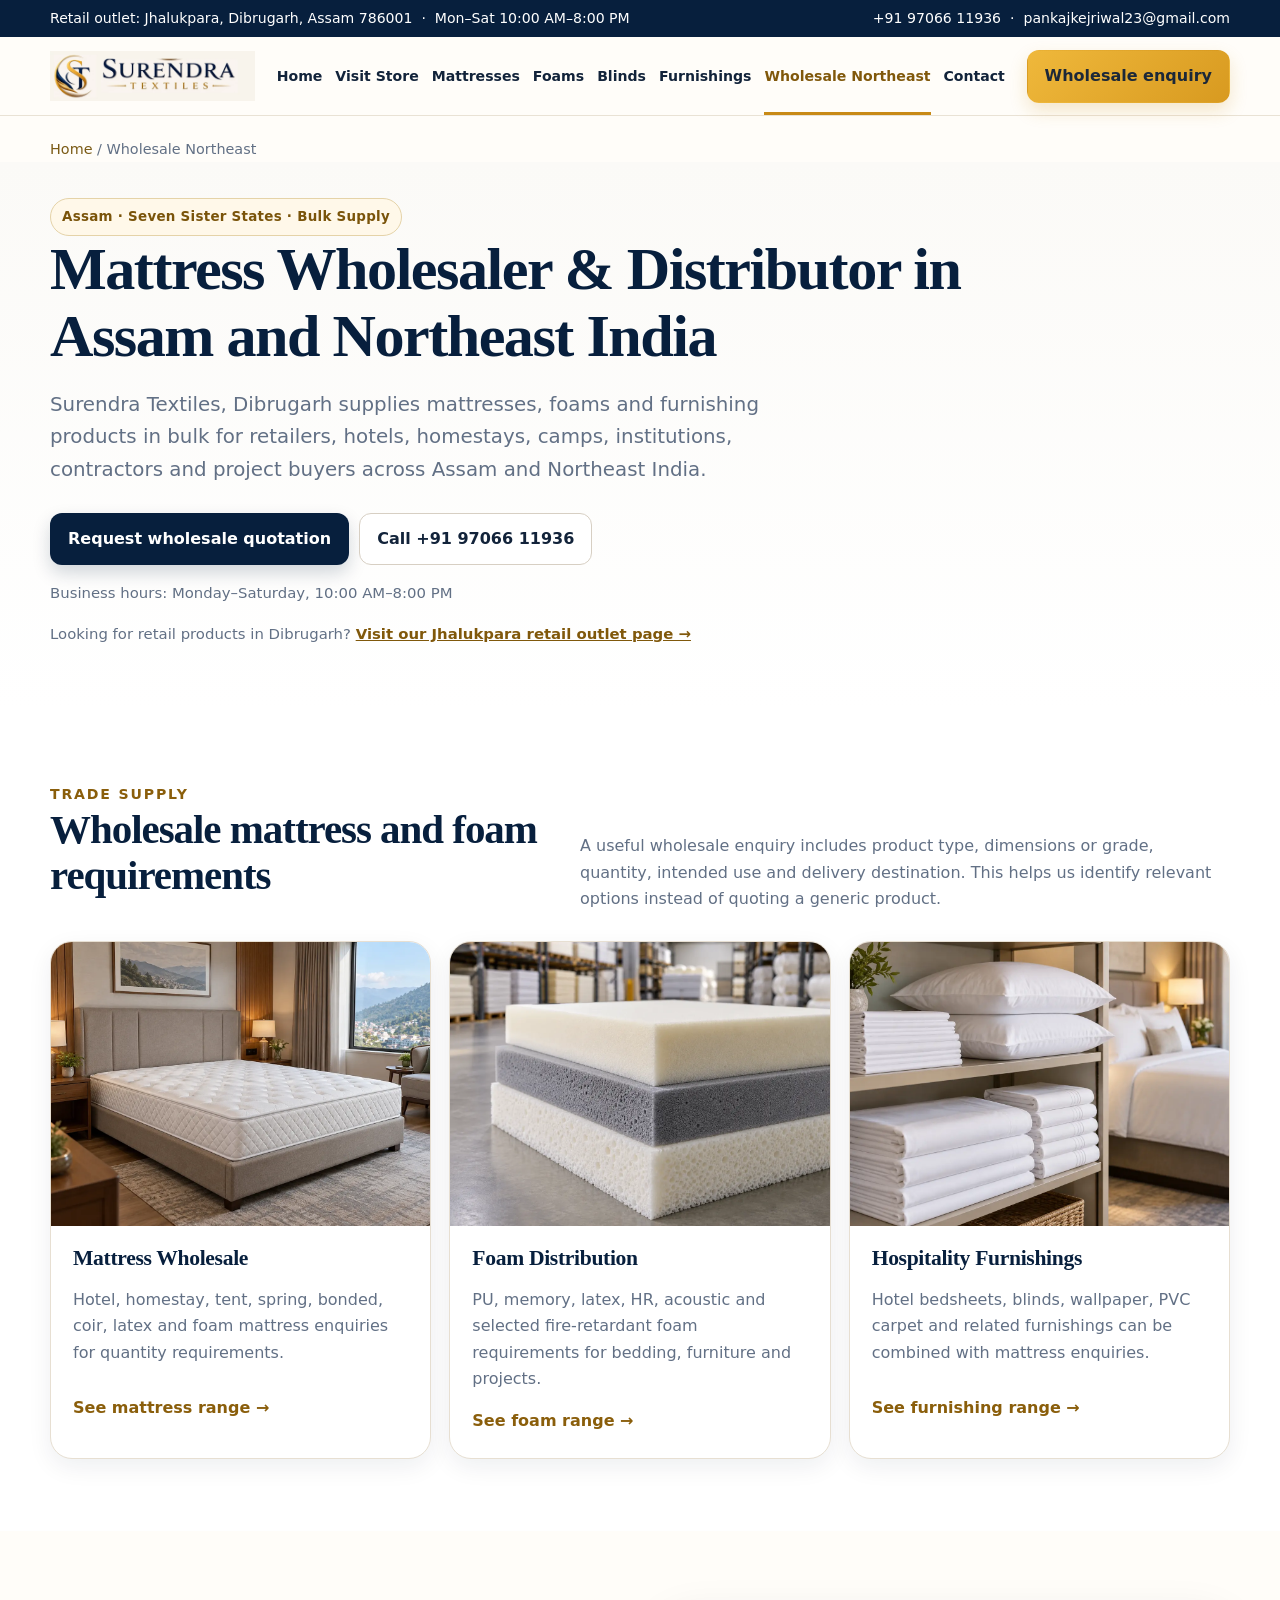
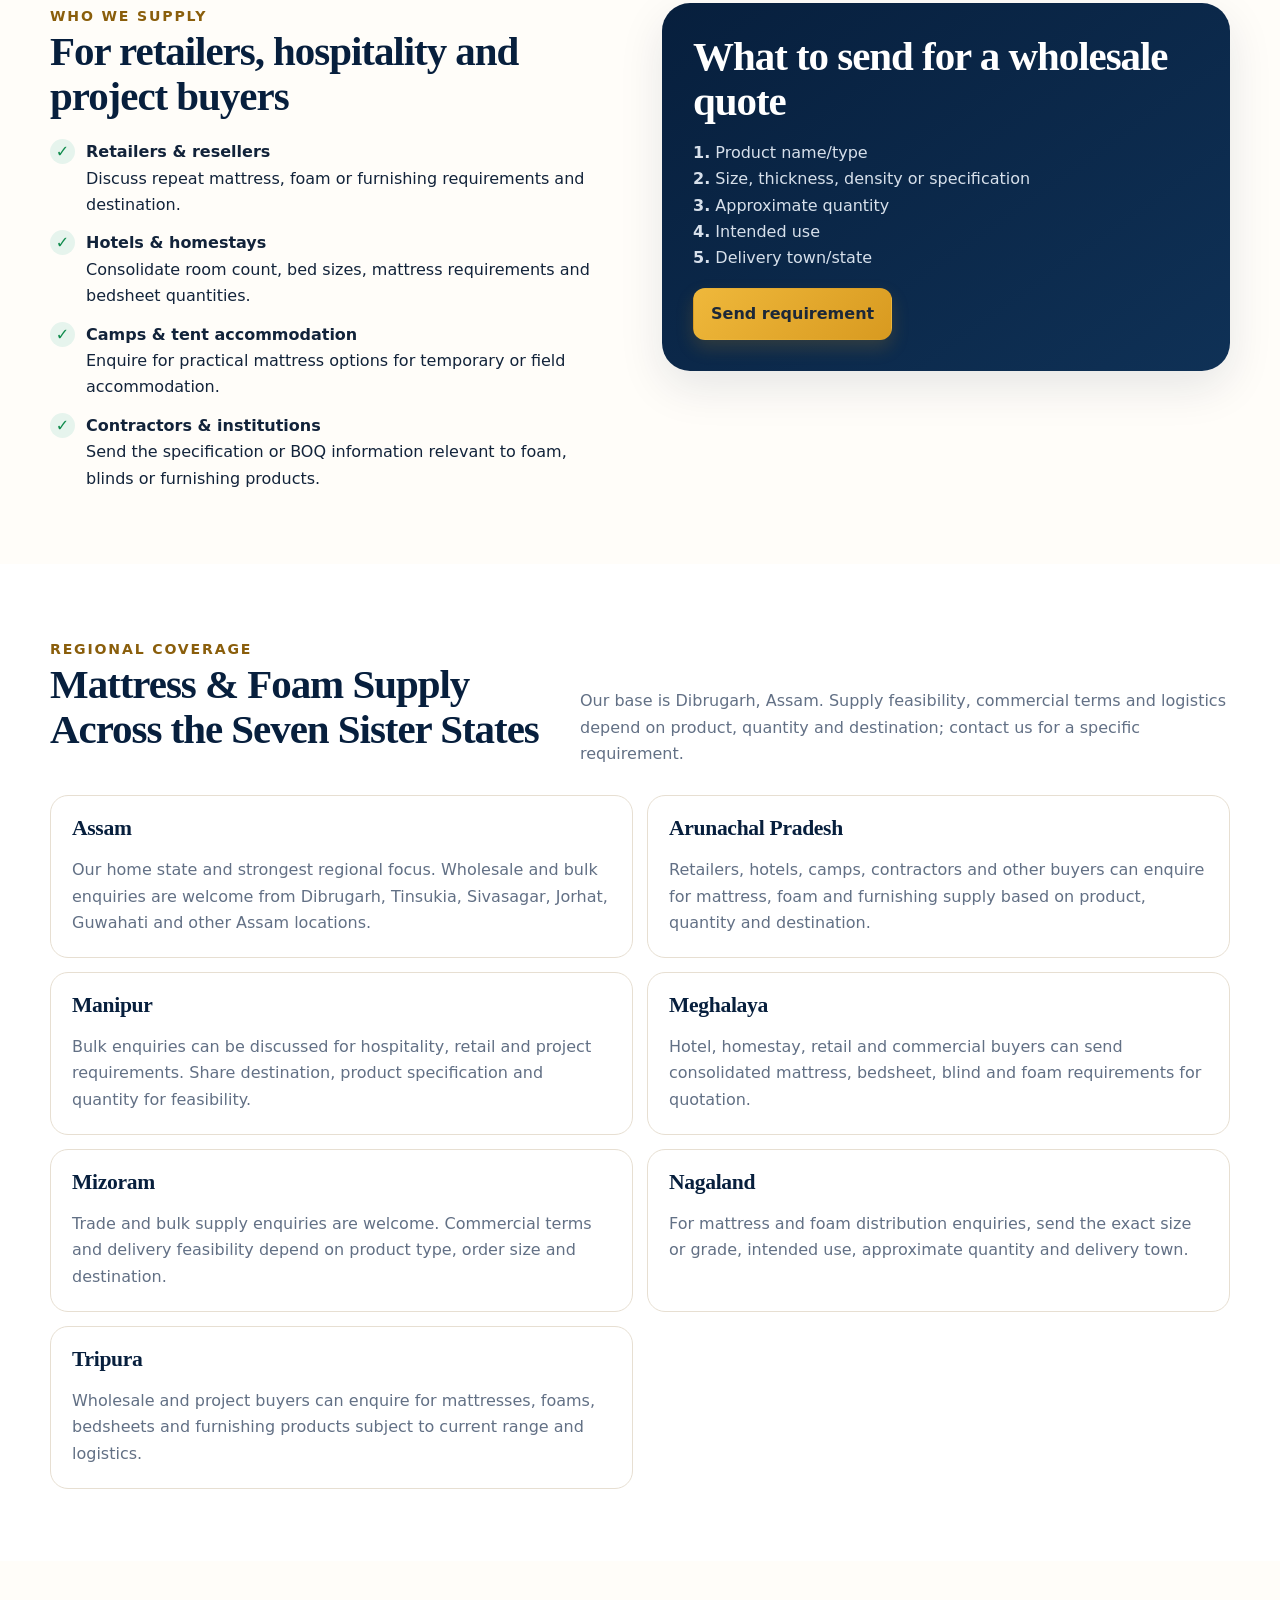
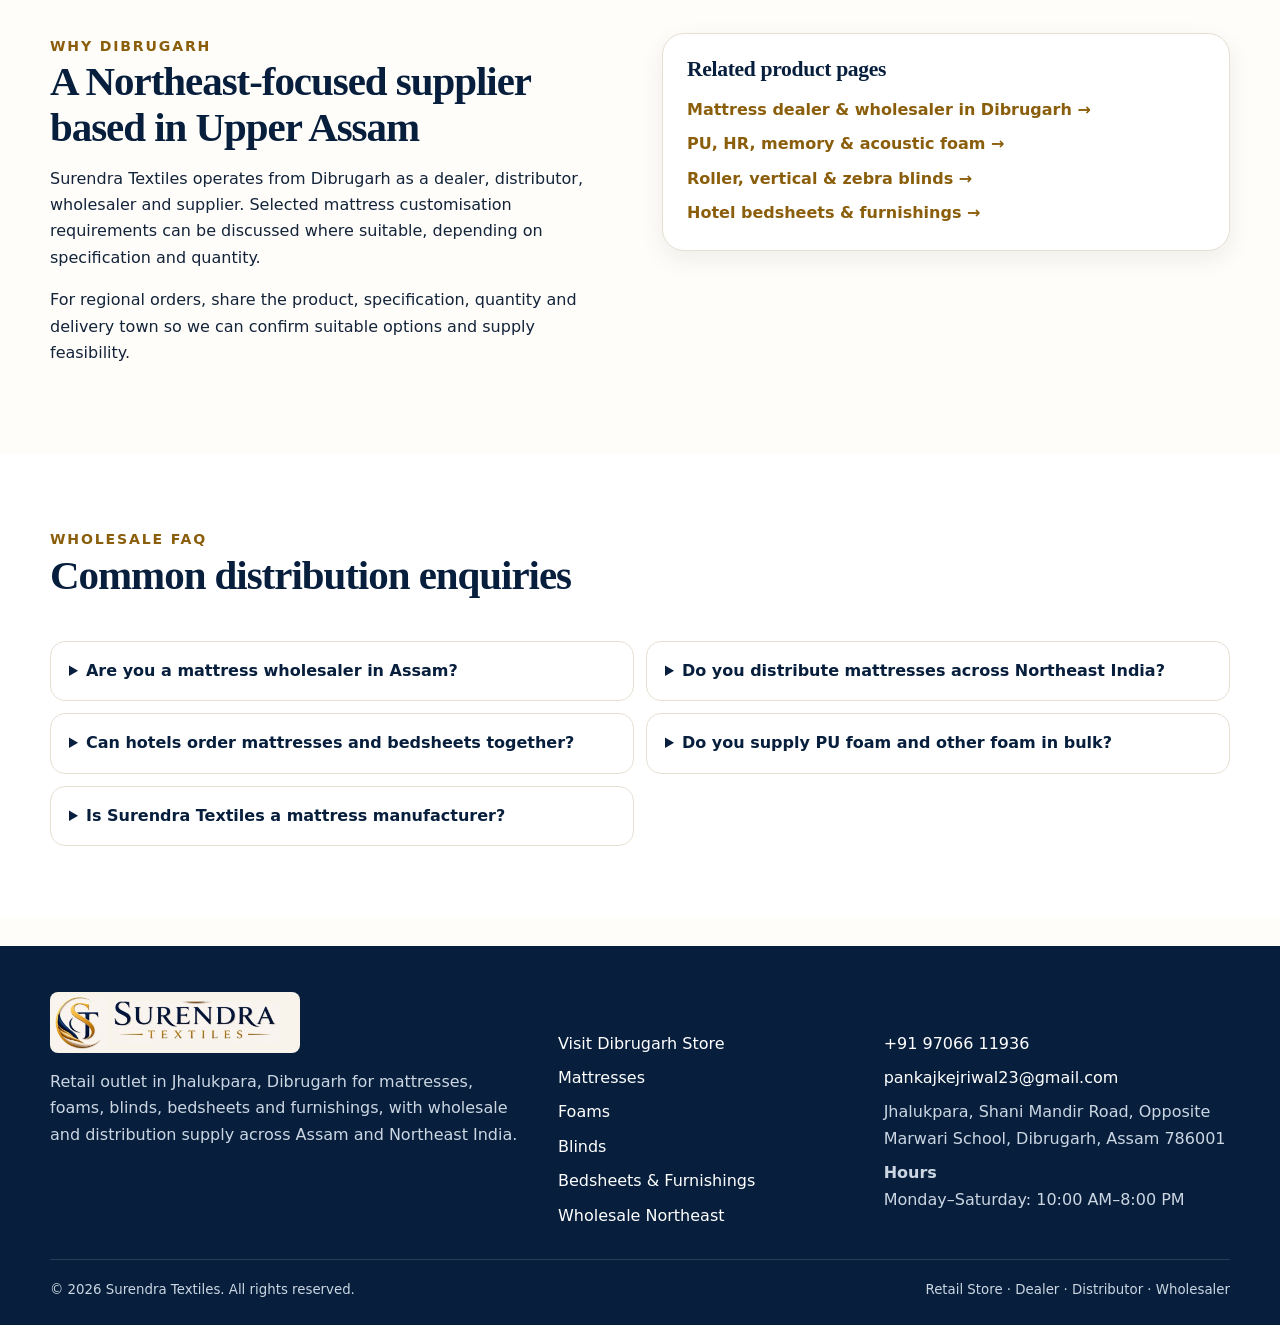
<file: wholesale-northeast.html>
<!DOCTYPE html>

<html lang="en-IN">
<head>
<meta charset="utf-8"/>
<meta content="width=device-width,initial-scale=1" name="viewport"/>
<title>Mattress Wholesaler Assam &amp; Northeast India | Surendra Textiles</title>
<meta content="Mattress, foam and furnishing wholesaler and bulk supplier serving Assam and Northeast India from Dibrugarh. Trade, hotel, homestay, institutional and project enquiries welcome." name="description"/>
<meta content="index,follow" name="robots"/>
<link href="https://surendratextiles.in/wholesale-northeast.html" rel="canonical"/>
<link href="assets/surendra-textiles-icon.webp" rel="icon" type="image/webp"/>
<meta content="#14202f" name="theme-color"/>
<meta content="website" property="og:type"/>
<meta content="Surendra Textiles" property="og:site_name"/>
<meta content="Mattress Wholesaler Assam &amp; Northeast India | Surendra Textiles" property="og:title"/>
<meta content="Wholesale mattress, foam and furnishing supply from Dibrugarh to buyers across Assam and Northeast India." property="og:description"/>
<meta content="https://surendratextiles.in/wholesale-northeast.html" property="og:url"/>
<meta content="https://surendratextiles.in/assets/og-surendra-textiles.jpg" property="og:image"/>
<meta content="Surendra Textiles mattress, foam and furnishing supplier in Dibrugarh, Assam" property="og:image:alt"/>
<meta content="summary_large_image" name="twitter:card"/>
<link as="image" fetchpriority="high" href="assets/products/hotel-mattress-dibrugarh.webp" rel="preload" type="image/webp"/>
<link href="styles.css" rel="stylesheet"/>
<script type="application/ld+json">
{
  "@context":"https://schema.org",
  "@graph":[
    {
      "@type":"WebPage",
      "@id":"https://surendratextiles.in/wholesale-northeast.html#webpage",
      "url":"https://surendratextiles.in/wholesale-northeast.html",
      "name":"Mattress Wholesaler & Distributor in Assam and Northeast India",
      "about":{"@id":"https://surendratextiles.in/#business"}
    },
    {
      "@type":"Service",
      "@id":"https://surendratextiles.in/wholesale-northeast.html#service",
      "name":"Wholesale mattress, foam and furnishing supply",
      "provider":{"@id":"https://surendratextiles.in/#business"},
      "areaServed":[
        {"@type":"State","name":"Assam"},
        {"@type":"State","name":"Arunachal Pradesh"},
        {"@type":"State","name":"Manipur"},
        {"@type":"State","name":"Meghalaya"},
        {"@type":"State","name":"Mizoram"},
        {"@type":"State","name":"Nagaland"},
        {"@type":"State","name":"Tripura"}
      ],
      "serviceType":"Wholesale distribution and bulk supply of mattresses, foam, blinds, bedsheets and furnishings"
    },
    {
      "@type":"BreadcrumbList",
      "itemListElement":[
        {"@type":"ListItem","position":1,"name":"Home","item":"https://surendratextiles.in/"},
        {"@type":"ListItem","position":2,"name":"Wholesale Northeast","item":"https://surendratextiles.in/wholesale-northeast.html"}
      ]
    }
  ]
}
</script>
</head>
<body>
<a class="skip" href="#main">Skip to main content</a>
<div class="topbar">
<div class="container">
<span>Retail outlet: Jhalukpara, Dibrugarh, Assam 786001  ·  Mon–Sat 10:00 AM–8:00 PM</span>
<span><a href="tel:+919706611936">+91 97066 11936</a>  ·  <a href="mailto:pankajkejriwal23@gmail.com">pankajkejriwal23@gmail.com</a></span>
</div>
</div>
<header class="header">
<div class="container nav">
<a aria-label="Surendra Textiles home" class="brand" href="index.html"><img alt="Surendra Textiles" class="brand-logo" height="220" src="assets/surendra-textiles-logo.webp" width="900"/></a>
<button aria-controls="main-nav" aria-expanded="false" class="menu" type="button">Menu</button>
<nav aria-label="Primary navigation" class="navlinks" id="main-nav"><a href="index.html">Home</a><a href="store-dibrugarh.html">Visit Store</a><a href="mattresses.html">Mattresses</a><a href="foams.html">Foams</a><a href="blinds.html">Blinds</a><a href="furnishings.html">Furnishings</a><a aria-current="page" href="wholesale-northeast.html">Wholesale Northeast</a><a href="contact.html">Contact</a></nav>
<a class="cta gold" href="https://wa.me/919706611936?text=Hello%20Surendra%20Textiles%2C%20I%20need%20a%20wholesale%20quotation." rel="noopener" target="_blank">Wholesale enquiry</a>
</div>
</header>
<main id="main">
<div class="container breadcrumb"><a href="index.html">Home</a> / <span>Wholesale Northeast</span></div>
<section class="page-hero wholesale-hero">
<div class="container">
<span class="eyebrow">Assam · Seven Sister States · Bulk Supply</span>
<h1>Mattress Wholesaler &amp; Distributor in Assam and Northeast India</h1>
<p class="lead">Surendra Textiles, Dibrugarh supplies mattresses, foams and furnishing products in bulk for retailers, hotels, homestays, camps, institutions, contractors and project buyers across Assam and Northeast India.</p>
<div class="hero-actions">
<a class="cta primary" href="https://wa.me/919706611936?text=Hello%20Surendra%20Textiles%2C%20I%20need%20a%20wholesale%20mattress%20or%20foam%20quotation.%20My%20location%20is%3A%20" rel="noopener" target="_blank">Request wholesale quotation</a>
<a class="cta ghost" href="tel:+919706611936">Call +91 97066 11936</a>
</div>
<p class="micro">Business hours: Monday–Saturday, 10:00 AM–8:00 PM</p>
<p class="micro retail-path">Looking for retail products in Dibrugarh? <a href="store-dibrugarh.html">Visit our Jhalukpara retail outlet page →</a></p></div>
</section>
<section class="section alt">
<div class="container">
<div class="section-head">
<div><span class="kicker">Trade supply</span><h2>Wholesale mattress and foam requirements</h2></div>
<p>A useful wholesale enquiry includes product type, dimensions or grade, quantity, intended use and delivery destination. This helps us identify relevant options instead of quoting a generic product.</p>
</div>
<div class="cards wholesale-cards">
<article class="card image-card"><img alt="Hotel mattress for wholesale and bulk supply" decoding="async" height="900" loading="lazy" src="assets/products/hotel-mattress-dibrugarh.webp" width="1200"/><div class="card-body"><h3>Mattress Wholesale</h3><p>Hotel, homestay, tent, spring, bonded, coir, latex and foam mattress enquiries for quantity requirements.</p><a class="more" href="mattresses.html">See mattress range →</a></div></article>
<article class="card image-card"><img alt="PU, HR and memory foam slabs for bulk supply" decoding="async" height="900" loading="lazy" src="assets/products/pu-hr-memory-foam.webp" width="1200"/><div class="card-body"><h3>Foam Distribution</h3><p>PU, memory, latex, HR, acoustic and selected fire-retardant foam requirements for bedding, furniture and projects.</p><a class="more" href="foams.html">See foam range →</a></div></article>
<article class="card image-card"><img alt="Hotel bedsheets and linen for hospitality bulk requirements" decoding="async" height="900" loading="lazy" src="assets/products/hotel-bedsheets.webp" width="1200"/><div class="card-body"><h3>Hospitality Furnishings</h3><p>Hotel bedsheets, blinds, wallpaper, PVC carpet and related furnishings can be combined with mattress enquiries.</p><a class="more" href="furnishings.html">See furnishing range →</a></div></article>
</div>
</div>
</section>
<section class="section">
<div class="container split">
<div>
<span class="kicker">Who we supply</span>
<h2>For retailers, hospitality and project buyers</h2>
<div class="checks">
<div class="check"><b>✓</b><div><strong>Retailers &amp; resellers</strong><br/><span>Discuss repeat mattress, foam or furnishing requirements and destination.</span></div></div>
<div class="check"><b>✓</b><div><strong>Hotels &amp; homestays</strong><br/><span>Consolidate room count, bed sizes, mattress requirements and bedsheet quantities.</span></div></div>
<div class="check"><b>✓</b><div><strong>Camps &amp; tent accommodation</strong><br/><span>Enquire for practical mattress options for temporary or field accommodation.</span></div></div>
<div class="check"><b>✓</b><div><strong>Contractors &amp; institutions</strong><br/><span>Send the specification or BOQ information relevant to foam, blinds or furnishing products.</span></div></div>
</div>
</div>
<aside class="quote-box">
<h2>What to send for a wholesale quote</h2>
<p><strong>1.</strong> Product name/type<br/><strong>2.</strong> Size, thickness, density or specification<br/><strong>3.</strong> Approximate quantity<br/><strong>4.</strong> Intended use<br/><strong>5.</strong> Delivery town/state</p>
<a class="cta gold" href="contact.html">Send requirement</a>
</aside>
</div>
</section>
<section class="section alt">
<div class="container">
<div class="section-head">
<div><span class="kicker">Regional coverage</span><h2>Mattress &amp; Foam Supply Across the Seven Sister States</h2></div>
<p>Our base is Dibrugarh, Assam. Supply feasibility, commercial terms and logistics depend on product, quantity and destination; contact us for a specific requirement.</p>
</div>
<div class="regional-grid">
<article class="regional-card" id="assam"><h3>Assam</h3><p>Our home state and strongest regional focus. Wholesale and bulk enquiries are welcome from Dibrugarh, Tinsukia, Sivasagar, Jorhat, Guwahati and other Assam locations.</p></article>
<article class="regional-card" id="arunachal"><h3>Arunachal Pradesh</h3><p>Retailers, hotels, camps, contractors and other buyers can enquire for mattress, foam and furnishing supply based on product, quantity and destination.</p></article>
<article class="regional-card" id="manipur"><h3>Manipur</h3><p>Bulk enquiries can be discussed for hospitality, retail and project requirements. Share destination, product specification and quantity for feasibility.</p></article>
<article class="regional-card" id="meghalaya"><h3>Meghalaya</h3><p>Hotel, homestay, retail and commercial buyers can send consolidated mattress, bedsheet, blind and foam requirements for quotation.</p></article>
<article class="regional-card" id="mizoram"><h3>Mizoram</h3><p>Trade and bulk supply enquiries are welcome. Commercial terms and delivery feasibility depend on product type, order size and destination.</p></article>
<article class="regional-card" id="nagaland"><h3>Nagaland</h3><p>For mattress and foam distribution enquiries, send the exact size or grade, intended use, approximate quantity and delivery town.</p></article>
<article class="regional-card" id="tripura"><h3>Tripura</h3><p>Wholesale and project buyers can enquire for mattresses, foams, bedsheets and furnishing products subject to current range and logistics.</p></article>
</div>
</div>
</section>
<section class="section">
<div class="container split">
<div>
<span class="kicker">Why Dibrugarh</span>
<h2>A Northeast-focused supplier based in Upper Assam</h2>
<p>Surendra Textiles operates from Dibrugarh as a dealer, distributor, wholesaler and supplier. Selected mattress customisation requirements can be discussed where suitable, depending on specification and quantity.</p>
<p>For regional orders, share the product, specification, quantity and delivery town so we can confirm suitable options and supply feasibility.</p>
</div>
<div class="card">
<h3>Related product pages</h3>
<div class="footer-links">
<a class="more" href="mattresses.html">Mattress dealer &amp; wholesaler in Dibrugarh →</a>
<a class="more" href="foams.html">PU, HR, memory &amp; acoustic foam →</a>
<a class="more" href="blinds.html">Roller, vertical &amp; zebra blinds →</a>
<a class="more" href="furnishings.html">Hotel bedsheets &amp; furnishings →</a>
</div>
</div>
</div>
</section>
<section class="section alt">
<div class="container">
<div class="section-head"><div><span class="kicker">Wholesale FAQ</span><h2>Common distribution enquiries</h2></div></div>
<div class="faq">
<details><summary>Are you a mattress wholesaler in Assam?</summary><p>Surendra Textiles takes wholesale and bulk mattress enquiries from its Dibrugarh, Assam base, including requirements from retailers, hospitality businesses and project buyers.</p></details>
<details><summary>Do you distribute mattresses across Northeast India?</summary><p>We accept trade and bulk enquiries across Assam, Arunachal Pradesh, Manipur, Meghalaya, Mizoram, Nagaland and Tripura. Actual supply feasibility depends on product, order quantity and destination.</p></details>
<details><summary>Can hotels order mattresses and bedsheets together?</summary><p>Yes. Hotels and homestays can send room counts, bed sizes, mattress requirements and bedsheet quantities together for a consolidated discussion.</p></details>
<details><summary>Do you supply PU foam and other foam in bulk?</summary><p>Bulk enquiries are welcome for PU foam and other stated foam categories. Send thickness, dimensions, grade or density if known, application, quantity and delivery location.</p></details>
<details><summary>Is Surendra Textiles a mattress manufacturer?</summary><p>Selected custom mattress requirements can be discussed where suitable. For exact possibilities, share the size, construction, quantity and intended use.</p></details>
</div>
</div>
</section>
</main>
<footer class="footer">
<div class="container">
<div class="footer-grid">
<div>
<a aria-label="Surendra Textiles home" class="brand" href="index.html"><img alt="Surendra Textiles" class="brand-logo" height="220" src="assets/surendra-textiles-logo.webp" width="900"/></a>
<p>Retail outlet in Jhalukpara, Dibrugarh for mattresses, foams, blinds, bedsheets and furnishings, with wholesale and distribution supply across Assam and Northeast India.</p>
</div>
<div>
<h3>Products</h3>
<div class="footer-links"><a href="store-dibrugarh.html">Visit Dibrugarh Store</a><a href="mattresses.html">Mattresses</a><a href="foams.html">Foams</a><a href="blinds.html">Blinds</a><a href="furnishings.html">Bedsheets &amp; Furnishings</a><a href="wholesale-northeast.html">Wholesale Northeast</a></div>
</div>
<div>
<h3>Contact</h3>
<div class="footer-links">
<a href="tel:+919706611936">+91 97066 11936</a>
<a href="mailto:pankajkejriwal23@gmail.com">pankajkejriwal23@gmail.com</a>
<span>Jhalukpara, Shani Mandir Road, Opposite Marwari School, Dibrugarh, Assam 786001</span>
<span><strong>Hours</strong><br/>Monday–Saturday: 10:00 AM–8:00 PM</span>
</div>
</div>
</div>
<div class="copyright">
<small>© <span data-year=""></span> Surendra Textiles. All rights reserved.</small>
<small>Retail Store · Dealer · Distributor · Wholesaler</small>
</div>
</div>
</footer>
<div aria-label="Quick contact" class="sticky-actions">
<a href="tel:+919706611936">Call now</a>
<a href="https://wa.me/919706611936?text=Hello%20Surendra%20Textiles%2C%20I%20need%20a%20wholesale%20quotation." rel="noopener" target="_blank">WhatsApp</a>
</div>
<script defer="" src="script.js"></script>
</body>
</html>
</file>
<file: styles.css>
:root{
  --navy:#071f3d;
  --navy-2:#12365d;
  --gold:#c88a16;
  --gold-2:#efb83b;
  --cream:#fbf7ef;
  --cream-2:#f4ecdf;
  --paper:#fffdf9;
  --card:#ffffff;
  --ink:#12233a;
  --muted:#627085;
  --line:#e7dfd2;
  --success:#0f8b4c;
  --shadow:0 16px 45px rgba(7,31,61,.10);
  --shadow-soft:0 8px 24px rgba(7,31,61,.07);
  --radius:22px;
}
*{box-sizing:border-box}
html{scroll-behavior:smooth}
body{margin:0;font-family:Inter,ui-sans-serif,system-ui,-apple-system,BlinkMacSystemFont,"Segoe UI",sans-serif;background:var(--paper);color:var(--ink);line-height:1.65}
a{color:inherit}
img{display:block;max-width:100%;height:auto}
.container{width:min(1180px,calc(100% - 36px));margin-inline:auto}
.skip{position:absolute;left:-9999px;top:8px;background:#fff;padding:10px 14px;z-index:999;border-radius:10px}
.skip:focus{left:10px}
.topbar{background:var(--navy);color:#fff;font-size:.88rem}
.topbar .container{display:flex;justify-content:space-between;gap:18px;padding:7px 0;flex-wrap:wrap}
.topbar a{text-decoration:none;color:#fff}
.header{position:sticky;top:0;z-index:30;background:rgba(255,253,249,.96);backdrop-filter:blur(12px);border-bottom:1px solid rgba(231,223,210,.9)}
.nav{display:flex;align-items:center;justify-content:space-between;min-height:78px;gap:18px}
.brand{display:flex;align-items:center;text-decoration:none;flex:0 0 auto}
.brand-logo{width:225px;height:auto;object-fit:contain}
.navlinks{display:flex;gap:18px;align-items:center}
.navlinks a{text-decoration:none;font-weight:750;font-size:.94rem;padding:28px 0 24px;border-bottom:3px solid transparent}
.navlinks a:hover,.navlinks a[aria-current="page"]{color:#80580b;border-color:var(--gold)}
.menu{display:none;border:1px solid var(--line);background:white;border-radius:12px;padding:9px 12px;font:inherit;font-weight:800}
.cta{display:inline-flex;align-items:center;justify-content:center;gap:8px;border-radius:12px;padding:12px 17px;text-decoration:none;font-weight:850;border:1px solid transparent;transition:transform .18s ease,box-shadow .18s ease,background .18s ease}
.cta:hover{transform:translateY(-1px)}
.cta.primary{background:var(--navy);color:#fff;box-shadow:0 8px 18px rgba(7,31,61,.18)}
.cta.primary:hover{background:var(--navy-2)}
.cta.gold{background:linear-gradient(135deg,var(--gold-2),#d89a20);color:#1c2838;box-shadow:0 8px 18px rgba(200,138,22,.2)}
.cta.whatsapp{background:#119b4b;color:#fff}
.cta.ghost{border-color:#d7cfc3;background:#fff;color:var(--ink)}
.hero{position:relative;overflow:hidden;padding:64px 0 56px;background:linear-gradient(135deg,#fffdf9 0%,#f7efe3 100%)}
.hero:before{content:"";position:absolute;right:-180px;top:-250px;width:600px;height:600px;border-radius:50%;background:radial-gradient(circle,rgba(239,184,59,.28),transparent 68%);pointer-events:none}
.hero-grid,.page-hero-grid{display:grid;grid-template-columns:minmax(0,1.02fr) minmax(0,.98fr);gap:48px;align-items:center}
.hero-copy{position:relative;z-index:1}
.eyebrow{display:inline-flex;align-items:center;gap:8px;padding:7px 11px;border:1px solid #e5d3a8;border-radius:999px;background:#fff8e9;font-weight:850;font-size:.84rem;color:#7a540a;letter-spacing:.02em}
h1,h2,h3{font-family:Georgia,"Times New Roman",serif;line-height:1.1;letter-spacing:-.025em;margin:0 0 15px;color:var(--navy)}
h1{font-size:clamp(2.55rem,5.2vw,5rem);max-width:920px}
h2{font-size:clamp(1.9rem,3.2vw,3rem)}
h3{font-size:1.35rem;letter-spacing:-.015em}
.lead{font-size:clamp(1.05rem,1.55vw,1.24rem);color:var(--muted);max-width:780px}
.hero-actions{display:flex;gap:10px;flex-wrap:wrap;margin-top:26px}
.micro{font-size:.93rem;color:var(--muted);margin-top:16px}
.trust-row{display:grid;grid-template-columns:repeat(3,1fr);gap:10px;margin-top:27px}
.trust-row span{padding:13px 14px;border-left:3px solid var(--gold);background:rgba(255,255,255,.7);border-radius:0 12px 12px 0}
.trust-row strong,.trust-row small{display:block}
.trust-row small{color:var(--muted);margin-top:2px}
.hero-media{margin:0;border-radius:28px;overflow:hidden;background:#fff;box-shadow:var(--shadow);border:1px solid rgba(231,223,210,.85);position:relative}
.hero-media img{width:100%;aspect-ratio:4/3;object-fit:cover}
.hero-media figcaption{position:absolute;left:16px;bottom:16px;right:16px;padding:10px 12px;background:rgba(7,31,61,.88);color:#fff;border-radius:12px;font-size:.88rem}
.hero-media.compact figcaption{display:none}
.section{padding:72px 0}
.section.alt{background:#fff}
.section-head{display:flex;justify-content:space-between;gap:30px;align-items:end;margin-bottom:28px}
.section-head p{max-width:650px;color:var(--muted);margin:0}
.kicker{font-size:.88rem;font-weight:900;color:#8a5e0b;text-transform:uppercase;letter-spacing:.13em}
.cards{display:grid;grid-template-columns:repeat(3,1fr);gap:18px}
.card{background:var(--card);border:1px solid var(--line);border-radius:var(--radius);padding:24px;box-shadow:var(--shadow-soft)}
.card p{color:var(--muted)}
.card a.more,.showcase-card a.more{font-weight:850;text-decoration:none;color:#8a5e0b}
.card a.more:hover,.showcase-card a.more:hover{text-decoration:underline}
.image-card{padding:0;overflow:hidden}
.image-card>img,.card-image-link img{width:100%;aspect-ratio:4/3;object-fit:cover;transition:transform .28s ease}
.card-image-link{display:block;overflow:hidden}
.image-card:hover .card-image-link img,.image-card:hover>img{transform:scale(1.018)}
.card-body{padding:21px 22px 23px}
.product-cards .card p{min-height:78px}
.split{display:grid;grid-template-columns:1fr 1fr;gap:44px;align-items:start}
.checks{display:grid;gap:12px;margin-top:20px}
.check{display:flex;gap:11px;align-items:flex-start}
.check b{display:inline-grid;place-items:center;flex:0 0 25px;width:25px;height:25px;border-radius:50%;background:#e6f4ed;color:var(--success)}
.quote-box{background:linear-gradient(145deg,var(--navy),#0f3156);color:#fff;border-radius:28px;padding:31px;box-shadow:var(--shadow)}
.quote-box h2,.quote-box h3{color:#fff}
.quote-box p{color:#d7e0eb}
.quote-box .cta.ghost{background:transparent;border-color:rgba(255,255,255,.35);color:#fff}
.service-area{display:grid;grid-template-columns:repeat(7,1fr);gap:10px;margin-top:22px}
.state{border:1px solid var(--line);background:#fff;border-radius:14px;padding:12px 9px;text-align:center;font-weight:800;text-decoration:none;box-shadow:0 3px 10px rgba(7,31,61,.03)}
.state:hover{border-color:#c9a44e;box-shadow:0 8px 22px rgba(7,31,61,.08)}
.buyer-list{display:grid;grid-template-columns:1fr 1fr;gap:9px}
.buyer-list span{padding:11px 12px;border:1px solid var(--line);border-radius:12px;background:#fff;font-weight:750}
.taglist{display:flex;flex-wrap:wrap;gap:8px;margin-top:16px}
.tag{border:1px solid var(--line);border-radius:999px;padding:6px 10px;font-size:.85rem;background:#fff}
.breadcrumb{font-size:.9rem;color:var(--muted);padding-top:22px}
.breadcrumb a{text-decoration:none;color:#7b5b16}
.page-hero{padding:36px 0 48px;background:linear-gradient(180deg,#fffdf9 0%,#f8f1e7 100%)}
.page-hero h1{font-size:clamp(2.45rem,4.7vw,4.55rem)}
.page-hero .hero-media{border-radius:24px}
.showcase-grid{display:grid;gap:18px;margin:8px 0 34px}
.showcase-grid.three{grid-template-columns:repeat(3,1fr)}
.showcase-grid.two{grid-template-columns:repeat(2,1fr)}
.showcase-card{overflow:hidden;background:#fff;border:1px solid var(--line);border-radius:20px;box-shadow:var(--shadow-soft)}
.showcase-card img{width:100%;aspect-ratio:4/3;object-fit:cover}
.showcase-card>div{padding:19px 20px 21px}
.showcase-card p{margin:0;color:var(--muted)}
.subsection-title{font-size:clamp(1.6rem,2.6vw,2.2rem);margin:8px 0 18px}
.product-list{display:grid;grid-template-columns:repeat(2,1fr);gap:14px}
.product-row{padding:19px 20px;border:1px solid var(--line);border-radius:16px;background:#fff}
.product-row h3{font-size:1.22rem;margin-bottom:8px}
.product-row p{color:var(--muted);margin-bottom:0}
.faq{display:grid;grid-template-columns:1fr 1fr;gap:12px}
details{border:1px solid var(--line);border-radius:15px;background:#fff;padding:16px 18px}
summary{cursor:pointer;font-weight:850;color:var(--navy)}
details p{color:var(--muted);margin-bottom:0}
.contact-grid{display:grid;grid-template-columns:.86fr 1.14fr;gap:28px}
.contact-card{background:#fff;border:1px solid var(--line);border-radius:22px;padding:26px;box-shadow:var(--shadow-soft)}
.contact-list{display:grid;gap:13px}
.contact-list a{text-decoration:none;font-weight:750;color:#7a540a}
form{display:grid;grid-template-columns:1fr 1fr;gap:14px}
label{font-size:.88rem;font-weight:800;display:grid;gap:6px}
input,select,textarea{width:100%;border:1px solid #d8d1c7;border-radius:11px;padding:12px 13px;font:inherit;background:#fff;color:var(--ink)}
textarea{min-height:120px;resize:vertical}
.full{grid-column:1/-1}
button{cursor:pointer}
.notice{background:#fff8e5;border:1px solid #ecd08c;border-radius:14px;padding:13px 15px;font-size:.9rem}
.footer{background:var(--navy);color:white;padding:46px 0 24px;margin-top:28px}
.footer-grid{display:grid;grid-template-columns:1.3fr .8fr .95fr;gap:34px}
.footer a{color:#fff;text-decoration:none}
.footer p,.footer small,.footer span{color:#cbd6e2}
.footer .brand-logo{width:250px;filter:none;border-radius:8px}
.footer-links{display:grid;gap:8px}
.copyright{border-top:1px solid rgba(255,255,255,.13);margin-top:30px;padding-top:19px;display:flex;justify-content:space-between;gap:20px;flex-wrap:wrap}
.sticky-actions{display:none}
.regional-grid{display:grid;grid-template-columns:repeat(2,1fr);gap:14px}
.regional-card{background:#fff;border:1px solid var(--line);border-radius:18px;padding:21px;scroll-margin-top:110px}
.regional-card p{color:var(--muted);margin-bottom:0}
.wholesale-hero{background:linear-gradient(180deg,#fbfaf7 0%,#fff 100%)}
.wholesale-cards .card p{min-height:92px}

@media(max-width:1080px){
  .brand-logo{width:185px}
  .navlinks{gap:13px}
  .navlinks a{font-size:.9rem}
  .nav>.cta.gold{display:none}
}
@media(max-width:900px){
  .hero-grid,.page-hero-grid,.split,.contact-grid{grid-template-columns:1fr}
  .hero-media{max-width:760px}
  .cards{grid-template-columns:1fr 1fr}
  .showcase-grid.three{grid-template-columns:1fr 1fr}
  .service-area{grid-template-columns:repeat(4,1fr)}
  .navlinks{display:none;position:absolute;top:78px;left:18px;right:18px;background:#fff;border:1px solid var(--line);border-radius:18px;padding:12px 18px;box-shadow:var(--shadow);flex-direction:column;align-items:stretch}
  .navlinks.open{display:flex}
  .navlinks a{padding:10px 2px;border-bottom:1px solid var(--line)}
  .menu{display:block}
  .faq{grid-template-columns:1fr}
}
@media(max-width:640px){
  .container{width:min(100% - 26px,1180px)}
  .topbar .container{justify-content:center;text-align:center}
  .topbar .container span:last-child{display:none}
  .nav{min-height:70px}
  .brand-logo{width:165px}
  .navlinks{top:70px}
  .hero{padding:44px 0 38px}
  .page-hero{padding:28px 0 38px}
  h1{font-size:clamp(2.25rem,12vw,3.6rem)}
  .cards,.product-list,.showcase-grid.three,.showcase-grid.two{grid-template-columns:1fr}
  .product-cards .card p,.wholesale-cards .card p{min-height:0}
  .service-area{grid-template-columns:repeat(2,1fr)}
  .section{padding:54px 0}
  .section-head{display:block}
  .section-head p{margin-top:10px}
  .trust-row{grid-template-columns:1fr}
  .buyer-list{grid-template-columns:1fr}
  .footer-grid{grid-template-columns:1fr}
  form{grid-template-columns:1fr}
  .full{grid-column:auto}
  .sticky-actions{position:fixed;display:grid;grid-template-columns:1fr 1fr;gap:8px;left:10px;right:10px;bottom:10px;z-index:50;background:rgba(255,255,255,.96);backdrop-filter:blur(10px);border:1px solid var(--line);border-radius:16px;padding:8px;box-shadow:var(--shadow)}
  .sticky-actions a{text-align:center;padding:10px;border-radius:11px;font-weight:850;text-decoration:none}
  .sticky-actions a:first-child{background:var(--navy);color:white}
  .sticky-actions a:last-child{background:#e7f7ef;color:#11643e}
  body{padding-bottom:74px}
  .footer .brand-logo{width:235px}
}


/* Retail-outlet enhancements */
.retail-outlet-section{background:linear-gradient(180deg,#fff 0%,#fbf7ef 100%);padding-top:64px;padding-bottom:64px}
.retail-outlet-grid{display:grid;grid-template-columns:minmax(0,1.15fr) minmax(320px,.85fr);gap:32px;align-items:center}
.store-facts{display:grid;gap:12px;margin:24px 0}
.store-facts>div{display:grid;grid-template-columns:150px 1fr;gap:14px;padding:13px 0;border-bottom:1px solid var(--line)}
.store-facts strong{color:var(--navy)}
.store-facts span{color:var(--muted)}
.retail-product-preview{display:grid;grid-template-columns:1fr 1fr;gap:12px}
.retail-product-preview a{position:relative;overflow:hidden;border-radius:20px;box-shadow:var(--shadow-soft);min-height:270px;background:#fff}
.retail-product-preview img{width:100%;height:100%;object-fit:cover;aspect-ratio:3/4}
.retail-product-preview span{position:absolute;left:12px;right:12px;bottom:12px;padding:9px 11px;background:rgba(7,31,61,.9);color:#fff;border-radius:10px;font-weight:850;text-align:center}
.retail-visit-band{padding-top:48px;padding-bottom:48px;background:linear-gradient(135deg,#f7efe3 0%,#fffdf9 100%)}
.retail-visit-inner{display:flex;align-items:center;justify-content:space-between;gap:32px}
.retail-visit-inner>div:first-child{max-width:760px}
.retail-visit-inner p{color:var(--muted);margin-bottom:0}
.store-info-grid{display:grid;grid-template-columns:repeat(3,1fr);gap:18px}
.store-info-card{border:1px solid var(--line);border-radius:var(--radius);background:#fff;padding:26px;box-shadow:var(--shadow-soft)}
.store-info-card address{font-style:normal;color:var(--muted);font-size:1.04rem}
.store-info-card a{color:#7a540a;text-decoration:none}
.store-info-card a:hover{text-decoration:underline}
.retail-store-hero{background:linear-gradient(180deg,#fffdf9 0%,#f8f1e7 100%)}
.retail-path a{color:#80580b;font-weight:800}
@media(min-width:1081px){.navlinks{gap:13px}.navlinks a{font-size:.88rem}.brand-logo{width:205px}}
@media(max-width:900px){.retail-outlet-grid,.store-info-grid{grid-template-columns:1fr}.retail-product-preview{max-width:700px}.retail-visit-inner{display:block}.retail-visit-inner .hero-actions{margin-top:20px}}
@media(max-width:640px){.store-facts>div{grid-template-columns:1fr;gap:4px}.retail-product-preview{grid-template-columns:1fr 1fr}.retail-product-preview a{min-height:220px}}
</file>
